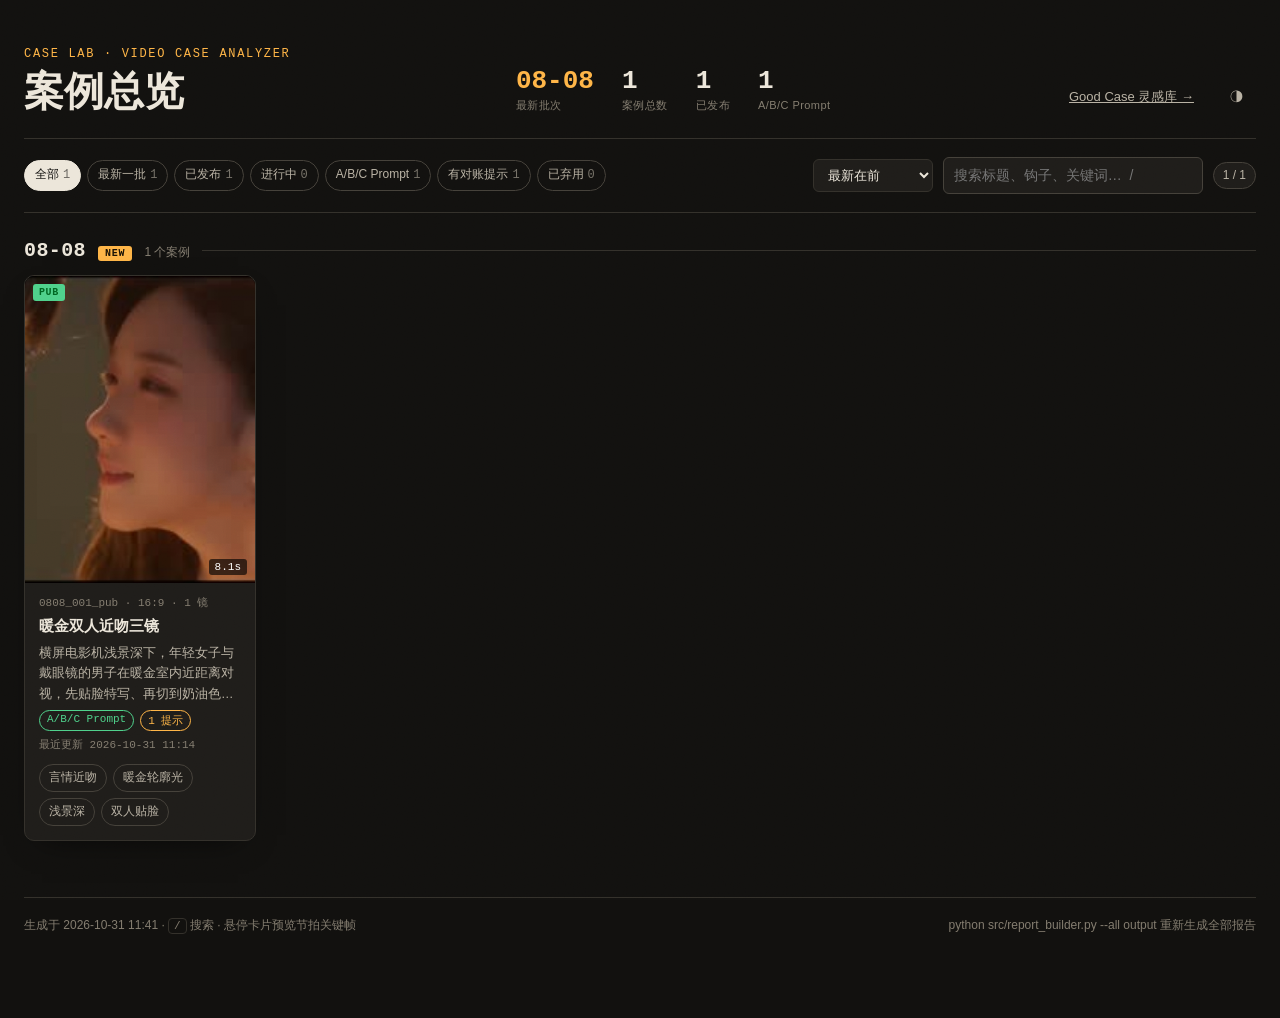
<file: examples/output/index.html>
<!doctype html>
<html lang="zh-CN" data-theme="dark">
<head>
<meta charset="utf-8">
<meta name="viewport" content="width=device-width, initial-scale=1">
<title>Case Lab · 案例总览</title>
<style>
/* Case Lab report — editing-bay aesthetic. Single file, no external fonts. */

:root {
  --serif: "Songti SC", "STSong", "Noto Serif SC", "Source Han Serif SC", "Iowan Old Style", Georgia, serif;
  --sans: "PingFang SC", "Hiragino Sans GB", "Noto Sans SC", "Microsoft YaHei", -apple-system, "Segoe UI", sans-serif;
  --mono: "SF Mono", "JetBrains Mono", "Cascadia Code", Menlo, Consolas, monospace;

  --fn-hook: #ff6b4a;
  --fn-setup: #7a8aa0;
  --fn-build: #f0b429;
  --fn-twist: #b08cff;
  --fn-payoff: #4fd18b;
  --fn-ending: #8c8577;

  --radius: 10px;
  --radius-sm: 6px;
  --maxw: 1320px;
}

[data-theme="dark"] {
  --bg: #12110f;
  --bg-2: #1a1916;
  --panel: #1f1d1a;
  --panel-2: #26241f;
  --line: #34312b;
  --line-2: #45413a;
  --ink: #ece6da;
  --ink-2: #b9b2a4;
  --ink-3: #847d70;
  --accent: #ffb547;
  --accent-ink: #1a1408;
  --accent-soft: rgba(255, 181, 71, .14);
  --good: #4fd18b;
  --warn: #ffb547;
  --bad: #ff6b4a;
  --skip: #847d70;
  --track-motion: #6fd3c4;
  --track-audio: #e58fb5;
  --track-bright: #d9cfb8;
  --shadow: 0 1px 0 rgba(255, 255, 255, .03) inset, 0 12px 32px -18px rgba(0, 0, 0, .8);
  color-scheme: dark;
}

[data-theme="light"] {
  --bg: #f4f0e8;
  --bg-2: #ece6db;
  --panel: #fbf9f4;
  --panel-2: #f3eee4;
  --line: #ddd5c6;
  --line-2: #c9bfad;
  --ink: #1d1b17;
  --ink-2: #4f4a40;
  --ink-3: #8a8274;
  --accent: #c2410c;
  --accent-ink: #fff;
  --accent-soft: rgba(194, 65, 12, .1);
  --good: #15803d;
  --warn: #b45309;
  --bad: #c2410c;
  --skip: #8a8274;
  --track-motion: #0f766e;
  --track-audio: #be185d;
  --track-bright: #6b6252;
  --shadow: 0 10px 30px -20px rgba(60, 40, 10, .35);
  color-scheme: light;
}

* { box-sizing: border-box; }
html { scroll-behavior: smooth; scroll-padding-top: 72px; }
body {
  margin: 0;
  background: var(--bg);
  color: var(--ink);
  font: 14px/1.65 var(--sans);
  -webkit-font-smoothing: antialiased;
}
button, input, select { font: inherit; color: inherit; }
img { display: block; max-width: 100%; }
.tc, .num { font-family: var(--mono); font-variant-numeric: tabular-nums; }
.dim { color: var(--ink-3); }
.spacer { flex: 1; }

.grain {
  position: fixed; inset: 0; pointer-events: none; z-index: 100; opacity: .05; mix-blend-mode: overlay;
  background-image: url("data:image/svg+xml;utf8,<svg xmlns='http://www.w3.org/2000/svg' width='160' height='160'><filter id='n'><feTurbulence type='fractalNoise' baseFrequency='.9' numOctaves='2' stitchTiles='stitch'/></filter><rect width='100%' height='100%' filter='url(%23n)'/></svg>");
}

/* ---------- top bar ---------- */
.topbar {
  position: sticky; top: 0; z-index: 50;
  background: color-mix(in srgb, var(--bg) 82%, transparent);
  backdrop-filter: blur(14px) saturate(1.2);
  border-bottom: 1px solid var(--line);
}
.topbar-inner {
  max-width: var(--maxw); margin: 0 auto; padding: 10px 24px;
  display: flex; align-items: center; gap: 18px;
}
.brand { display: flex; align-items: center; gap: 8px; color: var(--ink); text-decoration: none; font-weight: 600; letter-spacing: .04em; white-space: nowrap; }
.brand-mark { color: var(--accent); font-size: 18px; }
.toc { display: flex; gap: 2px; overflow-x: auto; scrollbar-width: none; flex: 1; }
.toc::-webkit-scrollbar { display: none; }
.toc a {
  padding: 5px 10px; border-radius: 999px; color: var(--ink-3); text-decoration: none; white-space: nowrap; font-size: 13px;
  transition: color .15s, background .15s;
}
.toc a:hover { color: var(--ink); }
.toc a.on { color: var(--accent); background: var(--accent-soft); }
.top-actions { display: flex; align-items: center; gap: 8px; }

.btn {
  display: inline-flex; align-items: center; gap: 6px; cursor: pointer;
  padding: 6px 12px; border-radius: var(--radius-sm); border: 1px solid var(--line-2);
  background: var(--panel-2); font-size: 13px; white-space: nowrap;
  transition: border-color .15s, background .15s, transform .1s;
}
.btn:hover { border-color: var(--accent); }
.btn:active { transform: translateY(1px); }
.btn.ghost { background: transparent; border-color: transparent; color: var(--ink-2); }
.btn.ghost:hover { color: var(--ink); border-color: var(--line-2); }
.btn.icon { width: 32px; height: 32px; padding: 0; justify-content: center; }
.btn.on { background: var(--accent); color: var(--accent-ink); border-color: var(--accent); }
.btn.primary { background: var(--accent); color: var(--accent-ink); border-color: var(--accent); font-weight: 600; }

.check-pill {
  font-size: 12px; padding: 4px 10px; border-radius: 999px; border: 1px solid var(--line-2);
  color: var(--ink-2); cursor: pointer; white-space: nowrap;
}
.check-pill b { font-weight: 600; }
.check-pill .ok { color: var(--good); }
.check-pill .w { color: var(--warn); }
.check-pill .f { color: var(--bad); }

/* ---------- page ---------- */
.page { max-width: var(--maxw); margin: 0 auto; padding: 0 24px 80px; }

.hero {
  display: grid; grid-template-columns: minmax(0, 1.35fr) minmax(0, 1fr); gap: 40px;
  padding: 48px 0 36px; border-bottom: 1px solid var(--line);
  animation: rise .6s ease both;
}
.hero-kicker { font: 12px/1 var(--mono); letter-spacing: .14em; color: var(--accent); text-transform: uppercase; }
.hero h1 {
  font: 600 clamp(28px, 3.6vw, 44px)/1.18 var(--serif); margin: 14px 0 18px; letter-spacing: .01em;
  text-wrap: balance;
}
.hero .quote {
  font: 400 18px/1.75 var(--serif); color: var(--ink); margin: 0 0 18px;
  padding-left: 16px; border-left: 3px solid var(--accent);
}
.hero .meta-row { display: flex; flex-wrap: wrap; gap: 6px; }
.chip {
  display: inline-flex; align-items: center; gap: 5px; padding: 3px 9px; border-radius: 999px;
  border: 1px solid var(--line-2); font-size: 12px; color: var(--ink-2); background: var(--panel);
}
.chip b { color: var(--ink); font-weight: 600; }
.chip.accent { border-color: var(--accent); color: var(--accent); background: var(--accent-soft); }

.hero-side { display: flex; flex-direction: column; gap: 16px; }
.stat-grid { display: grid; grid-template-columns: repeat(3, 1fr); gap: 1px; background: var(--line); border: 1px solid var(--line); border-radius: var(--radius); overflow: hidden; }
.stat { background: var(--panel); padding: 14px 14px 12px; }
.stat .k { font-size: 11px; color: var(--ink-3); letter-spacing: .06em; }
.stat .v { font: 600 22px/1.3 var(--mono); margin-top: 4px; font-variant-numeric: tabular-nums; }
.stat .v small { font-size: 12px; color: var(--ink-3); font-weight: 400; margin-left: 2px; }
.stat .h { font-size: 11px; color: var(--ink-3); margin-top: 2px; }
.hero-note { font-size: 13px; color: var(--ink-2); background: var(--panel); border: 1px solid var(--line); border-radius: var(--radius); padding: 12px 14px; }
.hero-note b { color: var(--ink); }

/* ---------- blocks ---------- */
.block { padding: 44px 0 8px; animation: rise .6s ease both; }
.block-head { display: flex; align-items: flex-end; justify-content: space-between; gap: 16px; flex-wrap: wrap; margin-bottom: 18px; }
.block-head h2 { font: 600 24px/1.2 var(--serif); margin: 0; display: flex; align-items: baseline; gap: 12px; }
.block-head .idx { font: 500 12px/1 var(--mono); color: var(--accent); letter-spacing: .1em; }
.block-head .sub { margin: 0; color: var(--ink-3); font-size: 13px; }
.tools { display: flex; gap: 10px; align-items: center; flex-wrap: wrap; }

.panel { background: var(--panel); border: 1px solid var(--line); border-radius: var(--radius); box-shadow: var(--shadow); }

/* ---------- monitor ---------- */
.monitor { display: grid; grid-template-columns: minmax(0, 1fr) minmax(300px, 380px); gap: 16px; }
.monitor.portrait { grid-template-columns: minmax(260px, 360px) minmax(0, 1fr); }
.player-wrap {
  position: relative; background: #000; border-radius: var(--radius); overflow: hidden; border: 1px solid var(--line);
  display: flex; flex-direction: column;
}
.player-wrap video { width: 100%; flex: 1; min-height: 0; background: #000; max-height: 72vh; object-fit: contain; }
.player-empty {
  position: absolute; inset: 0 0 48px; display: none; flex-direction: column; align-items: center; justify-content: center; gap: 10px;
  color: #b9b2a4; background: repeating-linear-gradient(135deg, #15140f 0 12px, #1a1913 12px 24px);
}
.player-wrap.empty .player-empty { display: flex; }
.player-bar {
  display: flex; align-items: center; gap: 8px; padding: 8px 10px; background: #0d0c0a; border-top: 1px solid #2a2823; color: #ece6da;
}
.player-bar .btn { background: #1f1d1a; border-color: #3a372f; color: #ece6da; }
.player-bar .btn.on { background: var(--accent); color: var(--accent-ink); }
.player-bar select { background: #1f1d1a; border: 1px solid #3a372f; border-radius: 6px; padding: 4px 6px; color: #ece6da; }
.player-bar .tc { font-size: 13px; }

.inspector { padding: 18px; display: flex; flex-direction: column; gap: 12px; min-height: 100%; }
.insp-top { display: flex; align-items: center; justify-content: space-between; gap: 8px; }
.insp-id { font: 600 26px/1 var(--mono); }
.insp-time { font: 12px var(--mono); color: var(--ink-3); }
.insp-event { font: 500 16px/1.6 var(--serif); margin: 0; }
.insp-dl { display: grid; grid-template-columns: 52px 1fr; gap: 6px 10px; margin: 0; font-size: 13px; }
.insp-dl dt { color: var(--ink-3); font-size: 12px; padding-top: 1px; }
.insp-dl dd { margin: 0; color: var(--ink-2); }
.insp-nav { display: flex; gap: 6px; margin-top: auto; }
.insp-nav .btn { flex: 1; justify-content: center; }
.insp-progress { height: 3px; background: var(--line); border-radius: 2px; overflow: hidden; }
.insp-progress i { display: block; height: 100%; background: var(--accent); width: 0; }

.fn {
  display: inline-flex; align-items: center; gap: 5px; font: 600 11px/1 var(--mono); letter-spacing: .06em; text-transform: uppercase;
  padding: 4px 7px; border-radius: 4px; color: #111; background: var(--c, var(--fn-setup));
}
.fn[data-fn="hook"] { --c: var(--fn-hook); }
.fn[data-fn="setup"] { --c: var(--fn-setup); }
.fn[data-fn="build"] { --c: var(--fn-build); }
.fn[data-fn="twist"] { --c: var(--fn-twist); }
.fn[data-fn="payoff"] { --c: var(--fn-payoff); }
.fn[data-fn="ending"] { --c: var(--fn-ending); }
.att { display: inline-flex; gap: 2px; vertical-align: middle; }
.att i { width: 6px; height: 10px; border-radius: 1px; background: var(--line-2); }
.att i.on { background: var(--accent); }

.verdict { font-size: 11px; padding: 2px 6px; border-radius: 4px; border: 1px solid var(--line-2); color: var(--ink-2); white-space: nowrap; }
.verdict.bad { color: var(--bad); border-color: color-mix(in srgb, var(--bad) 50%, transparent); }
.verdict.hint { color: var(--warn); border-color: color-mix(in srgb, var(--warn) 50%, transparent); }
.verdict.ok { color: var(--good); border-color: color-mix(in srgb, var(--good) 40%, transparent); }

/* ---------- tracks ---------- */
.tracks { position: relative; margin-top: 16px; padding: 14px 16px 10px; }
.tracks-legend { display: flex; gap: 14px; flex-wrap: wrap; font-size: 12px; color: var(--ink-3); margin-bottom: 8px; }
.tracks-legend span { display: inline-flex; align-items: center; gap: 6px; }
.tracks-legend i { width: 10px; height: 10px; border-radius: 2px; display: inline-block; }
.tracks-canvas { position: relative; user-select: none; cursor: crosshair; touch-action: none; }
.tracks-canvas svg { display: block; width: 100%; overflow: visible; }
.tracks-canvas .lbl { font: 11px var(--sans); fill: var(--ink-3); }
.tracks-canvas .axis { font: 10px var(--mono); fill: var(--ink-3); }
.tracks-canvas .grid { stroke: var(--line); stroke-width: 1; }
.tracks-canvas .lane { fill: var(--bg-2); }
.tracks-canvas .shot { fill: var(--panel-2); stroke: var(--line-2); }
.tracks-canvas .shot.alt { fill: color-mix(in srgb, var(--panel-2) 60%, var(--line-2)); }
.tracks-canvas .shot.on { fill: var(--accent-soft); stroke: var(--accent); }
.tracks-canvas .beat { opacity: .82; transition: opacity .12s; }
.tracks-canvas .beat.on { opacity: 1; stroke: var(--ink); stroke-width: 1.5; }
.tracks-canvas .beat-t { font: 600 10px var(--mono); fill: #111; pointer-events: none; }
.tracks-canvas .curve-motion { fill: color-mix(in srgb, var(--track-motion) 28%, transparent); stroke: var(--track-motion); stroke-width: 1.2; }
.tracks-canvas .curve-audio { fill: color-mix(in srgb, var(--track-audio) 26%, transparent); stroke: var(--track-audio); stroke-width: 1.2; }
.tracks-canvas .curve-bright { fill: none; stroke: var(--track-bright); stroke-width: 1.2; stroke-dasharray: 3 2; }
.tracks-canvas .curve-att { fill: color-mix(in srgb, var(--accent) 18%, transparent); stroke: var(--accent); stroke-width: 1.6; }
.tracks-canvas .onset { stroke: var(--track-audio); stroke-width: 1; opacity: .75; }
.tracks-canvas .cut { stroke: var(--ink); stroke-width: 1; opacity: .55; }
.tracks-canvas .cut.sync { stroke: var(--good); opacity: 1; stroke-width: 2; }
.tracks-canvas .peak { fill: var(--accent); cursor: pointer; }
.tracks-canvas .playhead { stroke: var(--accent); stroke-width: 2; }
.tracks-canvas .hoverline { stroke: var(--ink-2); stroke-width: 1; stroke-dasharray: 2 3; }
.tracks-canvas .loop { fill: var(--accent-soft); stroke: var(--accent); stroke-dasharray: 4 3; }

.scrub-tip {
  position: absolute; z-index: 5; pointer-events: none; width: 188px;
  background: var(--panel); border: 1px solid var(--line-2); border-radius: 8px; padding: 6px; box-shadow: 0 14px 30px -12px rgba(0, 0, 0, .6);
  font-size: 12px;
}
.scrub-tip img { width: 100%; border-radius: 4px; margin-bottom: 6px; background: #000; max-height: 200px; object-fit: contain; }
.scrub-tip .row { display: flex; justify-content: space-between; color: var(--ink-3); }
.scrub-tip .row b { color: var(--ink); font-family: var(--mono); font-weight: 500; }
.scrub-tip .tt { font: 600 13px var(--mono); margin-bottom: 4px; }

/* ---------- beats ---------- */
.chips { display: flex; gap: 6px; flex-wrap: wrap; }
.chips button {
  padding: 4px 10px; border-radius: 999px; border: 1px solid var(--line-2); background: transparent; cursor: pointer; font-size: 12px; color: var(--ink-2);
}
.chips button.on { background: var(--ink); color: var(--bg); border-color: var(--ink); }
.chips button .n { font-family: var(--mono); opacity: .6; margin-left: 4px; }
.search {
  width: 260px; padding: 6px 10px; border-radius: var(--radius-sm); border: 1px solid var(--line-2); background: var(--panel);
}
.search:focus { outline: none; border-color: var(--accent); }
.seg { display: inline-flex; border: 1px solid var(--line-2); border-radius: var(--radius-sm); overflow: hidden; }
.seg button { border: 0; background: transparent; padding: 5px 10px; cursor: pointer; color: var(--ink-3); }
.seg button.on { background: var(--panel-2); color: var(--ink); }

.beats.list .beat-row {
  display: grid; grid-template-columns: 196px 128px minmax(0, 1.5fr) minmax(0, 1fr) minmax(0, 1fr); gap: 16px;
  padding: 14px 16px; border-bottom: 1px solid var(--line); cursor: pointer; position: relative;
  transition: background .12s;
}
.beats.list .beat-row:hover { background: var(--panel); }
.beats.list .beat-row.on { background: var(--accent-soft); }
.beats.list .beat-row.on::before { content: ""; position: absolute; left: 0; top: 0; bottom: 0; width: 3px; background: var(--accent); }
.beats.list .beat-row:first-child { border-top: 1px solid var(--line); }
.thumbs { display: grid; grid-template-columns: 1fr 1fr; gap: 4px; align-self: start; }
.thumbs.portrait { grid-template-columns: 1fr 1fr; max-width: 140px; }
.thumbs figure { margin: 0; position: relative; border-radius: 4px; overflow: hidden; background: #000; cursor: zoom-in; aspect-ratio: var(--ar, 16/9); }
.thumbs img { width: 100%; height: 100%; object-fit: cover; transition: transform .25s; }
.thumbs figure:hover img { transform: scale(1.05); }
.thumbs figcaption { position: absolute; left: 3px; bottom: 3px; font: 600 9px var(--mono); color: #fff; background: rgba(0, 0, 0, .6); padding: 1px 4px; border-radius: 2px; }
.thumbs .none { aspect-ratio: var(--ar, 16/9); border: 1px dashed var(--line-2); border-radius: 4px; display: grid; place-items: center; font-size: 10px; color: var(--ink-3); }
.beat-meta { display: flex; flex-direction: column; gap: 6px; font-size: 12px; }
.beat-meta .bid { font: 600 16px var(--mono); }
.beat-meta .bt { font: 12px var(--mono); color: var(--ink-3); }
.beat-main .ev { font: 500 14.5px/1.6 var(--serif); margin: 0 0 6px; }
.beat-main .act { color: var(--ink-2); margin: 0; font-size: 13px; }
.beat-col h5 { margin: 0 0 4px; font-size: 11px; font-weight: 500; color: var(--ink-3); letter-spacing: .06em; }
.beat-col p { margin: 0 0 8px; color: var(--ink-2); font-size: 13px; }
.motion-meter { display: flex; align-items: center; gap: 6px; margin-bottom: 6px; }
.motion-meter .bar { flex: 1; height: 4px; background: var(--line); border-radius: 2px; overflow: hidden; max-width: 90px; }
.motion-meter .bar i { display: block; height: 100%; background: var(--track-motion); }
.motion-meter .num { font-size: 11px; color: var(--ink-3); }
mark { background: color-mix(in srgb, var(--accent) 35%, transparent); color: inherit; border-radius: 2px; padding: 0 1px; }

.beats.cards { display: grid; grid-template-columns: repeat(auto-fill, minmax(260px, 1fr)); gap: 14px; }
.beats.cards .beat-row {
  display: flex; flex-direction: column; gap: 10px; padding: 12px; background: var(--panel); border: 1px solid var(--line);
  border-radius: var(--radius); cursor: pointer;
}
.beats.cards .beat-row.on { border-color: var(--accent); box-shadow: 0 0 0 1px var(--accent); }
.beats.cards .beat-col:not(.cam) { display: none; }
.beats.cards .thumbs { max-width: none; }
.beats.cards .beat-meta { flex-direction: row; align-items: center; flex-wrap: wrap; }
.empty-note { padding: 30px; text-align: center; color: var(--ink-3); border: 1px dashed var(--line-2); border-radius: var(--radius); }

/* ---------- generic cards ---------- */
.grid { display: grid; gap: 14px; }
.grid.c2 { grid-template-columns: repeat(2, minmax(0, 1fr)); }
.grid.c3 { grid-template-columns: repeat(3, minmax(0, 1fr)); }
.grid.c4 { grid-template-columns: repeat(4, minmax(0, 1fr)); }
.card { padding: 16px 18px; }
.card h4 { margin: 0 0 10px; font: 600 15px/1.3 var(--serif); display: flex; align-items: center; gap: 8px; }
.card h4 .tag { font: 500 10px var(--mono); color: var(--ink-3); letter-spacing: .08em; text-transform: uppercase; margin-left: auto; }
.card p { margin: 0 0 8px; color: var(--ink-2); }
.card ul { margin: 0; padding: 0; list-style: none; display: flex; flex-direction: column; gap: 7px; }
.card li { position: relative; padding-left: 16px; color: var(--ink-2); }
.card li::before { content: ""; position: absolute; left: 2px; top: .7em; width: 6px; height: 1px; background: var(--accent); }
.card.feature { border-color: color-mix(in srgb, var(--accent) 45%, var(--line)); background: linear-gradient(160deg, var(--accent-soft), transparent 60%), var(--panel); }
.card.feature .big { font: 500 17px/1.7 var(--serif); color: var(--ink); }
.kv { display: grid; grid-template-columns: 96px 1fr; gap: 8px 14px; margin: 0; }
.kv dt { color: var(--ink-3); font-size: 12px; padding-top: 2px; }
.kv dd { margin: 0; color: var(--ink-2); }
.tagset { display: flex; flex-wrap: wrap; gap: 6px; }

.col-keep { --c: var(--good); }
.col-swap { --c: var(--fn-build); }
.col-no { --c: var(--bad); }
.transfer-col { border-top: 3px solid var(--c); }
.transfer-col h4 { color: var(--c); }
.transfer-col li::before { background: var(--c); }

.palette { display: flex; height: 54px; border-radius: var(--radius-sm); overflow: hidden; border: 1px solid var(--line); }
.palette div { position: relative; min-width: 28px; }
.palette span { position: absolute; left: 6px; bottom: 4px; font: 10px var(--mono); color: #fff; mix-blend-mode: difference; }

.peaks { display: flex; flex-direction: column; gap: 8px; }
.peak-item { display: grid; grid-template-columns: 64px 1fr; gap: 10px; align-items: start; padding: 8px 10px; border-radius: var(--radius-sm); border: 1px solid var(--line); cursor: pointer; background: var(--bg-2); }
.peak-item:hover { border-color: var(--accent); }
.peak-item .tc { color: var(--accent); font-weight: 600; }

.big-num { font: 600 42px/1 var(--mono); font-variant-numeric: tabular-nums; color: var(--accent); }
.big-num small { font-size: 16px; color: var(--ink-3); margin-left: 4px; }

/* ---------- prompts ---------- */
.prompt-intro { padding: 14px 18px; margin-bottom: 14px; color: var(--ink-2); font-size: 13px; white-space: pre-wrap; }
.tabs { display: flex; gap: 6px; border-bottom: 1px solid var(--line); margin-bottom: 16px; overflow-x: auto; }
.tabs button {
  border: 0; background: transparent; padding: 10px 14px; cursor: pointer; color: var(--ink-3); border-bottom: 2px solid transparent; margin-bottom: -1px; white-space: nowrap;
  font-size: 14px;
}
.tabs button .k { font: 600 11px var(--mono); margin-right: 6px; padding: 2px 5px; border: 1px solid currentColor; border-radius: 3px; }
.tabs button.on { color: var(--ink); border-bottom-color: var(--accent); }
.prompt-blocks { display: grid; gap: 14px; grid-template-columns: repeat(auto-fit, minmax(420px, 1fr)); }
.prompt-block { display: flex; flex-direction: column; overflow: hidden; }
.prompt-head { display: flex; align-items: center; gap: 10px; padding: 12px 16px; border-bottom: 1px solid var(--line); background: var(--panel-2); }
.prompt-head h4 { margin: 0; font: 600 14px var(--serif); }
.prompt-head .count { font: 11px var(--mono); color: var(--ink-3); margin-left: auto; }
.prompt-body {
  padding: 14px 16px; margin: 0; white-space: pre-wrap; word-break: break-word; font: 13px/1.85 var(--sans); color: var(--ink-2);
  max-height: 460px; overflow: auto;
}
.prompt-body .lead { color: var(--accent); font-weight: 600; }
.prompt-block.expanded .prompt-body { max-height: none; }
.prompt-legacy { padding: 12px 18px; margin-bottom: 14px; font-size: 13px; line-height: 1.7; color: var(--ink-2); border-left: 3px solid var(--accent); }
.prompt-tabbar { display: flex; align-items: center; justify-content: space-between; gap: 12px; margin: -6px 0 12px; font-size: 12px; }
.tabs button.partial { opacity: .7; }
.prompt-block.partial { border-style: dashed; }
.badge-partial { font: 600 11px var(--sans); padding: 2px 8px; border-radius: 999px; color: var(--accent); border: 1px solid currentColor; white-space: nowrap; }
.prompt-directions { padding: 14px 18px; margin-top: 14px; }
.prompt-directions h4 { margin: 0 0 8px; font: 600 14px var(--serif); }
.prompt-directions ul { margin: 0 0 8px; padding-left: 18px; font-size: 13px; line-height: 1.8; color: var(--ink-2); }
.prompt-directions p { margin: 0; font-size: 12px; }

/* ---------- checks ---------- */
.checks { display: flex; flex-direction: column; }
.check { display: grid; grid-template-columns: 28px 160px 1fr; gap: 12px; padding: 12px 16px; border-bottom: 1px solid var(--line); align-items: start; }
.check:last-child { border-bottom: 0; }
.check .ico { width: 22px; height: 22px; border-radius: 50%; display: grid; place-items: center; font-size: 12px; font-weight: 700; }
.check.pass .ico { background: color-mix(in srgb, var(--good) 18%, transparent); color: var(--good); }
.check.warn .ico { background: color-mix(in srgb, var(--warn) 18%, transparent); color: var(--warn); }
.check.fail .ico { background: color-mix(in srgb, var(--bad) 18%, transparent); color: var(--bad); }
.check.skip .ico { background: var(--panel-2); color: var(--skip); }
.check .nm { font-weight: 600; }
.check .dt { color: var(--ink-2); }
.check .refs { display: inline-flex; gap: 4px; flex-wrap: wrap; margin-left: 6px; }
.check .refs button { font: 11px var(--mono); padding: 1px 6px; border-radius: 3px; border: 1px solid var(--line-2); background: transparent; cursor: pointer; }
.check .refs button:hover { border-color: var(--accent); color: var(--accent); }

.foot { margin-top: 56px; padding-top: 18px; border-top: 1px solid var(--line); color: var(--ink-3); font-size: 12px; display: flex; flex-wrap: wrap; gap: 18px; justify-content: space-between; }

/* ---------- overlays ---------- */
.lightbox { position: fixed; inset: 0; z-index: 200; background: rgba(8, 7, 6, .92); display: flex; align-items: center; justify-content: center; gap: 12px; }
.lightbox[hidden] { display: none; }
.lightbox figure { margin: 0; max-width: 86vw; max-height: 88vh; display: flex; flex-direction: column; align-items: center; gap: 10px; }
.lightbox img { max-height: 80vh; max-width: 86vw; object-fit: contain; border-radius: 6px; }
.lightbox figcaption { color: #ece6da; font-size: 13px; text-align: center; max-width: 720px; }
.lb-close { position: absolute; top: 16px; right: 20px; background: none; border: 0; color: #fff; font-size: 30px; cursor: pointer; }
.lb-nav { background: rgba(255, 255, 255, .08); border: 0; color: #fff; font-size: 30px; width: 44px; height: 64px; border-radius: 8px; cursor: pointer; }
.keys { position: fixed; inset: 0; z-index: 200; background: rgba(8, 7, 6, .7); display: grid; place-items: center; }
.keys[hidden] { display: none; }
.keys-card { background: var(--panel); border: 1px solid var(--line-2); border-radius: 12px; padding: 22px 26px; min-width: 300px; }
.keys-card h3 { margin: 0 0 12px; font: 600 18px var(--serif); }
.keys-card dl { display: grid; grid-template-columns: 90px 1fr; gap: 8px; margin: 0; }
.keys-card dt { font: 12px var(--mono); color: var(--accent); }
.keys-card dd { margin: 0; color: var(--ink-2); }
.toast { position: fixed; bottom: 24px; left: 50%; transform: translateX(-50%); z-index: 300; background: var(--ink); color: var(--bg); padding: 8px 16px; border-radius: 999px; font-size: 13px; animation: rise .25s ease both; }
.toast[hidden] { display: none; }

@keyframes rise { from { opacity: 0; transform: translateY(8px); } to { opacity: 1; transform: none; } }

/* ---------- responsive ---------- */
@media (max-width: 1100px) {
  .beats.list .beat-row { grid-template-columns: 176px 110px minmax(0, 1fr); }
  .beats.list .beat-col { grid-column: 3; }
  .grid.c4 { grid-template-columns: repeat(2, minmax(0, 1fr)); }
}
@media (max-width: 860px) {
  .hero { grid-template-columns: 1fr; gap: 24px; padding-top: 28px; }
  .monitor, .monitor.portrait { grid-template-columns: 1fr; }
  .grid.c2, .grid.c3 { grid-template-columns: 1fr; }
  .prompt-blocks { grid-template-columns: 1fr; }
  .toc { display: none; }
  .search { width: 100%; }
  .check { grid-template-columns: 28px 1fr; }
  .check .dt { grid-column: 2; }
}
@media (max-width: 560px) {
  .page, .topbar-inner { padding-left: 14px; padding-right: 14px; }
  .beats.list .beat-row { grid-template-columns: 1fr; }
  .beats.list .beat-col { grid-column: auto; }
  .stat-grid { grid-template-columns: repeat(2, 1fr); }
  .grid.c4 { grid-template-columns: 1fr; }
  .check-pill { display: none; }
}
@media (prefers-reduced-motion: reduce) { * { animation: none !important; transition: none !important; } html { scroll-behavior: auto; } }

/* ---------- index page ---------- */
.idx-head { padding: 48px 0 24px; border-bottom: 1px solid var(--line); display: flex; justify-content: space-between; align-items: flex-end; gap: 20px; flex-wrap: wrap; }
.idx-head h1 { font: 600 40px/1.1 var(--serif); margin: 10px 0 0; }
.idx-tools { display: flex; gap: 10px; align-items: center; flex-wrap: wrap; padding: 18px 0; }
.idx-grid { display: grid; grid-template-columns: repeat(auto-fill, minmax(230px, 1fr)); gap: 18px; }
.case-card { display: flex; flex-direction: column; text-decoration: none; color: inherit; overflow: hidden; transition: transform .2s, border-color .2s; animation: rise .5s ease both; }
.case-card:hover { transform: translateY(-3px); border-color: var(--accent); }
.case-card .cover { aspect-ratio: 3/4; background: #000 center/cover no-repeat; position: relative; }
.case-card .cover .badge { position: absolute; top: 8px; left: 8px; font: 600 10px var(--mono); padding: 3px 6px; border-radius: 3px; background: rgba(0, 0, 0, .65); color: #fff; letter-spacing: .06em; }
.case-card .cover .badge.pub { background: var(--good); color: #062; }
.case-card .cover .badge.del { background: #555; }
.case-card .cover .dur { position: absolute; bottom: 8px; right: 8px; font: 11px var(--mono); padding: 2px 6px; border-radius: 3px; background: rgba(0, 0, 0, .65); color: #fff; }
.case-card .body { padding: 12px 14px 14px; display: flex; flex-direction: column; gap: 6px; flex: 1; }
.case-card .cid { font: 11px var(--mono); color: var(--ink-3); }
.case-card h3 { font: 600 15px/1.4 var(--serif); margin: 0; }
.case-card p { margin: 0; font-size: 12.5px; color: var(--ink-2); display: -webkit-box; -webkit-line-clamp: 3; -webkit-box-orient: vertical; overflow: hidden; }
.case-card .foot-row { margin-top: auto; display: flex; gap: 6px; flex-wrap: wrap; padding-top: 6px; }
.case-card.no-report { opacity: .55; }

.idx-stats { display: flex; gap: 28px; flex-wrap: wrap; }
.idx-stats div { display: flex; flex-direction: column; gap: 2px; }
.idx-stats b { font: 600 26px/1 var(--mono); color: var(--ink); font-variant-numeric: tabular-nums; }
.idx-stats span { font-size: 11px; color: var(--ink-3); letter-spacing: .04em; }
.idx-stats .accent b { color: var(--accent); }
.idx-tools { position: sticky; top: 0; z-index: 5; background: var(--bg); border-bottom: 1px solid var(--line); margin-bottom: 8px; }
.idx-tools select { background: var(--panel); color: var(--ink); border: 1px solid var(--line); border-radius: 6px; padding: 7px 10px; font-size: 13px; }
.idx-tools .search { min-width: 220px; }
.chips button .n { font-family: var(--mono); opacity: .6; margin-left: 4px; }
.batch { margin: 26px 0 12px; display: flex; align-items: baseline; gap: 12px; }
.batch h2 { margin: 0; font: 600 20px var(--mono); letter-spacing: .02em; }
.batch .meta { font-size: 12px; color: var(--ink-3); }
.batch .new { font: 700 10px var(--mono); padding: 2px 7px; border-radius: 3px; background: var(--accent); color: #1a1205; letter-spacing: .08em; }
.batch .line { flex: 1; height: 1px; background: var(--line); align-self: center; }
.case-card .cover { transition: background-image .15s; }
.case-card .cover .prog { position: absolute; left: 8px; right: 8px; bottom: 30px; display: flex; gap: 3px; opacity: 0; transition: opacity .2s; }
.case-card:hover .cover .prog { opacity: 1; }
.case-card .cover .prog i { flex: 1; height: 2px; border-radius: 2px; background: rgba(255,255,255,.35); }
.case-card .cover .prog i.on { background: #fff; }
.case-card .cover .newdot { position: absolute; top: 8px; right: 8px; font: 700 10px var(--mono); padding: 3px 6px; border-radius: 3px; background: var(--accent); color: #1a1205; letter-spacing: .06em; }
.case-card .status-row { display: flex; gap: 6px; flex-wrap: wrap; font: 11px var(--mono); }
.case-card .st { padding: 2px 7px; border-radius: 999px; border: 1px solid var(--line); color: var(--ink-3); }
.case-card .st.ok { color: var(--good); border-color: currentColor; }
.case-card .st.warn { color: var(--accent); border-color: currentColor; }
.case-card .st.bad { color: #ff6b6b; border-color: currentColor; }
.idx-grid mark { background: color-mix(in srgb, var(--accent) 35%, transparent); color: inherit; border-radius: 2px; }
.kbd { font: 11px var(--mono); border: 1px solid var(--line); border-radius: 4px; padding: 1px 5px; color: var(--ink-3); }
</style>
</head>
<body>
<div class="grain" aria-hidden="true"></div>
<main class="page">
  <header class="idx-head">
    <div>
      <div class="hero-kicker">Case Lab · Video Case Analyzer</div>
      <h1>案例总览</h1>
    </div>
    <div class="idx-stats" id="stats"></div>
    <div class="tools">
      <a class="btn ghost" id="goodLink" href="goodcase.html" hidden>Good Case 灵感库 →</a>
      <button class="btn ghost" id="btnTheme" title="切换明暗">◑</button>
    </div>
  </header>
  <div class="idx-tools">
    <div class="chips" id="filters"></div>
    <span class="spacer"></span>
    <select id="sort" aria-label="排序">
      <option value="new">最新在前</option>
      <option value="old">最早在前</option>
      <option value="updated">最近更新在前</option>
      <option value="dur">时长从长到短</option>
      <option value="title">标题 A→Z</option>
    </select>
    <input class="search" id="q" type="search" placeholder="搜索标题、钩子、关键词…  /">
    <span class="chip" id="count"></span>
  </div>
  <div id="grid"></div>
  <footer class="foot" id="foot"></footer>
</main>
<script id="cases" type="application/json">{"cases": [{"id": "0808_001_pub", "title": "暖金双人近吻三镜", "one_sentence": "横屏电影机浅景深下，年轻女子与戴眼镜的男子在暖金室内近距离对视，先贴脸特写、再切到奶油色吊带裙拥抱、再切回额贴额近吻，用三镜把亲密张力拉满。", "duration": 8.07, "aspect": "16:9", "format": "short-film", "pace": "slow", "shots": 1, "hook": "开场即贴脸对视的亲密名场面", "keywords": ["言情近吻", "暖金轮廓光", "浅景深", "双人贴脸"], "cover": "0808_001_pub/report_assets/B01a.jpg", "report": "0808_001_pub/report.html", "has_prompts": true, "status": "pub", "batch": "0808", "seq": 1, "mtime": 1793416456, "updated_at": "2026-10-31 11:14", "updated_ts": 1793416456, "thumbs": ["0808_001_pub/report_assets/B01a.jpg", "0808_001_pub/report_assets/B02a.jpg", "0808_001_pub/report_assets/B03a.jpg"], "checks": {"pass": 8, "warn": 1, "fail": 0, "skip": 1}, "prompt_kind": "abc"}], "goodcase": 0, "generated_at": "2026-10-31 11:41"}</script>
<script>
(() => {
  const DATA = JSON.parse(document.getElementById('cases').textContent);
  const CASES = DATA.cases;
  if (DATA.goodcase) { const g = document.getElementById('goodLink'); g.hidden = false; g.textContent = `Good Case 灵感库 · ${DATA.goodcase} →`; }
  const ESC = { '&': '&amp;', '<': '&lt;', '>': '&gt;', '"': '&quot;', "'": '&#39;' };
  const esc = (s) => String(s ?? '').replace(/[&<>"']/g, (c) => ESC[c]);
  const $ = (s) => document.querySelector(s);

  const saved = localStorage.getItem('vca-theme');
  if (saved) document.documentElement.dataset.theme = saved;
  $('#btnTheme').onclick = () => {
    const next = document.documentElement.dataset.theme === 'dark' ? 'light' : 'dark';
    document.documentElement.dataset.theme = next;
    localStorage.setItem('vca-theme', next);
  };

  // Persisted view state
  const S = Object.assign({ filter: 'all', sort: 'new', q: '' }, JSON.parse(localStorage.getItem('vca-index') || '{}'));
  const persist = () => localStorage.setItem('vca-index', JSON.stringify(S));

  const latestBatch = CASES.reduce((m, c) => (c.batch > m ? c.batch : m), '');
  const fmtBatch = (b) => (b && b.length === 4 ? `${b.slice(0, 2)}-${b.slice(2)}` : b || '—');

  const FILTERS = [
    ['all', '全部', () => true],
    ['new', '最新一批', (c) => c.batch === latestBatch],
    ['pub', '已发布', (c) => c.status === 'pub'],
    ['wip', '进行中', (c) => !c.status],
    ['abc', 'A/B/C Prompt', (c) => c.prompt_kind === 'abc'],
    ['warn', '有对账提示', (c) => c.checks && (c.checks.warn || c.checks.fail)],
    ['del', '已弃用', (c) => c.status === 'del'],
  ];
  const textOf = (c) => [c.id, c.title, c.one_sentence, c.hook, ...(c.keywords || [])].join(' ').toLowerCase();
  const hl = (s) => {
    const t = esc(s);
    if (!S.q) return t;
    const re = new RegExp(S.q.replace(/[.*+?^${}()|[\]\\]/g, '\\$&'), 'gi');
    return t.replace(re, (m) => `<mark>${m}</mark>`);
  };

  const SORTS = {
    new: (a, b) => (b.batch.localeCompare(a.batch)) || (a.seq - b.seq) || (a.mtime - b.mtime),
    updated: (a, b) => (b.updated_ts || 0) - (a.updated_ts || 0),
    old: (a, b) => (a.batch.localeCompare(b.batch)) || (a.seq - b.seq) || (a.mtime - b.mtime),
    dur: (a, b) => (b.duration || 0) - (a.duration || 0),
    title: (a, b) => a.title.localeCompare(b.title, 'zh'),
  };

  function stats() {
    const n = (f) => CASES.filter(f).length;
    $('#stats').innerHTML = [
      ['accent', fmtBatch(latestBatch), '最新批次'],
      ['', CASES.length, '案例总数'],
      ['', n((c) => c.status === 'pub'), '已发布'],
      ['', n((c) => c.prompt_kind === 'abc'), 'A/B/C Prompt'],
    ].map(([cls, v, l]) => `<div class="${cls}"><b>${esc(v)}</b><span>${l}</span></div>`).join('');
  }

  function statusRow(c) {
    const out = [];
    if (c.prompt_kind === 'abc') out.push('<span class="st ok">A/B/C Prompt</span>');
    else if (c.prompt_kind === 'legacy') out.push('<span class="st">旧版 Prompt</span>');
    else out.push('<span class="st">无 Prompt</span>');
    const k = c.checks || {};
    if (k.fail) out.push(`<span class="st bad">${k.fail} 未过</span>`);
    else if (k.warn) out.push(`<span class="st warn">${k.warn} 提示</span>`);
    else if (k.pass) out.push(`<span class="st ok">对账 ${k.pass}/${k.pass + (k.skip || 0)}</span>`);
    return out.join('');
  }

  function card(c, i) {
    const tag = c.report ? 'a' : 'div';
    const thumbs = c.thumbs && c.thumbs.length ? c.thumbs : (c.cover ? [c.cover] : []);
    return `<${tag} class="panel case-card ${c.report ? '' : 'no-report'}" ${c.report ? `href="${esc(c.report)}"` : 'title="尚未生成报告"'}
        data-thumbs="${esc(JSON.stringify(thumbs))}" style="animation-delay:${Math.min(i, 16) * 25}ms">
      <div class="cover" style="${thumbs[0] ? `background-image:url('${esc(thumbs[0])}')` : ''}">
        ${c.status ? `<span class="badge ${c.status}">${c.status.toUpperCase()}</span>` : ''}
        ${c.batch === latestBatch && S.sort !== 'new' && S.sort !== 'old' ? '<span class="newdot">NEW</span>' : ''}
        ${thumbs.length > 1 ? `<div class="prog">${thumbs.map((_, j) => `<i class="${j ? '' : 'on'}"></i>`).join('')}</div>` : ''}
        ${c.duration ? `<span class="dur">${Number(c.duration).toFixed(1)}s</span>` : ''}
      </div>
      <div class="body">
        <span class="cid">${hl(c.id)}${c.aspect ? ` · ${esc(c.aspect)}` : ''}${c.shots ? ` · ${c.shots} 镜` : ''}</span>
        <h3>${hl(c.title)}</h3>
        <p>${hl(c.one_sentence)}</p>
        <div class="status-row">${statusRow(c)}</div>
        ${c.updated_at ? `<span class="cid updated" title="分析或 Prompt 的最近修改时间">最近更新 ${esc(c.updated_at)}</span>` : ''}
        <div class="foot-row">${(c.keywords || []).map((k) => `<span class="chip">${hl(k)}</span>`).join('')}</div>
      </div>
    </${tag}>`;
  }

  function render() {
    const fn = (FILTERS.find((f) => f[0] === S.filter) || FILTERS[0])[2];
    $('#filters').innerHTML = FILTERS.map(([k, l, f]) =>
      `<button data-f="${k}" class="${S.filter === k ? 'on' : ''}">${l}<span class="n">${CASES.filter(f).length}</span></button>`).join('');
    document.querySelectorAll('#filters button').forEach((b) => (b.onclick = () => { S.filter = b.dataset.f; persist(); render(); }));
    $('#sort').value = S.sort;

    const rows = CASES.filter((c) => fn(c) && (!S.q || textOf(c).includes(S.q))).sort(SORTS[S.sort]);
    $('#count').textContent = `${rows.length} / ${CASES.length}`;
    if (!rows.length) { $('#grid').innerHTML = '<div class="empty-note">没有匹配的案例</div>'; return; }

    let i = 0;
    if (S.sort === 'new' || S.sort === 'old') {
      const groups = [];
      rows.forEach((c) => {
        const g = groups[groups.length - 1];
        if (g && g.batch === c.batch) g.items.push(c); else groups.push({ batch: c.batch, items: [c] });
      });
      $('#grid').innerHTML = groups.map((g) => `
        <div class="batch"><h2>${fmtBatch(g.batch)}</h2>${g.batch === latestBatch ? '<span class="new">NEW</span>' : ''}
          <span class="meta">${g.items.length} 个案例</span><span class="line"></span></div>
        <div class="idx-grid">${g.items.map((c) => card(c, i++)).join('')}</div>`).join('');
    } else {
      $('#grid').innerHTML = `<div class="idx-grid" style="margin-top:18px">${rows.map((c) => card(c, i++)).join('')}</div>`;
    }
  }

  // Hover: cycle through beat keyframes
  let timer = null;
  document.addEventListener('mouseover', (e) => {
    const el = e.target.closest('.case-card');
    if (!el || el.dataset.cycling) return;
    const thumbs = JSON.parse(el.dataset.thumbs || '[]');
    if (thumbs.length < 2) return;
    thumbs.forEach((t) => { new Image().src = t; });
    el.dataset.cycling = '1';
    let k = 0;
    const cover = el.querySelector('.cover');
    const bars = el.querySelectorAll('.prog i');
    const step = () => {
      k = (k + 1) % thumbs.length;
      cover.style.backgroundImage = `url('${thumbs[k]}')`;
      bars.forEach((b, j) => b.classList.toggle('on', j === k));
    };
    clearInterval(timer);
    timer = setInterval(step, 650);
    el.addEventListener('mouseleave', () => {
      clearInterval(timer);
      delete el.dataset.cycling;
      cover.style.backgroundImage = `url('${thumbs[0]}')`;
      bars.forEach((b, j) => b.classList.toggle('on', j === 0));
    }, { once: true });
  });

  $('#sort').onchange = (e) => { S.sort = e.target.value; persist(); render(); };
  const qEl = $('#q');
  qEl.value = S.q;
  qEl.addEventListener('input', (e) => { S.q = e.target.value.trim().toLowerCase(); persist(); render(); });
  document.addEventListener('keydown', (e) => {
    if (e.key === '/' && document.activeElement !== qEl) { e.preventDefault(); qEl.focus(); }
    if (e.key === 'Escape' && document.activeElement === qEl) { qEl.value = ''; S.q = ''; persist(); render(); qEl.blur(); }
  });

  $('#foot').innerHTML = `<span>生成于 ${esc(DATA.generated_at)} · <span class="kbd">/</span> 搜索 · 悬停卡片预览节拍关键帧</span><span>python src/report_builder.py --all output 重新生成全部报告</span>`;
  stats();
  render();
})();
</script>
</body>
</html>
</file>
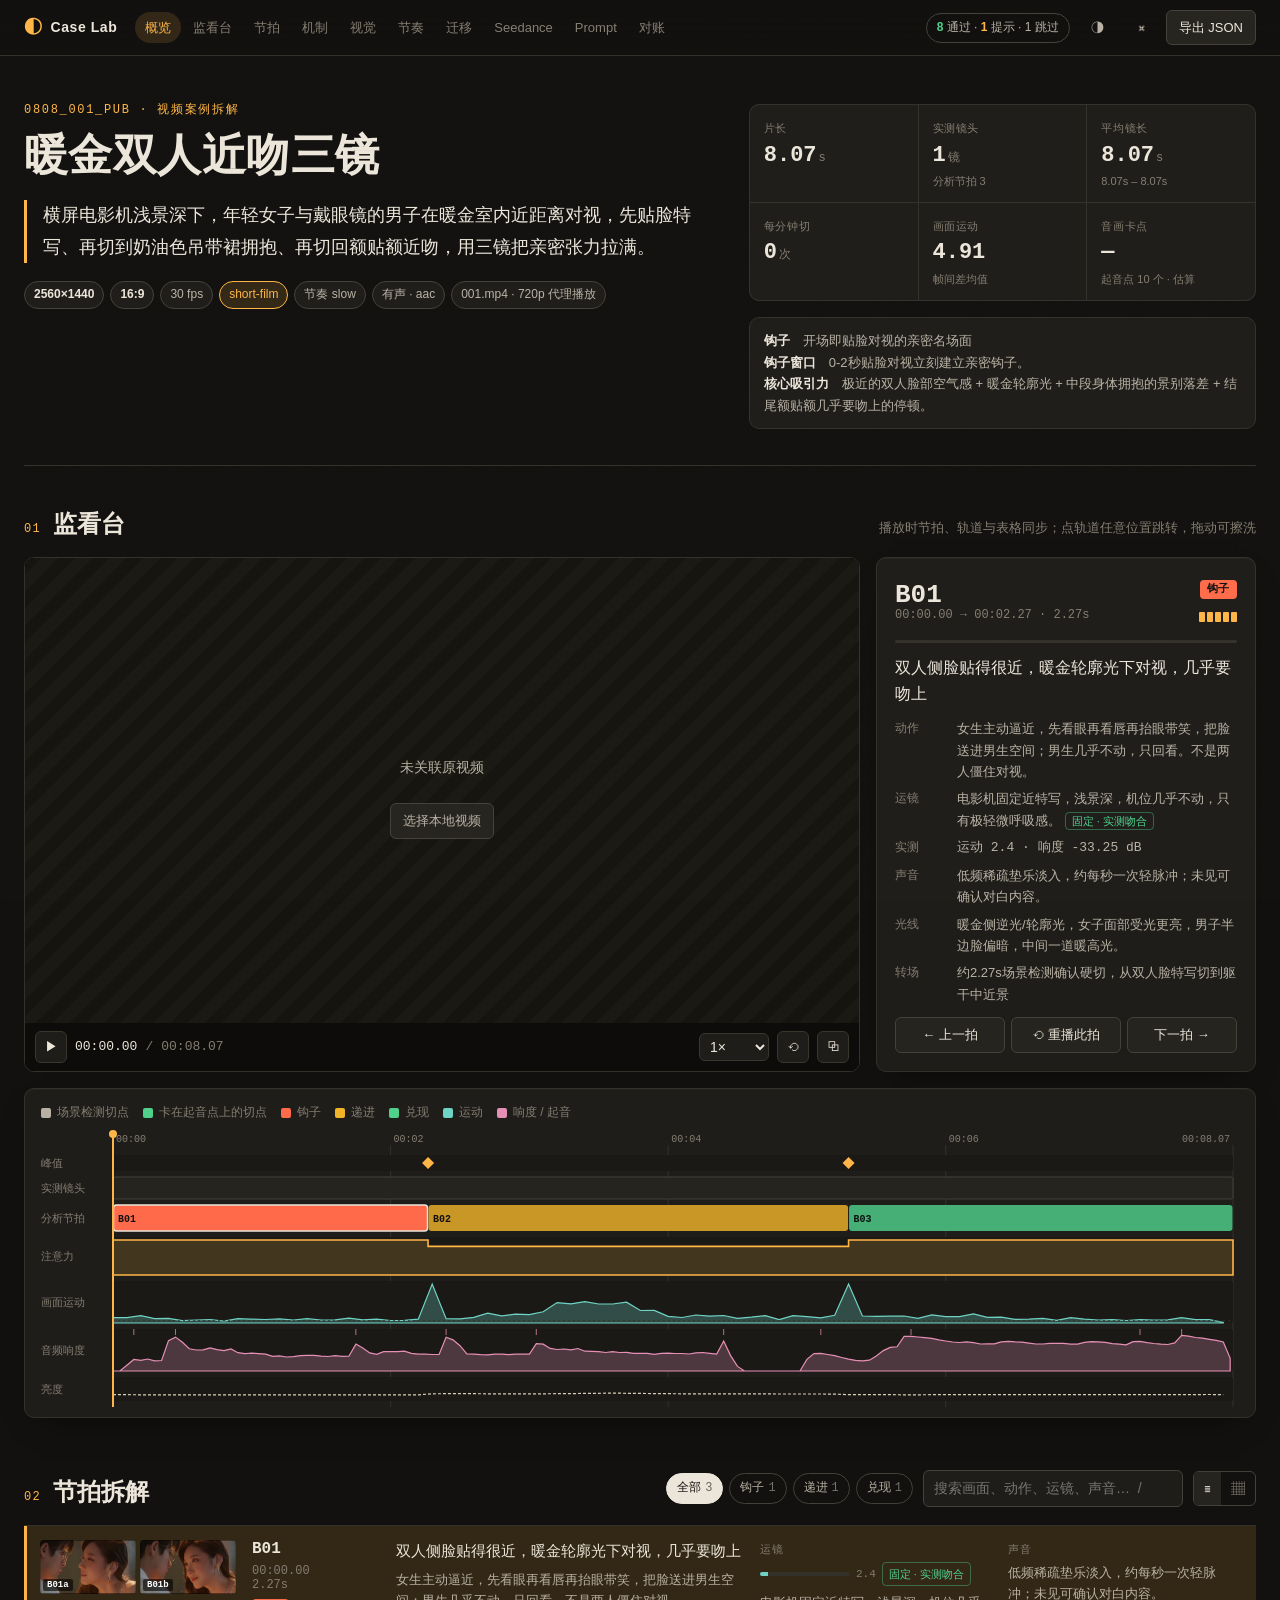
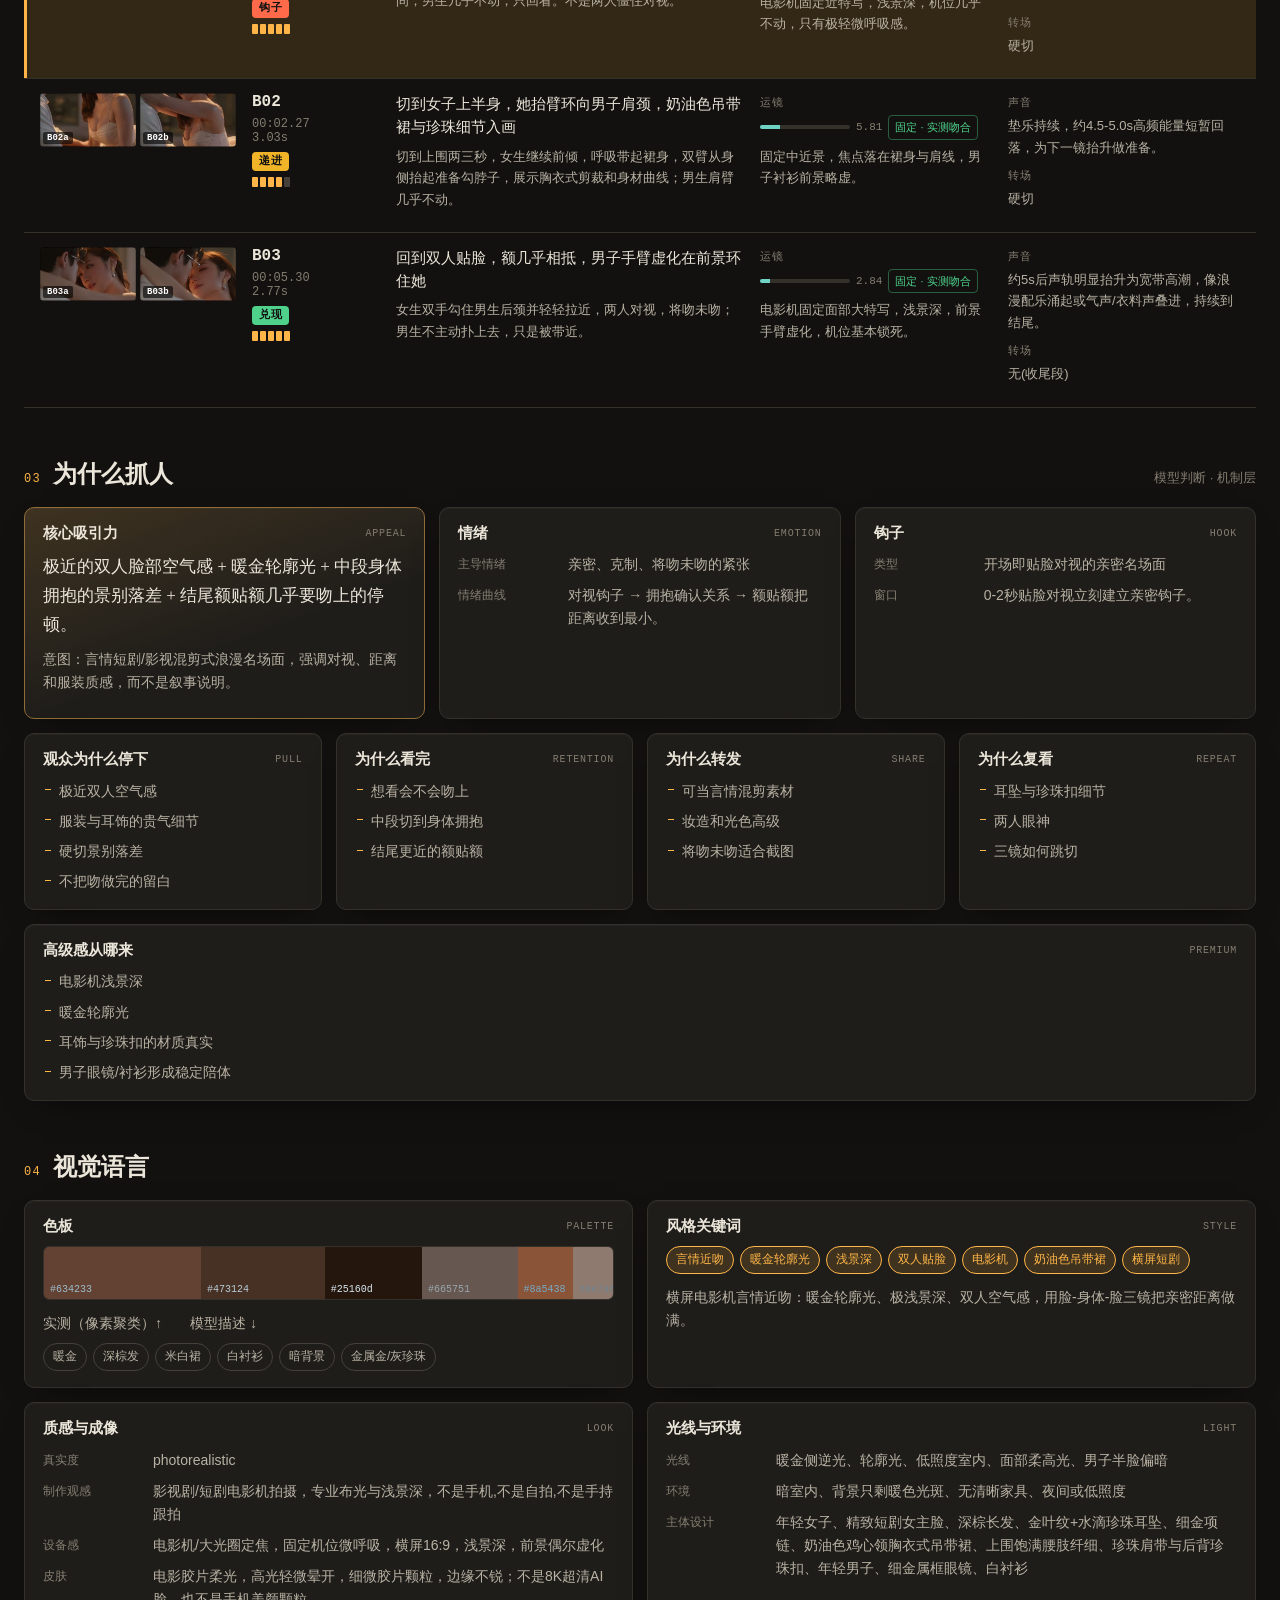
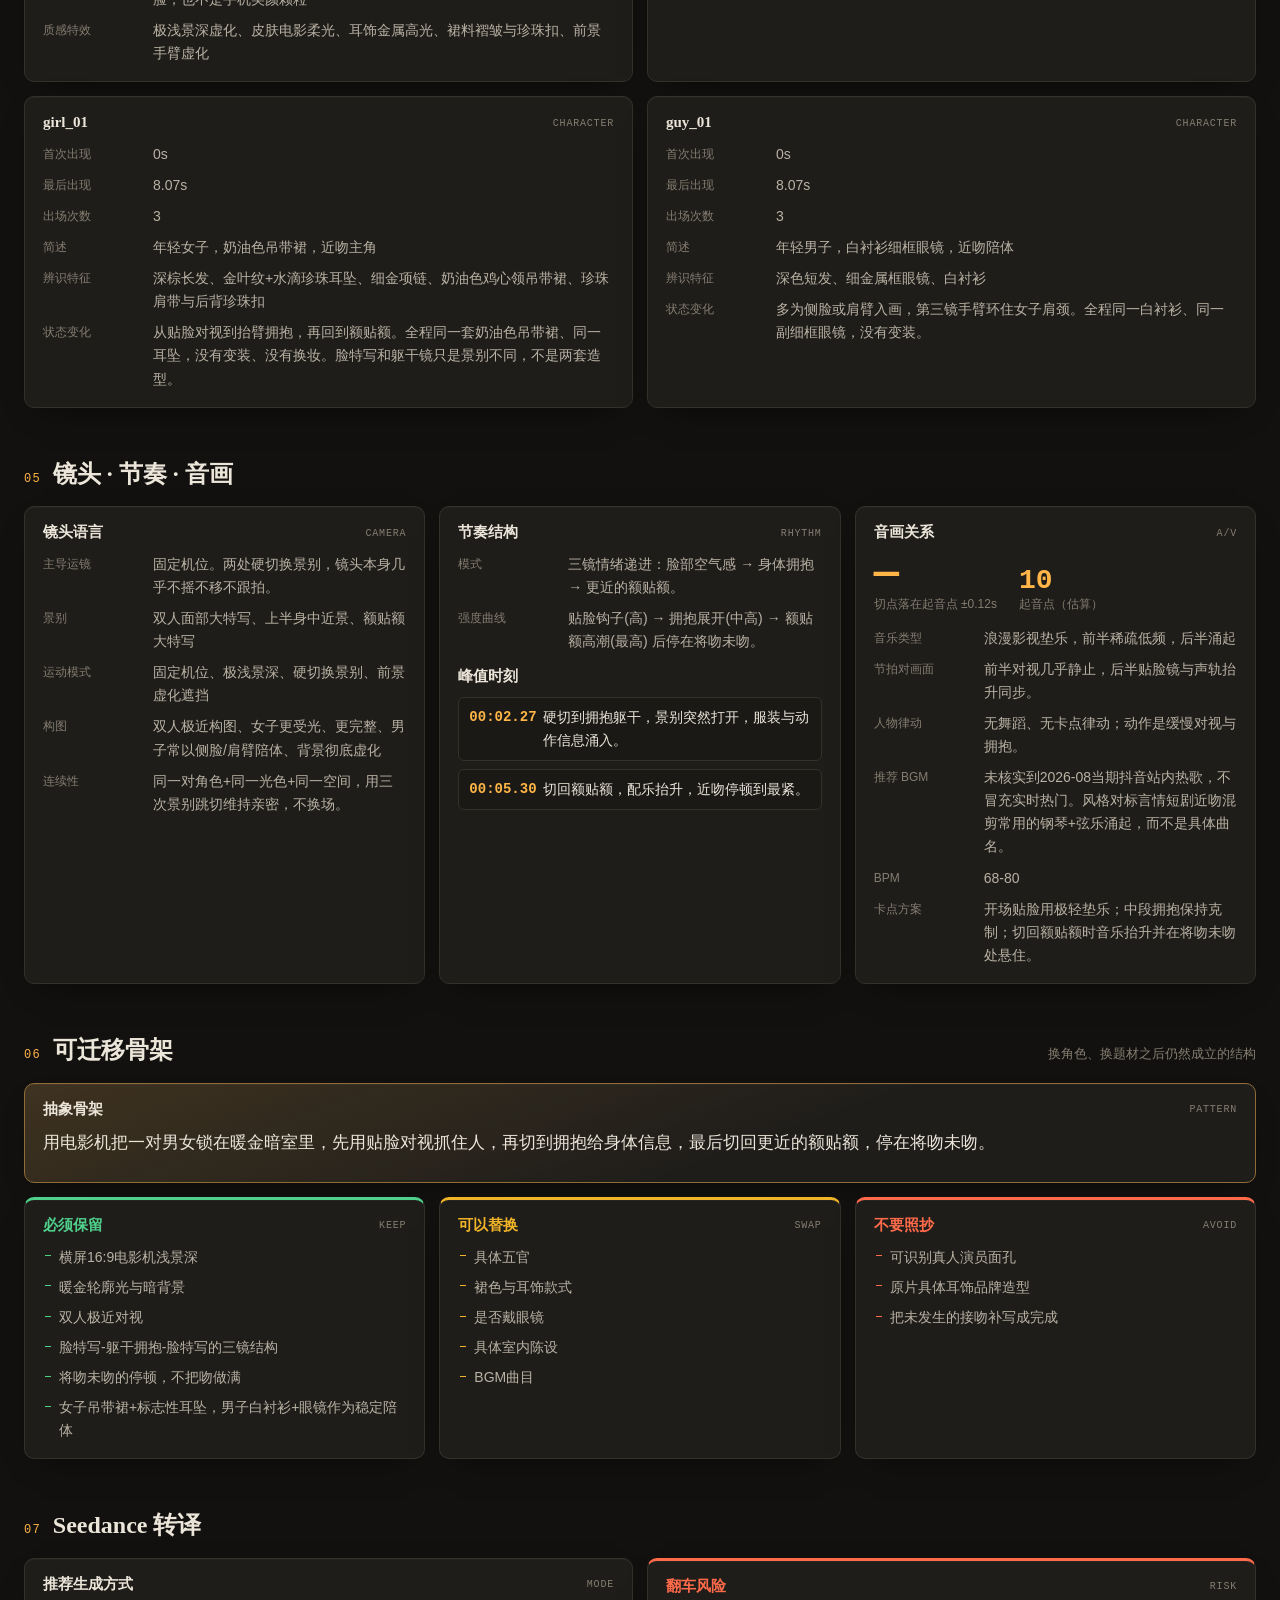
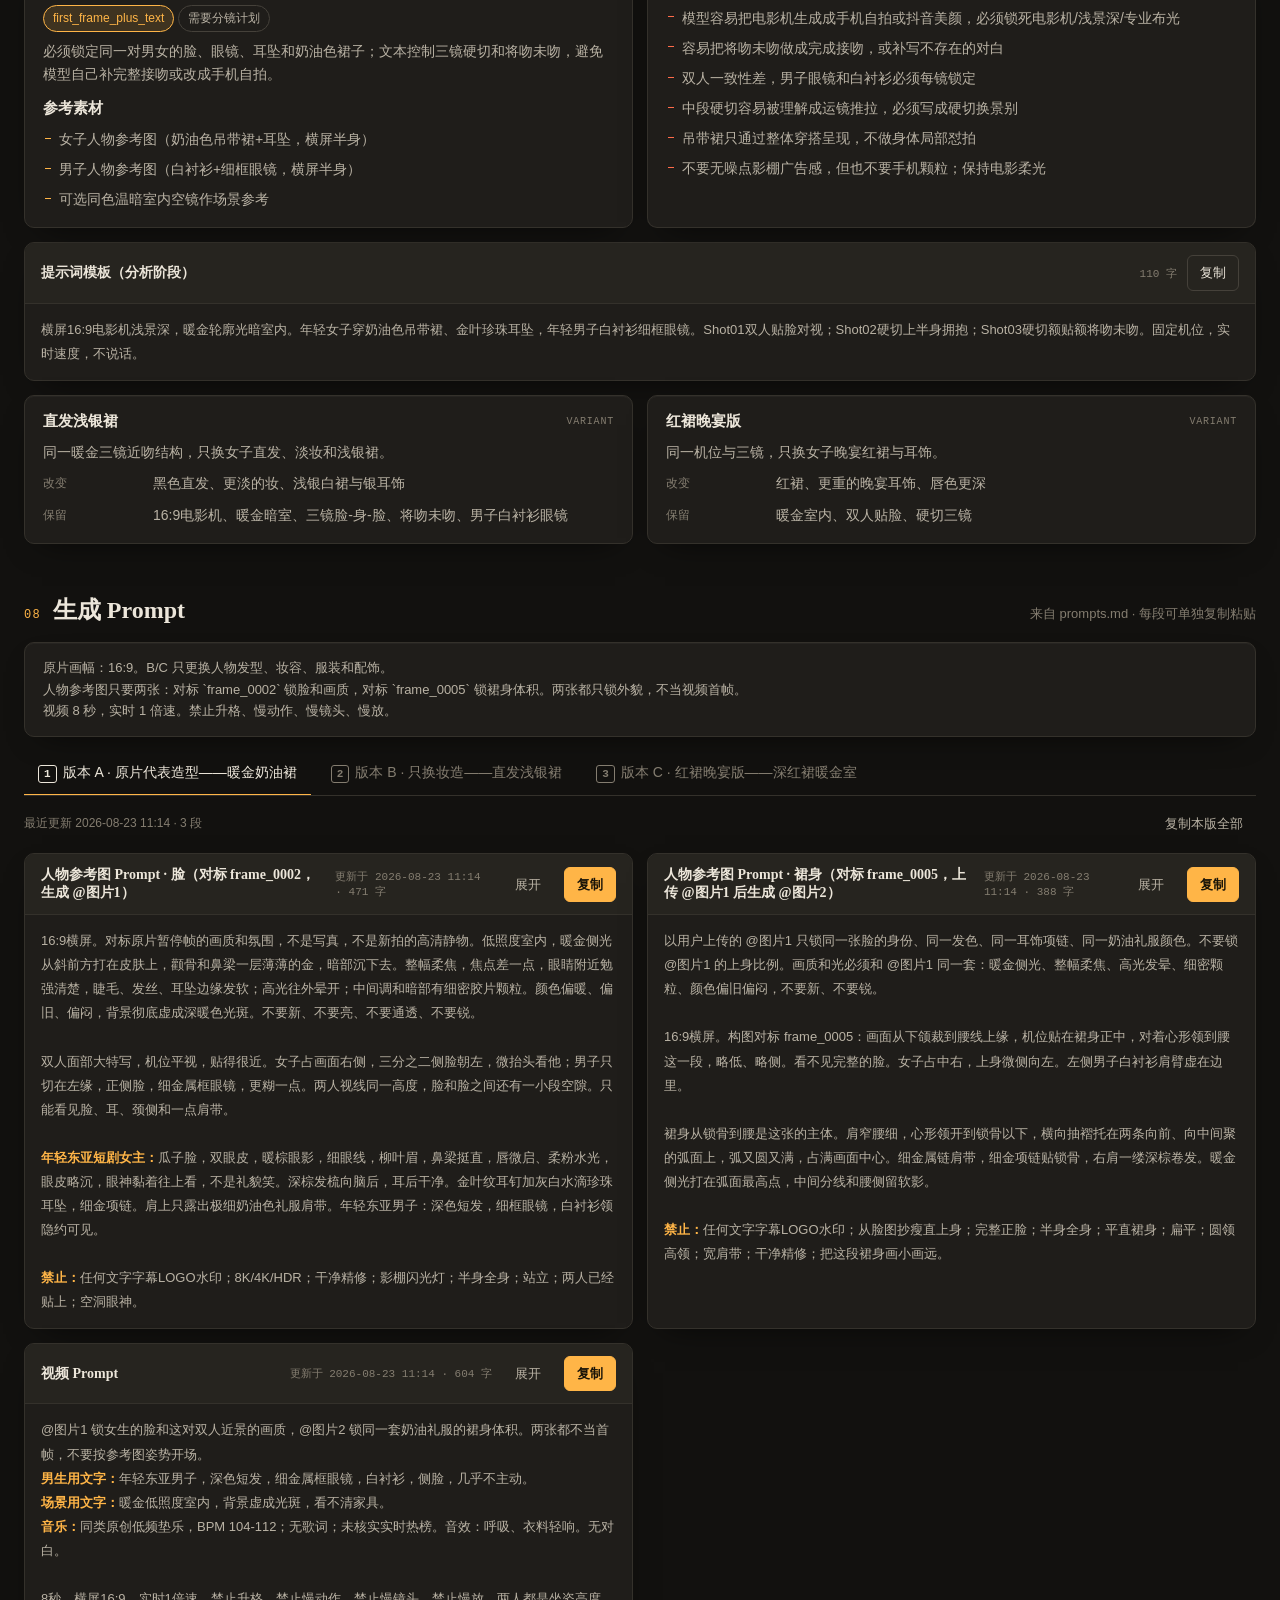
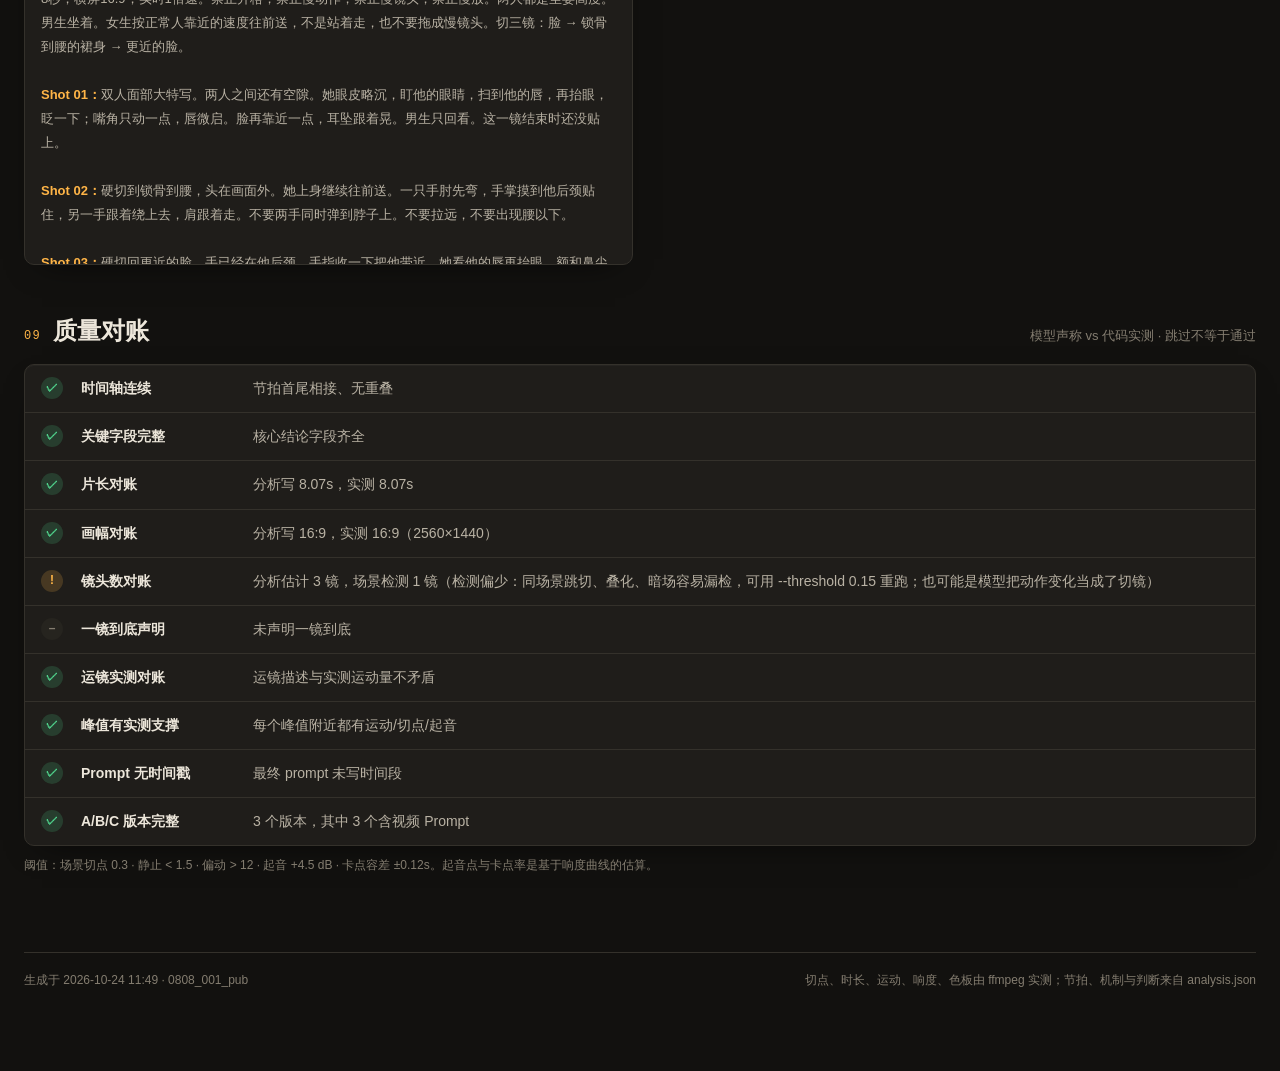
<file: examples/output/0808_001_pub/report.html>
<!doctype html>
<html lang="zh-CN" data-theme="dark">
<head>
<meta charset="utf-8">
<meta name="viewport" content="width=device-width, initial-scale=1">
<title>暖金双人近吻三镜 · 拆解报告</title>
<style>
/* Case Lab report — editing-bay aesthetic. Single file, no external fonts. */

:root {
  --serif: "Songti SC", "STSong", "Noto Serif SC", "Source Han Serif SC", "Iowan Old Style", Georgia, serif;
  --sans: "PingFang SC", "Hiragino Sans GB", "Noto Sans SC", "Microsoft YaHei", -apple-system, "Segoe UI", sans-serif;
  --mono: "SF Mono", "JetBrains Mono", "Cascadia Code", Menlo, Consolas, monospace;

  --fn-hook: #ff6b4a;
  --fn-setup: #7a8aa0;
  --fn-build: #f0b429;
  --fn-twist: #b08cff;
  --fn-payoff: #4fd18b;
  --fn-ending: #8c8577;

  --radius: 10px;
  --radius-sm: 6px;
  --maxw: 1320px;
}

[data-theme="dark"] {
  --bg: #12110f;
  --bg-2: #1a1916;
  --panel: #1f1d1a;
  --panel-2: #26241f;
  --line: #34312b;
  --line-2: #45413a;
  --ink: #ece6da;
  --ink-2: #b9b2a4;
  --ink-3: #847d70;
  --accent: #ffb547;
  --accent-ink: #1a1408;
  --accent-soft: rgba(255, 181, 71, .14);
  --good: #4fd18b;
  --warn: #ffb547;
  --bad: #ff6b4a;
  --skip: #847d70;
  --track-motion: #6fd3c4;
  --track-audio: #e58fb5;
  --track-bright: #d9cfb8;
  --shadow: 0 1px 0 rgba(255, 255, 255, .03) inset, 0 12px 32px -18px rgba(0, 0, 0, .8);
  color-scheme: dark;
}

[data-theme="light"] {
  --bg: #f4f0e8;
  --bg-2: #ece6db;
  --panel: #fbf9f4;
  --panel-2: #f3eee4;
  --line: #ddd5c6;
  --line-2: #c9bfad;
  --ink: #1d1b17;
  --ink-2: #4f4a40;
  --ink-3: #8a8274;
  --accent: #c2410c;
  --accent-ink: #fff;
  --accent-soft: rgba(194, 65, 12, .1);
  --good: #15803d;
  --warn: #b45309;
  --bad: #c2410c;
  --skip: #8a8274;
  --track-motion: #0f766e;
  --track-audio: #be185d;
  --track-bright: #6b6252;
  --shadow: 0 10px 30px -20px rgba(60, 40, 10, .35);
  color-scheme: light;
}

* { box-sizing: border-box; }
html { scroll-behavior: smooth; scroll-padding-top: 72px; }
body {
  margin: 0;
  background: var(--bg);
  color: var(--ink);
  font: 14px/1.65 var(--sans);
  -webkit-font-smoothing: antialiased;
}
button, input, select { font: inherit; color: inherit; }
img { display: block; max-width: 100%; }
.tc, .num { font-family: var(--mono); font-variant-numeric: tabular-nums; }
.dim { color: var(--ink-3); }
.spacer { flex: 1; }

.grain {
  position: fixed; inset: 0; pointer-events: none; z-index: 100; opacity: .05; mix-blend-mode: overlay;
  background-image: url("data:image/svg+xml;utf8,<svg xmlns='http://www.w3.org/2000/svg' width='160' height='160'><filter id='n'><feTurbulence type='fractalNoise' baseFrequency='.9' numOctaves='2' stitchTiles='stitch'/></filter><rect width='100%' height='100%' filter='url(%23n)'/></svg>");
}

/* ---------- top bar ---------- */
.topbar {
  position: sticky; top: 0; z-index: 50;
  background: color-mix(in srgb, var(--bg) 82%, transparent);
  backdrop-filter: blur(14px) saturate(1.2);
  border-bottom: 1px solid var(--line);
}
.topbar-inner {
  max-width: var(--maxw); margin: 0 auto; padding: 10px 24px;
  display: flex; align-items: center; gap: 18px;
}
.brand { display: flex; align-items: center; gap: 8px; color: var(--ink); text-decoration: none; font-weight: 600; letter-spacing: .04em; white-space: nowrap; }
.brand-mark { color: var(--accent); font-size: 18px; }
.toc { display: flex; gap: 2px; overflow-x: auto; scrollbar-width: none; flex: 1; }
.toc::-webkit-scrollbar { display: none; }
.toc a {
  padding: 5px 10px; border-radius: 999px; color: var(--ink-3); text-decoration: none; white-space: nowrap; font-size: 13px;
  transition: color .15s, background .15s;
}
.toc a:hover { color: var(--ink); }
.toc a.on { color: var(--accent); background: var(--accent-soft); }
.top-actions { display: flex; align-items: center; gap: 8px; }

.btn {
  display: inline-flex; align-items: center; gap: 6px; cursor: pointer;
  padding: 6px 12px; border-radius: var(--radius-sm); border: 1px solid var(--line-2);
  background: var(--panel-2); font-size: 13px; white-space: nowrap;
  transition: border-color .15s, background .15s, transform .1s;
}
.btn:hover { border-color: var(--accent); }
.btn:active { transform: translateY(1px); }
.btn.ghost { background: transparent; border-color: transparent; color: var(--ink-2); }
.btn.ghost:hover { color: var(--ink); border-color: var(--line-2); }
.btn.icon { width: 32px; height: 32px; padding: 0; justify-content: center; }
.btn.on { background: var(--accent); color: var(--accent-ink); border-color: var(--accent); }
.btn.primary { background: var(--accent); color: var(--accent-ink); border-color: var(--accent); font-weight: 600; }

.check-pill {
  font-size: 12px; padding: 4px 10px; border-radius: 999px; border: 1px solid var(--line-2);
  color: var(--ink-2); cursor: pointer; white-space: nowrap;
}
.check-pill b { font-weight: 600; }
.check-pill .ok { color: var(--good); }
.check-pill .w { color: var(--warn); }
.check-pill .f { color: var(--bad); }

/* ---------- page ---------- */
.page { max-width: var(--maxw); margin: 0 auto; padding: 0 24px 80px; }

.hero {
  display: grid; grid-template-columns: minmax(0, 1.35fr) minmax(0, 1fr); gap: 40px;
  padding: 48px 0 36px; border-bottom: 1px solid var(--line);
  animation: rise .6s ease both;
}
.hero-kicker { font: 12px/1 var(--mono); letter-spacing: .14em; color: var(--accent); text-transform: uppercase; }
.hero h1 {
  font: 600 clamp(28px, 3.6vw, 44px)/1.18 var(--serif); margin: 14px 0 18px; letter-spacing: .01em;
  text-wrap: balance;
}
.hero .quote {
  font: 400 18px/1.75 var(--serif); color: var(--ink); margin: 0 0 18px;
  padding-left: 16px; border-left: 3px solid var(--accent);
}
.hero .meta-row { display: flex; flex-wrap: wrap; gap: 6px; }
.chip {
  display: inline-flex; align-items: center; gap: 5px; padding: 3px 9px; border-radius: 999px;
  border: 1px solid var(--line-2); font-size: 12px; color: var(--ink-2); background: var(--panel);
}
.chip b { color: var(--ink); font-weight: 600; }
.chip.accent { border-color: var(--accent); color: var(--accent); background: var(--accent-soft); }

.hero-side { display: flex; flex-direction: column; gap: 16px; }
.stat-grid { display: grid; grid-template-columns: repeat(3, 1fr); gap: 1px; background: var(--line); border: 1px solid var(--line); border-radius: var(--radius); overflow: hidden; }
.stat { background: var(--panel); padding: 14px 14px 12px; }
.stat .k { font-size: 11px; color: var(--ink-3); letter-spacing: .06em; }
.stat .v { font: 600 22px/1.3 var(--mono); margin-top: 4px; font-variant-numeric: tabular-nums; }
.stat .v small { font-size: 12px; color: var(--ink-3); font-weight: 400; margin-left: 2px; }
.stat .h { font-size: 11px; color: var(--ink-3); margin-top: 2px; }
.hero-note { font-size: 13px; color: var(--ink-2); background: var(--panel); border: 1px solid var(--line); border-radius: var(--radius); padding: 12px 14px; }
.hero-note b { color: var(--ink); }

/* ---------- blocks ---------- */
.block { padding: 44px 0 8px; animation: rise .6s ease both; }
.block-head { display: flex; align-items: flex-end; justify-content: space-between; gap: 16px; flex-wrap: wrap; margin-bottom: 18px; }
.block-head h2 { font: 600 24px/1.2 var(--serif); margin: 0; display: flex; align-items: baseline; gap: 12px; }
.block-head .idx { font: 500 12px/1 var(--mono); color: var(--accent); letter-spacing: .1em; }
.block-head .sub { margin: 0; color: var(--ink-3); font-size: 13px; }
.tools { display: flex; gap: 10px; align-items: center; flex-wrap: wrap; }

.panel { background: var(--panel); border: 1px solid var(--line); border-radius: var(--radius); box-shadow: var(--shadow); }

/* ---------- monitor ---------- */
.monitor { display: grid; grid-template-columns: minmax(0, 1fr) minmax(300px, 380px); gap: 16px; }
.monitor.portrait { grid-template-columns: minmax(260px, 360px) minmax(0, 1fr); }
.player-wrap {
  position: relative; background: #000; border-radius: var(--radius); overflow: hidden; border: 1px solid var(--line);
  display: flex; flex-direction: column;
}
.player-wrap video { width: 100%; flex: 1; min-height: 0; background: #000; max-height: 72vh; object-fit: contain; }
.player-empty {
  position: absolute; inset: 0 0 48px; display: none; flex-direction: column; align-items: center; justify-content: center; gap: 10px;
  color: #b9b2a4; background: repeating-linear-gradient(135deg, #15140f 0 12px, #1a1913 12px 24px);
}
.player-wrap.empty .player-empty { display: flex; }
.player-bar {
  display: flex; align-items: center; gap: 8px; padding: 8px 10px; background: #0d0c0a; border-top: 1px solid #2a2823; color: #ece6da;
}
.player-bar .btn { background: #1f1d1a; border-color: #3a372f; color: #ece6da; }
.player-bar .btn.on { background: var(--accent); color: var(--accent-ink); }
.player-bar select { background: #1f1d1a; border: 1px solid #3a372f; border-radius: 6px; padding: 4px 6px; color: #ece6da; }
.player-bar .tc { font-size: 13px; }

.inspector { padding: 18px; display: flex; flex-direction: column; gap: 12px; min-height: 100%; }
.insp-top { display: flex; align-items: center; justify-content: space-between; gap: 8px; }
.insp-id { font: 600 26px/1 var(--mono); }
.insp-time { font: 12px var(--mono); color: var(--ink-3); }
.insp-event { font: 500 16px/1.6 var(--serif); margin: 0; }
.insp-dl { display: grid; grid-template-columns: 52px 1fr; gap: 6px 10px; margin: 0; font-size: 13px; }
.insp-dl dt { color: var(--ink-3); font-size: 12px; padding-top: 1px; }
.insp-dl dd { margin: 0; color: var(--ink-2); }
.insp-nav { display: flex; gap: 6px; margin-top: auto; }
.insp-nav .btn { flex: 1; justify-content: center; }
.insp-progress { height: 3px; background: var(--line); border-radius: 2px; overflow: hidden; }
.insp-progress i { display: block; height: 100%; background: var(--accent); width: 0; }

.fn {
  display: inline-flex; align-items: center; gap: 5px; font: 600 11px/1 var(--mono); letter-spacing: .06em; text-transform: uppercase;
  padding: 4px 7px; border-radius: 4px; color: #111; background: var(--c, var(--fn-setup));
}
.fn[data-fn="hook"] { --c: var(--fn-hook); }
.fn[data-fn="setup"] { --c: var(--fn-setup); }
.fn[data-fn="build"] { --c: var(--fn-build); }
.fn[data-fn="twist"] { --c: var(--fn-twist); }
.fn[data-fn="payoff"] { --c: var(--fn-payoff); }
.fn[data-fn="ending"] { --c: var(--fn-ending); }
.att { display: inline-flex; gap: 2px; vertical-align: middle; }
.att i { width: 6px; height: 10px; border-radius: 1px; background: var(--line-2); }
.att i.on { background: var(--accent); }

.verdict { font-size: 11px; padding: 2px 6px; border-radius: 4px; border: 1px solid var(--line-2); color: var(--ink-2); white-space: nowrap; }
.verdict.bad { color: var(--bad); border-color: color-mix(in srgb, var(--bad) 50%, transparent); }
.verdict.hint { color: var(--warn); border-color: color-mix(in srgb, var(--warn) 50%, transparent); }
.verdict.ok { color: var(--good); border-color: color-mix(in srgb, var(--good) 40%, transparent); }

/* ---------- tracks ---------- */
.tracks { position: relative; margin-top: 16px; padding: 14px 16px 10px; }
.tracks-legend { display: flex; gap: 14px; flex-wrap: wrap; font-size: 12px; color: var(--ink-3); margin-bottom: 8px; }
.tracks-legend span { display: inline-flex; align-items: center; gap: 6px; }
.tracks-legend i { width: 10px; height: 10px; border-radius: 2px; display: inline-block; }
.tracks-canvas { position: relative; user-select: none; cursor: crosshair; touch-action: none; }
.tracks-canvas svg { display: block; width: 100%; overflow: visible; }
.tracks-canvas .lbl { font: 11px var(--sans); fill: var(--ink-3); }
.tracks-canvas .axis { font: 10px var(--mono); fill: var(--ink-3); }
.tracks-canvas .grid { stroke: var(--line); stroke-width: 1; }
.tracks-canvas .lane { fill: var(--bg-2); }
.tracks-canvas .shot { fill: var(--panel-2); stroke: var(--line-2); }
.tracks-canvas .shot.alt { fill: color-mix(in srgb, var(--panel-2) 60%, var(--line-2)); }
.tracks-canvas .shot.on { fill: var(--accent-soft); stroke: var(--accent); }
.tracks-canvas .beat { opacity: .82; transition: opacity .12s; }
.tracks-canvas .beat.on { opacity: 1; stroke: var(--ink); stroke-width: 1.5; }
.tracks-canvas .beat-t { font: 600 10px var(--mono); fill: #111; pointer-events: none; }
.tracks-canvas .curve-motion { fill: color-mix(in srgb, var(--track-motion) 28%, transparent); stroke: var(--track-motion); stroke-width: 1.2; }
.tracks-canvas .curve-audio { fill: color-mix(in srgb, var(--track-audio) 26%, transparent); stroke: var(--track-audio); stroke-width: 1.2; }
.tracks-canvas .curve-bright { fill: none; stroke: var(--track-bright); stroke-width: 1.2; stroke-dasharray: 3 2; }
.tracks-canvas .curve-att { fill: color-mix(in srgb, var(--accent) 18%, transparent); stroke: var(--accent); stroke-width: 1.6; }
.tracks-canvas .onset { stroke: var(--track-audio); stroke-width: 1; opacity: .75; }
.tracks-canvas .cut { stroke: var(--ink); stroke-width: 1; opacity: .55; }
.tracks-canvas .cut.sync { stroke: var(--good); opacity: 1; stroke-width: 2; }
.tracks-canvas .peak { fill: var(--accent); cursor: pointer; }
.tracks-canvas .playhead { stroke: var(--accent); stroke-width: 2; }
.tracks-canvas .hoverline { stroke: var(--ink-2); stroke-width: 1; stroke-dasharray: 2 3; }
.tracks-canvas .loop { fill: var(--accent-soft); stroke: var(--accent); stroke-dasharray: 4 3; }

.scrub-tip {
  position: absolute; z-index: 5; pointer-events: none; width: 188px;
  background: var(--panel); border: 1px solid var(--line-2); border-radius: 8px; padding: 6px; box-shadow: 0 14px 30px -12px rgba(0, 0, 0, .6);
  font-size: 12px;
}
.scrub-tip img { width: 100%; border-radius: 4px; margin-bottom: 6px; background: #000; max-height: 200px; object-fit: contain; }
.scrub-tip .row { display: flex; justify-content: space-between; color: var(--ink-3); }
.scrub-tip .row b { color: var(--ink); font-family: var(--mono); font-weight: 500; }
.scrub-tip .tt { font: 600 13px var(--mono); margin-bottom: 4px; }

/* ---------- beats ---------- */
.chips { display: flex; gap: 6px; flex-wrap: wrap; }
.chips button {
  padding: 4px 10px; border-radius: 999px; border: 1px solid var(--line-2); background: transparent; cursor: pointer; font-size: 12px; color: var(--ink-2);
}
.chips button.on { background: var(--ink); color: var(--bg); border-color: var(--ink); }
.chips button .n { font-family: var(--mono); opacity: .6; margin-left: 4px; }
.search {
  width: 260px; padding: 6px 10px; border-radius: var(--radius-sm); border: 1px solid var(--line-2); background: var(--panel);
}
.search:focus { outline: none; border-color: var(--accent); }
.seg { display: inline-flex; border: 1px solid var(--line-2); border-radius: var(--radius-sm); overflow: hidden; }
.seg button { border: 0; background: transparent; padding: 5px 10px; cursor: pointer; color: var(--ink-3); }
.seg button.on { background: var(--panel-2); color: var(--ink); }

.beats.list .beat-row {
  display: grid; grid-template-columns: 196px 128px minmax(0, 1.5fr) minmax(0, 1fr) minmax(0, 1fr); gap: 16px;
  padding: 14px 16px; border-bottom: 1px solid var(--line); cursor: pointer; position: relative;
  transition: background .12s;
}
.beats.list .beat-row:hover { background: var(--panel); }
.beats.list .beat-row.on { background: var(--accent-soft); }
.beats.list .beat-row.on::before { content: ""; position: absolute; left: 0; top: 0; bottom: 0; width: 3px; background: var(--accent); }
.beats.list .beat-row:first-child { border-top: 1px solid var(--line); }
.thumbs { display: grid; grid-template-columns: 1fr 1fr; gap: 4px; align-self: start; }
.thumbs.portrait { grid-template-columns: 1fr 1fr; max-width: 140px; }
.thumbs figure { margin: 0; position: relative; border-radius: 4px; overflow: hidden; background: #000; cursor: zoom-in; aspect-ratio: var(--ar, 16/9); }
.thumbs img { width: 100%; height: 100%; object-fit: cover; transition: transform .25s; }
.thumbs figure:hover img { transform: scale(1.05); }
.thumbs figcaption { position: absolute; left: 3px; bottom: 3px; font: 600 9px var(--mono); color: #fff; background: rgba(0, 0, 0, .6); padding: 1px 4px; border-radius: 2px; }
.thumbs .none { aspect-ratio: var(--ar, 16/9); border: 1px dashed var(--line-2); border-radius: 4px; display: grid; place-items: center; font-size: 10px; color: var(--ink-3); }
.beat-meta { display: flex; flex-direction: column; gap: 6px; font-size: 12px; }
.beat-meta .bid { font: 600 16px var(--mono); }
.beat-meta .bt { font: 12px var(--mono); color: var(--ink-3); }
.beat-main .ev { font: 500 14.5px/1.6 var(--serif); margin: 0 0 6px; }
.beat-main .act { color: var(--ink-2); margin: 0; font-size: 13px; }
.beat-col h5 { margin: 0 0 4px; font-size: 11px; font-weight: 500; color: var(--ink-3); letter-spacing: .06em; }
.beat-col p { margin: 0 0 8px; color: var(--ink-2); font-size: 13px; }
.motion-meter { display: flex; align-items: center; gap: 6px; margin-bottom: 6px; }
.motion-meter .bar { flex: 1; height: 4px; background: var(--line); border-radius: 2px; overflow: hidden; max-width: 90px; }
.motion-meter .bar i { display: block; height: 100%; background: var(--track-motion); }
.motion-meter .num { font-size: 11px; color: var(--ink-3); }
mark { background: color-mix(in srgb, var(--accent) 35%, transparent); color: inherit; border-radius: 2px; padding: 0 1px; }

.beats.cards { display: grid; grid-template-columns: repeat(auto-fill, minmax(260px, 1fr)); gap: 14px; }
.beats.cards .beat-row {
  display: flex; flex-direction: column; gap: 10px; padding: 12px; background: var(--panel); border: 1px solid var(--line);
  border-radius: var(--radius); cursor: pointer;
}
.beats.cards .beat-row.on { border-color: var(--accent); box-shadow: 0 0 0 1px var(--accent); }
.beats.cards .beat-col:not(.cam) { display: none; }
.beats.cards .thumbs { max-width: none; }
.beats.cards .beat-meta { flex-direction: row; align-items: center; flex-wrap: wrap; }
.empty-note { padding: 30px; text-align: center; color: var(--ink-3); border: 1px dashed var(--line-2); border-radius: var(--radius); }

/* ---------- generic cards ---------- */
.grid { display: grid; gap: 14px; }
.grid.c2 { grid-template-columns: repeat(2, minmax(0, 1fr)); }
.grid.c3 { grid-template-columns: repeat(3, minmax(0, 1fr)); }
.grid.c4 { grid-template-columns: repeat(4, minmax(0, 1fr)); }
.card { padding: 16px 18px; }
.card h4 { margin: 0 0 10px; font: 600 15px/1.3 var(--serif); display: flex; align-items: center; gap: 8px; }
.card h4 .tag { font: 500 10px var(--mono); color: var(--ink-3); letter-spacing: .08em; text-transform: uppercase; margin-left: auto; }
.card p { margin: 0 0 8px; color: var(--ink-2); }
.card ul { margin: 0; padding: 0; list-style: none; display: flex; flex-direction: column; gap: 7px; }
.card li { position: relative; padding-left: 16px; color: var(--ink-2); }
.card li::before { content: ""; position: absolute; left: 2px; top: .7em; width: 6px; height: 1px; background: var(--accent); }
.card.feature { border-color: color-mix(in srgb, var(--accent) 45%, var(--line)); background: linear-gradient(160deg, var(--accent-soft), transparent 60%), var(--panel); }
.card.feature .big { font: 500 17px/1.7 var(--serif); color: var(--ink); }
.kv { display: grid; grid-template-columns: 96px 1fr; gap: 8px 14px; margin: 0; }
.kv dt { color: var(--ink-3); font-size: 12px; padding-top: 2px; }
.kv dd { margin: 0; color: var(--ink-2); }
.tagset { display: flex; flex-wrap: wrap; gap: 6px; }

.col-keep { --c: var(--good); }
.col-swap { --c: var(--fn-build); }
.col-no { --c: var(--bad); }
.transfer-col { border-top: 3px solid var(--c); }
.transfer-col h4 { color: var(--c); }
.transfer-col li::before { background: var(--c); }

.palette { display: flex; height: 54px; border-radius: var(--radius-sm); overflow: hidden; border: 1px solid var(--line); }
.palette div { position: relative; min-width: 28px; }
.palette span { position: absolute; left: 6px; bottom: 4px; font: 10px var(--mono); color: #fff; mix-blend-mode: difference; }

.peaks { display: flex; flex-direction: column; gap: 8px; }
.peak-item { display: grid; grid-template-columns: 64px 1fr; gap: 10px; align-items: start; padding: 8px 10px; border-radius: var(--radius-sm); border: 1px solid var(--line); cursor: pointer; background: var(--bg-2); }
.peak-item:hover { border-color: var(--accent); }
.peak-item .tc { color: var(--accent); font-weight: 600; }

.big-num { font: 600 42px/1 var(--mono); font-variant-numeric: tabular-nums; color: var(--accent); }
.big-num small { font-size: 16px; color: var(--ink-3); margin-left: 4px; }

/* ---------- prompts ---------- */
.prompt-intro { padding: 14px 18px; margin-bottom: 14px; color: var(--ink-2); font-size: 13px; white-space: pre-wrap; }
.tabs { display: flex; gap: 6px; border-bottom: 1px solid var(--line); margin-bottom: 16px; overflow-x: auto; }
.tabs button {
  border: 0; background: transparent; padding: 10px 14px; cursor: pointer; color: var(--ink-3); border-bottom: 2px solid transparent; margin-bottom: -1px; white-space: nowrap;
  font-size: 14px;
}
.tabs button .k { font: 600 11px var(--mono); margin-right: 6px; padding: 2px 5px; border: 1px solid currentColor; border-radius: 3px; }
.tabs button.on { color: var(--ink); border-bottom-color: var(--accent); }
.prompt-blocks { display: grid; gap: 14px; grid-template-columns: repeat(auto-fit, minmax(420px, 1fr)); }
.prompt-block { display: flex; flex-direction: column; overflow: hidden; }
.prompt-head { display: flex; align-items: center; gap: 10px; padding: 12px 16px; border-bottom: 1px solid var(--line); background: var(--panel-2); }
.prompt-head h4 { margin: 0; font: 600 14px var(--serif); }
.prompt-head .count { font: 11px var(--mono); color: var(--ink-3); margin-left: auto; }
.prompt-body {
  padding: 14px 16px; margin: 0; white-space: pre-wrap; word-break: break-word; font: 13px/1.85 var(--sans); color: var(--ink-2);
  max-height: 460px; overflow: auto;
}
.prompt-body .lead { color: var(--accent); font-weight: 600; }
.prompt-block.expanded .prompt-body { max-height: none; }
.prompt-legacy { padding: 12px 18px; margin-bottom: 14px; font-size: 13px; line-height: 1.7; color: var(--ink-2); border-left: 3px solid var(--accent); }
.prompt-tabbar { display: flex; align-items: center; justify-content: space-between; gap: 12px; margin: -6px 0 12px; font-size: 12px; }
.tabs button.partial { opacity: .7; }
.prompt-block.partial { border-style: dashed; }
.badge-partial { font: 600 11px var(--sans); padding: 2px 8px; border-radius: 999px; color: var(--accent); border: 1px solid currentColor; white-space: nowrap; }
.prompt-directions { padding: 14px 18px; margin-top: 14px; }
.prompt-directions h4 { margin: 0 0 8px; font: 600 14px var(--serif); }
.prompt-directions ul { margin: 0 0 8px; padding-left: 18px; font-size: 13px; line-height: 1.8; color: var(--ink-2); }
.prompt-directions p { margin: 0; font-size: 12px; }

/* ---------- checks ---------- */
.checks { display: flex; flex-direction: column; }
.check { display: grid; grid-template-columns: 28px 160px 1fr; gap: 12px; padding: 12px 16px; border-bottom: 1px solid var(--line); align-items: start; }
.check:last-child { border-bottom: 0; }
.check .ico { width: 22px; height: 22px; border-radius: 50%; display: grid; place-items: center; font-size: 12px; font-weight: 700; }
.check.pass .ico { background: color-mix(in srgb, var(--good) 18%, transparent); color: var(--good); }
.check.warn .ico { background: color-mix(in srgb, var(--warn) 18%, transparent); color: var(--warn); }
.check.fail .ico { background: color-mix(in srgb, var(--bad) 18%, transparent); color: var(--bad); }
.check.skip .ico { background: var(--panel-2); color: var(--skip); }
.check .nm { font-weight: 600; }
.check .dt { color: var(--ink-2); }
.check .refs { display: inline-flex; gap: 4px; flex-wrap: wrap; margin-left: 6px; }
.check .refs button { font: 11px var(--mono); padding: 1px 6px; border-radius: 3px; border: 1px solid var(--line-2); background: transparent; cursor: pointer; }
.check .refs button:hover { border-color: var(--accent); color: var(--accent); }

.foot { margin-top: 56px; padding-top: 18px; border-top: 1px solid var(--line); color: var(--ink-3); font-size: 12px; display: flex; flex-wrap: wrap; gap: 18px; justify-content: space-between; }

/* ---------- overlays ---------- */
.lightbox { position: fixed; inset: 0; z-index: 200; background: rgba(8, 7, 6, .92); display: flex; align-items: center; justify-content: center; gap: 12px; }
.lightbox[hidden] { display: none; }
.lightbox figure { margin: 0; max-width: 86vw; max-height: 88vh; display: flex; flex-direction: column; align-items: center; gap: 10px; }
.lightbox img { max-height: 80vh; max-width: 86vw; object-fit: contain; border-radius: 6px; }
.lightbox figcaption { color: #ece6da; font-size: 13px; text-align: center; max-width: 720px; }
.lb-close { position: absolute; top: 16px; right: 20px; background: none; border: 0; color: #fff; font-size: 30px; cursor: pointer; }
.lb-nav { background: rgba(255, 255, 255, .08); border: 0; color: #fff; font-size: 30px; width: 44px; height: 64px; border-radius: 8px; cursor: pointer; }
.keys { position: fixed; inset: 0; z-index: 200; background: rgba(8, 7, 6, .7); display: grid; place-items: center; }
.keys[hidden] { display: none; }
.keys-card { background: var(--panel); border: 1px solid var(--line-2); border-radius: 12px; padding: 22px 26px; min-width: 300px; }
.keys-card h3 { margin: 0 0 12px; font: 600 18px var(--serif); }
.keys-card dl { display: grid; grid-template-columns: 90px 1fr; gap: 8px; margin: 0; }
.keys-card dt { font: 12px var(--mono); color: var(--accent); }
.keys-card dd { margin: 0; color: var(--ink-2); }
.toast { position: fixed; bottom: 24px; left: 50%; transform: translateX(-50%); z-index: 300; background: var(--ink); color: var(--bg); padding: 8px 16px; border-radius: 999px; font-size: 13px; animation: rise .25s ease both; }
.toast[hidden] { display: none; }

@keyframes rise { from { opacity: 0; transform: translateY(8px); } to { opacity: 1; transform: none; } }

/* ---------- responsive ---------- */
@media (max-width: 1100px) {
  .beats.list .beat-row { grid-template-columns: 176px 110px minmax(0, 1fr); }
  .beats.list .beat-col { grid-column: 3; }
  .grid.c4 { grid-template-columns: repeat(2, minmax(0, 1fr)); }
}
@media (max-width: 860px) {
  .hero { grid-template-columns: 1fr; gap: 24px; padding-top: 28px; }
  .monitor, .monitor.portrait { grid-template-columns: 1fr; }
  .grid.c2, .grid.c3 { grid-template-columns: 1fr; }
  .prompt-blocks { grid-template-columns: 1fr; }
  .toc { display: none; }
  .search { width: 100%; }
  .check { grid-template-columns: 28px 1fr; }
  .check .dt { grid-column: 2; }
}
@media (max-width: 560px) {
  .page, .topbar-inner { padding-left: 14px; padding-right: 14px; }
  .beats.list .beat-row { grid-template-columns: 1fr; }
  .beats.list .beat-col { grid-column: auto; }
  .stat-grid { grid-template-columns: repeat(2, 1fr); }
  .grid.c4 { grid-template-columns: 1fr; }
  .check-pill { display: none; }
}
@media (prefers-reduced-motion: reduce) { * { animation: none !important; transition: none !important; } html { scroll-behavior: auto; } }

/* ---------- index page ---------- */
.idx-head { padding: 48px 0 24px; border-bottom: 1px solid var(--line); display: flex; justify-content: space-between; align-items: flex-end; gap: 20px; flex-wrap: wrap; }
.idx-head h1 { font: 600 40px/1.1 var(--serif); margin: 10px 0 0; }
.idx-tools { display: flex; gap: 10px; align-items: center; flex-wrap: wrap; padding: 18px 0; }
.idx-grid { display: grid; grid-template-columns: repeat(auto-fill, minmax(230px, 1fr)); gap: 18px; }
.case-card { display: flex; flex-direction: column; text-decoration: none; color: inherit; overflow: hidden; transition: transform .2s, border-color .2s; animation: rise .5s ease both; }
.case-card:hover { transform: translateY(-3px); border-color: var(--accent); }
.case-card .cover { aspect-ratio: 3/4; background: #000 center/cover no-repeat; position: relative; }
.case-card .cover .badge { position: absolute; top: 8px; left: 8px; font: 600 10px var(--mono); padding: 3px 6px; border-radius: 3px; background: rgba(0, 0, 0, .65); color: #fff; letter-spacing: .06em; }
.case-card .cover .badge.pub { background: var(--good); color: #062; }
.case-card .cover .badge.del { background: #555; }
.case-card .cover .dur { position: absolute; bottom: 8px; right: 8px; font: 11px var(--mono); padding: 2px 6px; border-radius: 3px; background: rgba(0, 0, 0, .65); color: #fff; }
.case-card .body { padding: 12px 14px 14px; display: flex; flex-direction: column; gap: 6px; flex: 1; }
.case-card .cid { font: 11px var(--mono); color: var(--ink-3); }
.case-card h3 { font: 600 15px/1.4 var(--serif); margin: 0; }
.case-card p { margin: 0; font-size: 12.5px; color: var(--ink-2); display: -webkit-box; -webkit-line-clamp: 3; -webkit-box-orient: vertical; overflow: hidden; }
.case-card .foot-row { margin-top: auto; display: flex; gap: 6px; flex-wrap: wrap; padding-top: 6px; }
.case-card.no-report { opacity: .55; }

</style>
</head>
<body>
<div class="grain" aria-hidden="true"></div>

<header class="topbar">
  <div class="topbar-inner">
    <a class="brand" href="../index.html" title="返回案例总览">
      <span class="brand-mark">◐</span><span>Case Lab</span>
    </a>
    <nav class="toc" id="toc"></nav>
    <div class="top-actions">
      <span class="check-pill" id="checkPill"></span>
      <button class="btn ghost" id="btnTheme" title="切换明暗 (T)">◑</button>
      <button class="btn ghost" id="btnKeys" title="快捷键 (?)">⌘</button>
      <button class="btn" id="btnExport" title="导出 analysis + 实测数据">导出 JSON</button>
    </div>
  </div>
</header>

<main class="page" id="app">
  <section class="hero" id="sec-hero"></section>

  <section class="block" id="sec-monitor">
    <div class="block-head">
      <h2><span class="idx">01</span>监看台</h2>
      <p class="sub">播放时节拍、轨道与表格同步；点轨道任意位置跳转，拖动可擦洗</p>
    </div>
    <div class="monitor">
      <div class="player-wrap" id="playerWrap">
        <video id="player" preload="metadata" playsinline></video>
        <div class="player-empty" id="playerEmpty">
          <p>未关联原视频</p>
          <label class="btn">选择本地视频<input type="file" accept="video/*" id="pickVideo" hidden></label>
        </div>
        <div class="player-bar">
          <button class="btn icon" id="btnPlay" title="播放/暂停 (空格)">▶</button>
          <span class="tc" id="tcNow">00:00.00</span><span class="tc dim">/</span><span class="tc dim" id="tcTotal">00:00.00</span>
          <span class="spacer"></span>
          <select id="rate" title="播放速度">
            <option value="0.25">0.25×</option><option value="0.5">0.5×</option>
            <option value="1" selected>1×</option><option value="1.5">1.5×</option><option value="2">2×</option>
          </select>
          <button class="btn icon" id="btnLoop" title="循环当前节拍 (R)">⟲</button>
          <button class="btn icon" id="btnPip" title="画中画 (P)">⧉</button>
        </div>
      </div>
      <aside class="inspector" id="inspector"></aside>
    </div>
    <div class="tracks" id="tracks">
      <div class="tracks-legend" id="tracksLegend"></div>
      <div class="tracks-canvas" id="tracksCanvas"></div>
      <div class="scrub-tip" id="scrubTip" hidden></div>
    </div>
  </section>

  <section class="block" id="sec-beats">
    <div class="block-head">
      <h2><span class="idx">02</span>节拍拆解</h2>
      <div class="tools">
        <div class="chips" id="fnFilter"></div>
        <input class="search" id="search" type="search" placeholder="搜索画面、动作、运镜、声音…  /">
        <div class="seg" id="viewToggle">
          <button data-view="list" class="on" title="列表视图">≣</button>
          <button data-view="cards" title="卡片视图">▦</button>
        </div>
      </div>
    </div>
    <div class="beats" id="beats"></div>
  </section>

  <section class="block" id="sec-why"></section>
  <section class="block" id="sec-visual"></section>
  <section class="block" id="sec-camera"></section>
  <section class="block" id="sec-transfer"></section>
  <section class="block" id="sec-seedance"></section>
  <section class="block" id="sec-prompts"></section>
  <section class="block" id="sec-checks"></section>

  <footer class="foot" id="foot"></footer>
</main>

<div class="lightbox" id="lightbox" hidden>
  <button class="lb-close" id="lbClose" title="关闭 (Esc)">×</button>
  <button class="lb-nav prev" id="lbPrev">‹</button>
  <figure><img id="lbImg" alt=""><figcaption id="lbCap"></figcaption></figure>
  <button class="lb-nav next" id="lbNext">›</button>
</div>

<div class="keys" id="keys" hidden>
  <div class="keys-card">
    <h3>快捷键</h3>
    <dl>
      <dt>Space</dt><dd>播放 / 暂停</dd>
      <dt>← →</dt><dd>上一个 / 下一个节拍</dd>
      <dt>J L</dt><dd>后退 / 前进 1 秒</dd>
      <dt>, .</dt><dd>逐帧后退 / 前进</dd>
      <dt>R</dt><dd>循环当前节拍</dd>
      <dt>P</dt><dd>画中画</dd>
      <dt>/</dt><dd>搜索节拍</dd>
      <dt>1 2 3</dt><dd>切换 Prompt 版本</dd>
      <dt>T</dt><dd>明暗主题</dd>
      <dt>Esc</dt><dd>关闭弹层</dd>
    </dl>
  </div>
</div>

<div class="toast" id="toast" hidden></div>

<script id="doc" type="application/json">{"case_id": "0808_001_pub", "title": "暖金双人近吻三镜", "generated_at": "2026-10-24 11:49", "video": {"src": "report_assets/proxy.mp4", "name": "001.mp4", "proxy": true}, "analysis": {"meta": {"title": "暖金双人近吻三镜", "duration_seconds": 8.07, "aspect_ratio": "16:9", "estimated_shot_count": 3, "pace": "slow", "primary_format": "short-film", "analysis_source": "agent-vision (ffmpeg 抽帧 + 3fps 密帧复盘 + 对话内读图分析)", "source_file": "downloads/0808/001.mp4", "resolution": "2560x1440", "fps": 30, "audio": "stereo AAC, mean -16.9 dB; 0-4.5s 低频稀疏垫乐后在约5s贴脸镜明显抬升"}, "summary": {"one_sentence": "横屏电影机浅景深下，年轻女子与戴眼镜的男子在暖金室内近距离对视，先贴脸特写、再切到奶油色吊带裙拥抱、再切回额贴额近吻，用三镜把亲密张力拉满。", "core_appeal": "极近的双人脸部空气感 + 暖金轮廓光 + 中段身体拥抱的景别落差 + 结尾额贴额几乎要吻上的停顿。", "likely_intent": "言情短剧/影视混剪式浪漫名场面，强调对视、距离和服装质感，而不是叙事说明。"}, "timeline": [{"start": 0, "end": 2.27, "visual_event": "双人侧脸贴得很近，暖金轮廓光下对视，几乎要吻上", "subject_description": "年轻女子在画面右侧，深棕长发梳向脑后，精致眼线与柔粉唇，金叶纹耳钉加灰色水滴珍珠耳坠，细金项链；年轻男子在左侧侧脸，深色短发，细金属框眼镜，白衬衫领隐约可见。", "subject_action": "女生主动逼近，先看眼再看唇再抬眼带笑，把脸送进男生空间；男生几乎不动，只回看。不是两人僵住对视。", "camera_action": "电影机固定近特写，浅景深，机位几乎不动，只有极轻微呼吸感。", "camera_details": "双人面部大特写，横屏16:9，女子三分之二侧、男子正侧脸，背景完全虚化。", "lighting_description": "暖金侧逆光/轮廓光，女子面部受光更亮，男子半边脸偏暗，中间一道暖高光。", "environment_description": "室内夜间或低照度空间，背景只剩暖色虚光斑，具体家具不可辨。", "audio_event": "低频稀疏垫乐淡入，约每秒一次轻脉冲；未见可确认对白内容。", "narrative_function": "hook", "attention_level": 5, "color_tone": "暖金肤色 + 深暗背景 + 金属耳饰高光", "scene_continuity": "起始场景", "transition_type": "硬切", "transition_detail": "约2.27s场景检测确认硬切，从双人脸特写切到躯干中近景"}, {"start": 2.27, "end": 5.3, "visual_event": "切到女子上半身，她抬臂环向男子肩颈，奶油色吊带裙与珍珠细节入画", "subject_description": "同一女子，奶油/米白吊带裙，鸡心领、胸前有褶皱抽褶，细肩带上有小珠饰，后背中线有一排白色珍珠扣；深棕波浪长发披在右肩，细金项链仍在。男子只剩左侧白衬衫肩臂入画。", "subject_action": "切到上围两三秒，女生继续前倾，呼吸带起裙身，双臂从身侧抬起准备勾脖子，展示胸衣式剪裁和身材曲线；男生肩臂几乎不动。", "camera_action": "固定中近景，焦点落在裙身与肩线，男子衬衫前景略虚。", "camera_details": "胸腰中近景，女子头顶部被裁切或刚入画，横屏浅景深。", "lighting_description": "同暖金侧光，皮肤与裙料有柔高光，背景继续虚成暖斑。", "environment_description": "同一暗室内，仍无法辨认具体陈设。", "audio_event": "垫乐持续，约4.5-5.0s高频能量短暂回落，为下一镜抬升做准备。", "narrative_function": "build", "attention_level": 4, "color_tone": "米白裙 + 暖肤色 + 暗金背景", "scene_continuity": "同场景换景别", "transition_type": "硬切", "transition_detail": "约5.3s从躯干拥抱再切回贴脸；密帧显示5.0s仍是裙身拥抱，5.33s已是额贴额特写"}, {"start": 5.3, "end": 8.07, "visual_event": "回到双人贴脸，额几乎相抵，男子手臂虚化在前景环住她", "subject_description": "同一对男女。女子深发、金叶珍珠耳坠、细链、柔笑或认真对视；男子细框眼镜、深发，多以侧后影出现。前景可见男子手臂环在她肩颈附近。", "subject_action": "女生双手勾住男生后颈并轻轻拉近，两人对视，将吻未吻；男生不主动扑上去，只是被带近。", "camera_action": "电影机固定面部大特写，浅景深，前景手臂虚化，机位基本锁死。", "camera_details": "双人面部大特写，横屏，男子偏左前景，女子居中偏右。", "lighting_description": "更强的暖金轮廓光打在女子颧骨、耳饰和男子发丝/镜框上。", "environment_description": "背景仍是暖色虚化光斑，无新场景。", "audio_event": "约5s后声轨明显抬升为宽带高潮，像浪漫配乐涌起或气声/衣料声叠进，持续到结尾。", "narrative_function": "payoff", "attention_level": 5, "color_tone": "暖金高光 + 暗背景 + 耳饰金属闪点", "scene_continuity": "同场景换回脸部景别", "transition_type": "无(收尾段)", "transition_detail": "在贴脸停顿中结束，未见淡出黑场"}], "visual_language": {"style_keywords": ["言情近吻", "暖金轮廓光", "浅景深", "双人贴脸", "电影机", "奶油色吊带裙", "横屏短剧"], "palette": ["暖金", "深棕发", "米白裙", "白衬衫", "暗背景", "金属金/灰珍珠"], "lighting": ["暖金侧逆光", "轮廓光", "低照度室内", "面部柔高光", "男子半脸偏暗"], "texture_fx": ["极浅景深虚化", "皮肤电影柔光", "耳饰金属高光", "裙料褶皱与珍珠扣", "前景手臂虚化"], "environment_traits": ["暗室内", "背景只剩暖色光斑", "无清晰家具", "夜间或低照度"], "subject_design_traits": ["年轻女子", "精致短剧女主脸", "深棕长发", "金叶纹+水滴珍珠耳坠", "细金项链", "奶油色鸡心领胸衣式吊带裙", "上围饱满腰肢纤细", "珍珠肩带与后背珍珠扣", "年轻男子", "细金属框眼镜", "白衬衫"], "realism_level": "photorealistic", "realism_level_evidence": ["皮肤、发丝、镜框和珍珠耳坠有真实高光与材质分离", "浅景深和暖金布光是电影机/影视灯光，不是手机自拍", "衣料褶皱、珍珠扣和衬衫领口连续出现，不是CG塑料感"], "global_style_direction": "横屏电影机言情近吻：暖金轮廓光、极浅景深、双人空气感，用脸-身体-脸三镜把亲密距离做满。", "production_look": "影视剧/短剧电影机拍摄，专业布光与浅景深，不是手机,不是自拍,不是手持跟拍", "skin_texture": "电影胶片柔光，高光轻微晕开，细微胶片颗粒，边缘不锐；不是8K超清AI脸，也不是手机美颜颗粒", "camera_equipment_feel": "电影机/大光圈定焦，固定机位微呼吸，横屏16:9，浅景深，前景偶尔虚化"}, "rhythm_structure": {"hook_window": "0-2秒贴脸对视立刻建立亲密钩子。", "peak_moments": [{"time": 2.27, "reason": "硬切到拥抱躯干，景别突然打开，服装与动作信息涌入。"}, {"time": 5.3, "reason": "切回额贴额，配乐抬升，近吻停顿到最紧。"}], "pattern": "三镜情绪递进：脸部空气感 → 身体拥抱 → 更近的额贴额。", "intensity_curve": "贴脸钩子(高) → 拥抱展开(中高) → 额贴额高潮(最高) 后停在将吻未吻。"}, "camera_language": {"shot_types": ["双人面部大特写", "上半身中近景", "额贴额大特写"], "movement_patterns": ["固定机位", "极浅景深", "硬切换景别", "前景虚化遮挡"], "dominant_movement": "固定机位。两处硬切换景别，镜头本身几乎不摇不移不跟拍。", "movement_continuity": "同一对人物、同一暖金暗室，靠硬切在脸与躯干之间跳，不是一镜推拉。", "framing_traits": ["双人极近构图", "女子更受光、更完整", "男子常以侧脸/肩臂陪体", "背景彻底虚化"], "continuity_strategy": "同一对角色+同一光色+同一空间，用三次景别跳切维持亲密，不换场。"}, "audio_visual_sync": {"music_genre": "浪漫影视垫乐，前半稀疏低频，后半涌起", "beat_impact_on_visuals": "前半对视几乎静止，后半贴脸镜与声轨抬升同步。", "character_rhythm_sync": "无舞蹈、无卡点律动；动作是缓慢对视与拥抱。", "environment_music_elements": "可能有极轻呼吸/衣料声，原片未见可确认对白。", "recommended_bgm_reference": "未核实到2026-08当期抖音站内热歌，不冒充实时热门。风格对标言情短剧近吻混剪常用的钢琴+弦乐涌起，而不是具体曲名。", "recommended_bgm_style": "浪漫钢琴+轻弦乐，BPM 68-80，前4秒只留稀疏低音和零星钢琴，约第5秒随贴脸镜涌起弦乐；不要歌词、不要电子舞曲。", "recommended_bpm": "68-80", "music_sync_plan": "开场贴脸用极轻垫乐；中段拥抱保持克制；切回额贴额时音乐抬升并在将吻未吻处悬住。"}, "emotion_and_psychology": {"dominant_emotion": "亲密、克制、将吻未吻的紧张", "emotion_curve": "对视钩子 → 拥抱确认关系 → 额贴额把距离收到最小。", "viewer_pull_factors": ["极近双人空气感", "服装与耳饰的贵气细节", "硬切景别落差", "不把吻做完的留白"], "why_it_feels_premium": ["电影机浅景深", "暖金轮廓光", "耳饰与珍珠扣的材质真实", "男子眼镜/衬衫形成稳定陪体"]}, "viral_mechanics": {"hook_type": "开场即贴脸对视的亲密名场面", "retention_drivers": ["想看会不会吻上", "中段切到身体拥抱", "结尾更近的额贴额"], "shareability_drivers": ["可当言情混剪素材", "妆造和光色高级", "将吻未吻适合截图"], "repeat_watch_drivers": ["耳坠与珍珠扣细节", "两人眼神", "三镜如何跳切"]}, "transferable_pattern": {"must_keep": ["横屏16:9电影机浅景深", "暖金轮廓光与暗背景", "双人极近对视", "脸特写-躯干拥抱-脸特写的三镜结构", "将吻未吻的停顿，不把吻做满", "女子吊带裙+标志性耳坠，男子白衬衫+眼镜作为稳定陪体"], "replaceable": ["具体五官", "裙色与耳饰款式", "是否戴眼镜", "具体室内陈设", "BGM曲目"], "do_not_copy_literally": ["可识别真人演员面孔", "原片具体耳饰品牌造型", "把未发生的接吻补写成完成"], "abstract_pattern": "用电影机把一对男女锁在暖金暗室里，先用贴脸对视抓住人，再切到拥抱给身体信息，最后切回更近的额贴额，停在将吻未吻。"}, "seedance_translation": {"recommended_mode": "first_frame_plus_text", "why": "必须锁定同一对男女的脸、眼镜、耳坠和奶油色裙子；文本控制三镜硬切和将吻未吻，避免模型自己补完整接吻或改成手机自拍。", "seedance_ready_prompt_template": "横屏16:9电影机浅景深，暖金轮廓光暗室内。年轻女子穿奶油色吊带裙、金叶珍珠耳坠，年轻男子白衬衫细框眼镜。Shot01双人贴脸对视；Shot02硬切上半身拥抱；Shot03硬切额贴额将吻未吻。固定机位，实时速度，不说话。", "shot_plan_needed": true, "reference_asset_suggestion": ["女子人物参考图（奶油色吊带裙+耳坠，横屏半身）", "男子人物参考图（白衬衫+细框眼镜，横屏半身）", "可选同色温暗室内空镜作场景参考"], "risk_points": ["模型容易把电影机生成成手机自拍或抖音美颜，必须锁死电影机/浅景深/专业布光", "容易把将吻未吻做成完成接吻，或补写不存在的对白", "双人一致性差，男子眼镜和白衬衫必须每镜锁定", "中段硬切容易被理解成运镜推拉，必须写成硬切换景别", "吊带裙只通过整体穿搭呈现，不做身体局部怼拍", "不要无噪点影棚广告感，但也不要手机颗粒；保持电影柔光"]}, "next_step_assets": {"script_needed": false, "storyboard_needed": false, "first_frame_prompt_needed": true, "variants": [{"name": "直发浅银裙", "direction": "同一暖金三镜近吻结构，只换女子直发、淡妆和浅银裙。", "what_changes": ["黑色直发", "更淡的妆", "浅银白裙与银耳饰"], "what_stays": ["16:9电影机", "暖金暗室", "三镜脸-身-脸", "将吻未吻", "男子白衬衫眼镜"]}, {"name": "红裙晚宴版", "direction": "同一机位与三镜，只换女子晚宴红裙与耳饰。", "what_changes": ["红裙", "更重的晚宴耳饰", "唇色更深"], "what_stays": ["暖金室内", "双人贴脸", "硬切三镜"]}]}, "characters_detected": [{"id": "girl_01", "first_seen_at": 0, "last_seen_at": 8.07, "appearance_count": 3, "brief_description": "年轻女子，奶油色吊带裙，近吻主角", "distinguishing_features": ["深棕长发", "金叶纹+水滴珍珠耳坠", "细金项链", "奶油色鸡心领吊带裙", "珍珠肩带与后背珍珠扣"], "state_changes": "从贴脸对视到抬臂拥抱，再回到额贴额。全程同一套奶油色吊带裙、同一耳坠，没有变装、没有换妆。脸特写和躯干镜只是景别不同，不是两套造型。"}, {"id": "guy_01", "first_seen_at": 0, "last_seen_at": 8.07, "appearance_count": 3, "brief_description": "年轻男子，白衬衫细框眼镜，近吻陪体", "distinguishing_features": ["深色短发", "细金属框眼镜", "白衬衫"], "state_changes": "多为侧脸或肩臂入画，第三镜手臂环住女子肩颈。全程同一白衬衫、同一副细框眼镜，没有变装。"}], "generation_constraints": {"costume_change": false, "character_prompts_array": "do_not_use", "character_sheet_policy": "分别为 girl_01 和 guy_01 各出一张横屏16:9人物参考图；男子是第二个独立角色，不是女子的第二套装扮。禁止把脸特写和躯干镜理解成两套造型。"}}, "measure": {"fingerprint": "3d3d6c2a866b790c", "version": 3, "source": "downloads/0808/001.mp4", "params": {"scene_threshold": 0.3, "min_shot_seconds": 0.3, "motion_hz": 10, "audio_hz": 20, "static_max_motion": 1.5, "busy_min_motion": 12.0, "onset_rise_db": 4.5, "sync_tolerance": 0.12}, "probe": {"duration": 8.07, "fps": 30.0, "width": 2560, "height": 1440, "aspect": "16:9", "video_codec": "h264", "audio_codec": "aac", "has_audio": true}, "raw_cuts": [], "shots": [{"id": "S01", "start": 0.0, "end": 8.07, "seconds": 8.07, "motion": 3.58}], "motion": {"hz": 10, "values": [3.69, 3.69, 5.01, 2.98, 3.15, 1.66, 2.07, 2.41, 1.3, 2.89, 2.55, 2.38, 2.81, 2.03, 2.99, 2.05, 2.1, 3.32, 2.1, 2.56, 1.73, 1.82, 2.56, 29.83, 2.94, 2.77, 3.81, 6.65, 4.81, 5.96, 5.67, 7.6, 13.86, 13.08, 14.51, 12.93, 12.89, 14.11, 8.48, 8.53, 4.56, 3.73, 5.45, 4.67, 5.13, 3.22, 3.94, 5.05, 2.26, 4.94, 4.3, 3.51, 5.21, 26.5, 4.77, 4.58, 4.59, 4.76, 3.12, 5.49, 4.29, 4.34, 6.22, 3.89, 3.96, 2.47, 2.57, 3.2, 1.86, 3.58, 2.56, 2.05, 2.32, 1.7, 2.22, 2.06, 2.19, 3.62, 2.23, 2.25, 0.4]}, "brightness": {"hz": 10, "values": [72.6, 72.6, 72.4, 72.1, 71.9, 71.7, 71.5, 71.5, 71.5, 71.5, 71.2, 71.2, 71.3, 71.3, 71.6, 71.8, 71.9, 72.0, 72.1, 72.3, 72.4, 72.3, 72.3, 83.9, 84.1, 84.2, 84.1, 82.9, 81.8, 81.9, 82.6, 83.5, 84.5, 85.8, 88.5, 89.6, 91.2, 89.8, 88.3, 85.6, 84.4, 83.9, 83.5, 82.9, 82.8, 82.6, 82.3, 81.9, 81.7, 81.3, 80.9, 80.8, 80.3, 73.0, 73.2, 72.9, 72.6, 72.3, 72.4, 72.6, 72.6, 72.7, 72.8, 72.7, 72.9, 73.1, 73.2, 73.1, 73.3, 73.3, 73.3, 73.5, 73.7, 73.5, 73.9, 74.1, 74.1, 74.3, 74.7, 74.8, 74.7]}, "audio": {"hz": 20, "values": [-84.1, -68.1, -51.1, -42.3, -43.7, -41.6, -44.3, -43.9, -13.2, -7.8, -15.9, -25.8, -27.7, -27.4, -24.4, -27.0, -28.7, -26.1, -31.8, -33.3, -32.5, -33.2, -34.0, -37.4, -36.8, -38.4, -37.8, -36.5, -35.8, -35.9, -37.0, -37.7, -36.4, -37.5, -37.2, -18.6, -24.7, -32.2, -34.5, -30.2, -30.3, -30.2, -29.6, -33.0, -34.2, -34.1, -34.6, -34.5, -8.2, -12.1, -21.1, -33.7, -34.2, -34.8, -35.1, -34.1, -33.8, -34.7, -34.1, -34.2, -34.0, -17.8, -18.8, -25.2, -26.9, -26.1, -27.4, -25.4, -29.5, -29.8, -30.2, -31.6, -30.2, -31.5, -31.3, -32.9, -32.8, -32.9, -34.5, -33.0, -32.6, -33.1, -33.1, -33.9, -32.1, -31.6, -32.7, -33.8, -13.8, -36.3, -53.0, -62.5, -67.5, -71.0, -72.2, -74.6, -77.0, -81.4, -78.3, -68.6, -42.1, -33.3, -32.8, -34.6, -36.5, -39.2, -41.8, -43.5, -44.5, -43.4, -36.9, -28.6, -23.7, -22.8, -6.7, -6.6, -7.7, -8.8, -9.9, -12.1, -13.9, -15.4, -16.1, -15.2, -16.3, -18.5, -18.3, -18.2, -15.3, -14.3, -15.1, -15.6, -17.0, -18.4, -18.4, -17.6, -17.4, -17.5, -18.7, -18.7, -16.0, -14.7, -15.1, -16.0, -17.9, -18.8, -19.7, -14.7, -14.3, -16.5, -17.7, -18.6, -19.3, -16.8, -5.0, -6.4, -8.5, -9.4, -11.3, -13.0, -15.2, -40.5]}, "onsets": [0.15, 0.45, 1.75, 2.4, 3.05, 4.4, 5.1, 5.75, 7.4, 7.7], "sync": {"rate": null, "hits": [], "total": 0}, "palette": [{"hex": "#634233", "pct": 0.276}, {"hex": "#473124", "pct": 0.218}, {"hex": "#25160d", "pct": 0.171}, {"hex": "#665751", "pct": 0.168}, {"hex": "#8a5438", "pct": 0.098}, {"hex": "#8e7a6e", "pct": 0.07}]}, "measure_error": "", "params": {"scene_threshold": 0.3, "min_shot_seconds": 0.3, "motion_hz": 10, "audio_hz": 20, "static_max_motion": 1.5, "busy_min_motion": 12.0, "onset_rise_db": 4.5, "sync_tolerance": 0.12}, "segments": [{"start": 0.0, "end": 2.27, "visual_event": "双人侧脸贴得很近，暖金轮廓光下对视，几乎要吻上", "subject_description": "年轻女子在画面右侧，深棕长发梳向脑后，精致眼线与柔粉唇，金叶纹耳钉加灰色水滴珍珠耳坠，细金项链；年轻男子在左侧侧脸，深色短发，细金属框眼镜，白衬衫领隐约可见。", "subject_action": "女生主动逼近，先看眼再看唇再抬眼带笑，把脸送进男生空间；男生几乎不动，只回看。不是两人僵住对视。", "camera_action": "电影机固定近特写，浅景深，机位几乎不动，只有极轻微呼吸感。", "camera_details": "双人面部大特写，横屏16:9，女子三分之二侧、男子正侧脸，背景完全虚化。", "lighting_description": "暖金侧逆光/轮廓光，女子面部受光更亮，男子半边脸偏暗，中间一道暖高光。", "environment_description": "室内夜间或低照度空间，背景只剩暖色虚光斑，具体家具不可辨。", "audio_event": "低频稀疏垫乐淡入，约每秒一次轻脉冲；未见可确认对白内容。", "narrative_function": "hook", "attention_level": 5, "color_tone": "暖金肤色 + 深暗背景 + 金属耳饰高光", "scene_continuity": "起始场景", "transition_type": "硬切", "transition_detail": "约2.27s场景检测确认硬切，从双人脸特写切到躯干中近景", "id": "B01", "seconds": 2.27, "camera_claim": "static", "motion": 2.4, "loudness": -33.25, "cuts_inside": 0}, {"start": 2.27, "end": 5.3, "visual_event": "切到女子上半身，她抬臂环向男子肩颈，奶油色吊带裙与珍珠细节入画", "subject_description": "同一女子，奶油/米白吊带裙，鸡心领、胸前有褶皱抽褶，细肩带上有小珠饰，后背中线有一排白色珍珠扣；深棕波浪长发披在右肩，细金项链仍在。男子只剩左侧白衬衫肩臂入画。", "subject_action": "切到上围两三秒，女生继续前倾，呼吸带起裙身，双臂从身侧抬起准备勾脖子，展示胸衣式剪裁和身材曲线；男生肩臂几乎不动。", "camera_action": "固定中近景，焦点落在裙身与肩线，男子衬衫前景略虚。", "camera_details": "胸腰中近景，女子头顶部被裁切或刚入画，横屏浅景深。", "lighting_description": "同暖金侧光，皮肤与裙料有柔高光，背景继续虚成暖斑。", "environment_description": "同一暗室内，仍无法辨认具体陈设。", "audio_event": "垫乐持续，约4.5-5.0s高频能量短暂回落，为下一镜抬升做准备。", "narrative_function": "build", "attention_level": 4, "color_tone": "米白裙 + 暖肤色 + 暗金背景", "scene_continuity": "同场景换景别", "transition_type": "硬切", "transition_detail": "约5.3s从躯干拥抱再切回贴脸；密帧显示5.0s仍是裙身拥抱，5.33s已是额贴额特写", "id": "B02", "seconds": 3.03, "camera_claim": "static", "motion": 5.81, "loudness": -32.95, "cuts_inside": 0}, {"start": 5.3, "end": 8.07, "visual_event": "回到双人贴脸，额几乎相抵，男子手臂虚化在前景环住她", "subject_description": "同一对男女。女子深发、金叶珍珠耳坠、细链、柔笑或认真对视；男子细框眼镜、深发，多以侧后影出现。前景可见男子手臂环在她肩颈附近。", "subject_action": "女生双手勾住男生后颈并轻轻拉近，两人对视，将吻未吻；男生不主动扑上去，只是被带近。", "camera_action": "电影机固定面部大特写，浅景深，前景手臂虚化，机位基本锁死。", "camera_details": "双人面部大特写，横屏，男子偏左前景，女子居中偏右。", "lighting_description": "更强的暖金轮廓光打在女子颧骨、耳饰和男子发丝/镜框上。", "environment_description": "背景仍是暖色虚化光斑，无新场景。", "audio_event": "约5s后声轨明显抬升为宽带高潮，像浪漫配乐涌起或气声/衣料声叠进，持续到结尾。", "narrative_function": "payoff", "attention_level": 5, "color_tone": "暖金高光 + 暗背景 + 耳饰金属闪点", "scene_continuity": "同场景换回脸部景别", "transition_type": "无(收尾段)", "transition_detail": "在贴脸停顿中结束，未见淡出黑场", "id": "B03", "seconds": 2.77, "camera_claim": "static", "motion": 2.84, "loudness": -16.2, "cuts_inside": 0}], "frames": {"B01": {"a": "[data-uri]", "b": "[data-uri]"}, "B02": {"a": "[data-uri]", "b": "[data-uri]"}, "B03": {"a": "[data-uri]", "b": "[data-uri]"}}, "filmstrip": [{"t": 0.25, "src": "[data-uri]"}, {"t": 0.76, "src": "[data-uri]"}, {"t": 1.26, "src": "[data-uri]"}, {"t": 1.77, "src": "[data-uri]"}, {"t": 2.27, "src": "[data-uri]"}, {"t": 2.77, "src": "[data-uri]"}, {"t": 3.28, "src": "[data-uri]"}, {"t": 3.78, "src": "[data-uri]"}, {"t": 4.29, "src": "[data-uri]"}, {"t": 4.79, "src": "[data-uri]"}, {"t": 5.3, "src": "[data-uri]"}, {"t": 5.8, "src": "[data-uri]"}, {"t": 6.3, "src": "[data-uri]"}, {"t": 6.81, "src": "[data-uri]"}, {"t": 7.31, "src": "[data-uri]"}, {"t": 7.82, "src": "[data-uri]"}], "prompts": {"title": "暖金双人近景三镜 · A/B/C 完整 Prompts", "intro": "原片画幅：16:9。B/C 只更换人物发型、妆容、服装和配饰。\n人物参考图只要两张：对标 `frame_0002` 锁脸和画质，对标 `frame_0005` 锁裙身体积。两张都只锁外貌，不当视频首帧。\n视频 8 秒，实时 1 倍速。禁止升格、慢动作、慢镜头、慢放。", "versions": [{"title": "版本 A · 原片代表造型——暖金奶油裙", "blocks": [{"title": "人物参考图 Prompt · 脸（对标 frame_0002，生成 @图片1）", "body": "16:9横屏。对标原片暂停帧的画质和氛围，不是写真，不是新拍的高清静物。低照度室内，暖金侧光从斜前方打在皮肤上，颧骨和鼻梁一层薄薄的金，暗部沉下去。整幅柔焦，焦点差一点，眼睛附近勉强清楚，睫毛、发丝、耳坠边缘发软；高光往外晕开；中间调和暗部有细密胶片颗粒。颜色偏暖、偏旧、偏闷，背景彻底虚成深暖色光斑。不要新、不要亮、不要通透、不要锐。\n\n双人面部大特写，机位平视，贴得很近。女子占画面右侧，三分之二侧脸朝左，微抬头看他；男子只切在左缘，正侧脸，细金属框眼镜，更糊一点。两人视线同一高度，脸和脸之间还有一小段空隙。只能看见脸、耳、颈侧和一点肩带。\n\n年轻东亚短剧女主：瓜子脸，双眼皮，暖棕眼影，细眼线，柳叶眉，鼻梁挺直，唇微启、柔粉水光，眼皮略沉，眼神黏着往上看，不是礼貌笑。深棕发梳向脑后，耳后干净。金叶纹耳钉加灰白水滴珍珠耳坠，细金项链。肩上只露出极细奶油色礼服肩带。年轻东亚男子：深色短发，细框眼镜，白衬衫领隐约可见。\n\n禁止：任何文字字幕LOGO水印；8K/4K/HDR；干净精修；影棚闪光灯；半身全身；站立；两人已经贴上；空洞眼神。", "updated_at": "2026-08-23 11:14", "updated_ts": 1787454854}, {"title": "人物参考图 Prompt · 裙身（对标 frame_0005，上传 @图片1 后生成 @图片2）", "body": "以用户上传的 @图片1 只锁同一张脸的身份、同一发色、同一耳饰项链、同一奶油礼服颜色。不要锁 @图片1 的上身比例。画质和光必须和 @图片1 同一套：暖金侧光、整幅柔焦、高光发晕、细密颗粒、颜色偏旧偏闷，不要新、不要锐。\n\n16:9横屏。构图对标 frame_0005：画面从下颌裁到腰线上缘，机位贴在裙身正中，对着心形领到腰这一段，略低、略侧。看不见完整的脸。女子占中右，上身微侧向左。左侧男子白衬衫肩臂虚在边里。\n\n裙身从锁骨到腰是这张的主体。肩窄腰细，心形领开到锁骨以下，横向抽褶托在两条向前、向中间聚的弧面上，弧又圆又满，占满画面中心。细金属链肩带，细金项链贴锁骨，右肩一缕深棕卷发。暖金侧光打在弧面最高点，中间分线和腰侧留软影。\n\n禁止：任何文字字幕LOGO水印；从脸图抄瘦直上身；完整正脸；半身全身；平直裙身；扁平；圆领高领；宽肩带；干净精修；把这段裙身画小画远。", "updated_at": "2026-08-23 11:14", "updated_ts": 1787454854}, {"title": "视频 Prompt", "body": "@图片1 锁女生的脸和这对双人近景的画质，@图片2 锁同一套奶油礼服的裙身体积。两张都不当首帧，不要按参考图姿势开场。\n男生用文字：年轻东亚男子，深色短发，细金属框眼镜，白衬衫，侧脸，几乎不主动。\n场景用文字：暖金低照度室内，背景虚成光斑，看不清家具。\n音乐：同类原创低频垫乐，BPM 104-112；无歌词；未核实实时热榜。音效：呼吸、衣料轻响。无对白。\n\n8秒，横屏16:9，实时1倍速。禁止升格，禁止慢动作，禁止慢镜头，禁止慢放。两人都是坐姿高度。男生坐着。女生按正常人靠近的速度往前送，不是站着走，也不要拖成慢镜头。切三镜：脸 → 锁骨到腰的裙身 → 更近的脸。\n\nShot 01：双人面部大特写。两人之间还有空隙。她眼皮略沉，盯他的眼睛，扫到他的唇，再抬眼，眨一下；嘴角只动一点，唇微启。脸再靠近一点，耳坠跟着晃。男生只回看。这一镜结束时还没贴上。\n\nShot 02：硬切到锁骨到腰，头在画面外。她上身继续往前送。一只手肘先弯，手掌摸到他后颈贴住，另一手跟着绕上去，肩跟着走。不要两手同时弹到脖子上。不要拉远，不要出现腰以下。\n\nShot 03：硬切回更近的脸。手已经在他后颈，手指收一下把他带近。她看他的唇再抬眼，额和鼻尖很近，中间留一线气，停住。男生被带近，不主动凑上去。不要贴死，不要退开。\n\n禁止：任何文字字幕LOGO水印；升格；慢动作；慢镜头；冻住；站立对峙；走过去；全身；把房间拍清楚。", "updated_at": "2026-08-23 11:14", "updated_ts": 1787454854}], "updated_at": "2026-08-23 11:14", "updated_ts": 1787454854}, {"title": "版本 B · 只换妆造——直发浅银裙", "blocks": [{"title": "人物参考图 Prompt · 脸（对标 frame_0002，生成 @图片1）", "body": "16:9横屏。对标原片暂停帧的画质和氛围，不是写真，不是新拍的高清静物。低照度室内，暖金侧光从斜前方打在皮肤上，颧骨和鼻梁一层薄薄的金，暗部沉下去。整幅柔焦，焦点差一点，眼睛附近勉强清楚，睫毛、发丝、耳坠边缘发软；高光往外晕开；中间调和暗部有细密胶片颗粒。颜色偏暖、偏旧、偏闷，背景彻底虚成深暖色光斑。不要新、不要亮、不要通透、不要锐。\n\n双人面部大特写，机位平视，贴得很近。女子占画面右侧，三分之二侧脸朝左，微抬头看他；男子只切在左缘，正侧脸，细银框眼镜，更糊一点。两人视线同一高度，脸和脸之间还有一小段空隙。只能看见脸、耳、颈侧和一点肩带。\n\n年轻东亚短剧女主：瓜子脸，双眼皮，更淡的暖棕眼影，细眼线，柳叶眉，鼻梁挺直，唇微启、浅粉近裸色薄水光，眼皮略沉，眼神黏着往上看，不是礼貌笑。黑色长直发梳向脑后，耳后干净。细长银色耳坠，细银项链。肩上只露出极细浅银色礼服肩带。年轻东亚男子：深色短发，细银框眼镜，白衬衫领隐约可见。\n\n禁止：任何文字字幕LOGO水印；8K/4K/HDR；干净精修；影棚闪光灯；半身全身；站立；两人已经贴上；空洞眼神。", "updated_at": "2026-08-23 11:14", "updated_ts": 1787454854}, {"title": "人物参考图 Prompt · 裙身（对标 frame_0005，上传 @图片1 后生成 @图片2）", "body": "以用户上传的 @图片1 只锁同一张脸的身份、同一黑直发、同一银耳饰项链、同一浅银白礼服颜色。不要锁 @图片1 的上身比例。画质和光必须和 @图片1 同一套：暖金侧光、整幅柔焦、高光发晕、细密颗粒、颜色偏旧偏闷，不要新、不要锐。\n\n16:9横屏。构图对标 frame_0005：画面从下颌裁到腰线上缘，机位贴在裙身正中，对着心形领到腰这一段，略低、略侧。看不见完整的脸。女子占中右，上身微侧向左。左侧男子白衬衫肩臂虚在边里。\n\n裙身从锁骨到腰是这张的主体。肩窄腰细，心形领开到锁骨以下，横向抽褶托在两条向前、向中间聚的弧面上，弧又圆又满，占满画面中心。细银链肩带，细银项链贴锁骨，右肩一缕黑直发。暖金侧光打在弧面最高点，中间分线和腰侧留软影。\n\n禁止：任何文字字幕LOGO水印；从脸图抄瘦直上身；完整正脸；半身全身；平直裙身；扁平；圆领高领；宽肩带；干净精修；把这段裙身画小画远。", "updated_at": "2026-08-23 11:14", "updated_ts": 1787454854}, {"title": "视频 Prompt", "body": "@图片1 锁女生的脸和这对双人近景的画质，@图片2 锁同一套浅银白礼服的裙身体积。两张都不当首帧，不要按参考图姿势开场。\n男生用文字：年轻东亚男子，深色短发，细银框眼镜，白衬衫，侧脸，几乎不主动。\n场景用文字：暖金低照度室内，背景虚成光斑，看不清家具。\n音乐：同类原创低频垫乐，BPM 104-112；无歌词；未核实实时热榜。音效：呼吸、衣料轻响。无对白。\n\n8秒，横屏16:9，实时1倍速。禁止升格，禁止慢动作，禁止慢镜头，禁止慢放。两人都是坐姿高度。男生坐着。女生按正常人靠近的速度往前送，不是站着走，也不要拖成慢镜头。切三镜：脸 → 锁骨到腰的裙身 → 更近的脸。\n\nShot 01：双人面部大特写。两人之间还有空隙。她眼皮略沉，盯他的眼睛，扫到他的唇，再抬眼，眨一下；嘴角只动一点，唇微启。脸再靠近一点，黑直发和银耳坠跟着晃。男生只回看。这一镜结束时还没贴上。\n\nShot 02：硬切到锁骨到腰，头在画面外。她上身继续往前送。一只手肘先弯，手掌摸到他后颈贴住，另一手跟着绕上去，肩跟着走。不要两手同时弹到脖子上。不要拉远，不要出现腰以下。\n\nShot 03：硬切回更近的脸。手已经在他后颈，手指收一下把他带近。她看他的唇再抬眼，额和鼻尖很近，中间留一线气，停住。男生被带近，不主动凑上去。不要贴死，不要退开。\n\n禁止：任何文字字幕LOGO水印；升格；慢动作；慢镜头；冻住；站立对峙；走过去；全身；把房间拍清楚。", "updated_at": "2026-08-23 11:14", "updated_ts": 1787454854}], "updated_at": "2026-08-23 11:14", "updated_ts": 1787454854}, {"title": "版本 C · 红裙晚宴版——深红裙暖金室", "blocks": [{"title": "人物参考图 Prompt · 脸（对标 frame_0002，生成 @图片1）", "body": "16:9横屏。对标原片暂停帧的画质和氛围，不是写真，不是新拍的高清静物。低照度室内，暖金侧光从斜前方打在皮肤上，颧骨和鼻梁一层薄薄的金，暗部沉下去。整幅柔焦，焦点差一点，眼睛附近勉强清楚，睫毛、发丝、耳坠边缘发软；高光往外晕开；中间调和暗部有细密胶片颗粒。颜色偏暖、偏旧、偏闷，背景彻底虚成深暖色光斑。不要新、不要亮、不要通透、不要锐。\n\n双人面部大特写，机位平视，贴得很近。女子占画面右侧，三分之二侧脸朝左，微抬头看他；男子只切在左缘，正侧脸，细金属框眼镜，更糊一点。两人视线同一高度，脸和脸之间还有一小段空隙。只能看见脸、耳、颈侧和一点肩带。\n\n年轻东亚短剧女主：瓜子脸，双眼皮，更深的暖棕眼影，眼线更利落，柳叶眉，鼻梁挺直，唇微启、深玫红水光，眼皮略沉，眼神黏着往上看，不是礼貌笑。深棕长发半盘，耳后干净，一缕碎发贴耳侧。重工晚宴耳坠，细金项链。肩上只露出极细深红礼服肩带。年轻东亚男子：深色短发，细框眼镜，白衬衫领隐约可见。\n\n禁止：任何文字字幕LOGO水印；8K/4K/HDR；干净精修；影棚闪光灯；半身全身；站立；两人已经贴上；空洞眼神。", "updated_at": "2026-08-23 11:14", "updated_ts": 1787454854}, {"title": "人物参考图 Prompt · 裙身（对标 frame_0005，上传 @图片1 后生成 @图片2）", "body": "以用户上传的 @图片1 只锁同一张脸的身份、同一半盘发、同一晚宴耳饰项链、同一深红礼服颜色。不要锁 @图片1 的上身比例。画质和光必须和 @图片1 同一套：暖金侧光、整幅柔焦、高光发晕、细密颗粒、颜色偏旧偏闷，不要新、不要锐。\n\n16:9横屏。构图对标 frame_0005：画面从下颌裁到腰线上缘，机位贴在裙身正中，对着心形领到腰这一段，略低、略侧。看不见完整的脸。女子占中右，上身微侧向左。左侧男子白衬衫肩臂虚在边里。\n\n裙身从锁骨到腰是这张的主体。肩窄腰细，心形领开到锁骨以下，横向抽褶托在两条向前、向中间聚的弧面上，弧又圆又满，占满画面中心。细金属链肩带，细金项链贴锁骨，右肩一缕碎发。暖金侧光打在弧面最高点，中间分线和腰侧留软影。\n\n禁止：任何文字字幕LOGO水印；从脸图抄瘦直上身；完整正脸；半身全身；平直裙身；扁平；圆领高领；宽肩带；干净精修；把这段裙身画小画远。", "updated_at": "2026-08-23 11:14", "updated_ts": 1787454854}, {"title": "视频 Prompt", "body": "@图片1 锁女生的脸和这对双人近景的画质，@图片2 锁同一套深红礼服的裙身体积。两张都不当首帧，不要按参考图姿势开场。\n男生用文字：年轻东亚男子，深色短发，细金属框眼镜，白衬衫，侧脸，几乎不主动。\n场景用文字：暖金低照度室内，背景虚成光斑，看不清家具。\n音乐：同类原创低频垫乐，BPM 104-112；无歌词；未核实实时热榜。音效：呼吸、绸缎轻响。无对白。\n\n8秒，横屏16:9，实时1倍速。禁止升格，禁止慢动作，禁止慢镜头，禁止慢放。两人都是坐姿高度。男生坐着。女生按正常人靠近的速度往前送，不是站着走，也不要拖成慢镜头。切三镜：脸 → 锁骨到腰的裙身 → 更近的脸。\n\nShot 01：双人面部大特写。两人之间还有空隙。她眼皮略沉，盯他的眼睛，扫到他的唇，再抬眼，眨一下；嘴角只动一点，唇微启。脸再靠近一点，半盘发和晚宴耳坠跟着晃。男生只回看。这一镜结束时还没贴上。\n\nShot 02：硬切到锁骨到腰，头在画面外。她上身继续往前送。一只手肘先弯，手掌摸到他后颈贴住，另一手跟着绕上去，肩跟着走。不要两手同时弹到脖子上。不要拉远，不要出现腰以下。\n\nShot 03：硬切回更近的脸。手已经在他后颈，手指收一下把他带近。她看他的唇再抬眼，额和鼻尖很近，中间留一线气，停住。男生被带近，不主动凑上去。不要贴死，不要退开。\n\n禁止：任何文字字幕LOGO水印；升格；慢动作；慢镜头；冻住；站立对峙；走过去；全身；把房间拍清楚。", "updated_at": "2026-08-23 11:14", "updated_ts": 1787454854}], "updated_at": "2026-08-23 11:14", "updated_ts": 1787454854}], "source": "prompts.md"}, "checks": [{"id": "timeline", "name": "时间轴连续", "status": "pass", "detail": "节拍首尾相接、无重叠", "refs": []}, {"id": "fields", "name": "关键字段完整", "status": "pass", "detail": "核心结论字段齐全", "refs": []}, {"id": "duration", "name": "片长对账", "status": "pass", "detail": "分析写 8.07s，实测 8.07s", "refs": []}, {"id": "aspect", "name": "画幅对账", "status": "pass", "detail": "分析写 16:9，实测 16:9（2560×1440）", "refs": []}, {"id": "shots", "name": "镜头数对账", "status": "warn", "detail": "分析估计 3 镜，场景检测 1 镜（检测偏少：同场景跳切、叠化、暗场容易漏检，可用 --threshold 0.15 重跑；也可能是模型把动作变化当成了切镜）", "refs": []}, {"id": "oneshot", "name": "一镜到底声明", "status": "skip", "detail": "未声明一镜到底", "refs": []}, {"id": "camera", "name": "运镜实测对账", "status": "pass", "detail": "运镜描述与实测运动量不矛盾", "refs": []}, {"id": "peaks", "name": "峰值有实测支撑", "status": "pass", "detail": "每个峰值附近都有运动/切点/起音", "refs": []}, {"id": "prompt_ts", "name": "Prompt 无时间戳", "status": "pass", "detail": "最终 prompt 未写时间段", "refs": []}, {"id": "prompt_ver", "name": "A/B/C 版本完整", "status": "pass", "detail": "3 个版本，其中 3 个含视频 Prompt", "refs": []}], "stats": {"duration": 8.07, "beats": 3, "shots": 1, "avg_shot": 8.07, "median_shot": 8.07, "min_shot": 8.07, "max_shot": 8.07, "cuts_per_min": 0.0, "motion_avg": 4.91, "sync_rate": null, "onsets": 10}, "functions": ["hook", "setup", "build", "twist", "payoff", "ending"]}</script>
<script>
/* Case Lab report runtime. Every number on the page is computed from DOC; nothing is baked in. */
(() => {
  'use strict';

  const DOC = JSON.parse(document.getElementById('doc').textContent);
  const A = DOC.analysis || {};
  const META = A.meta || {};
  const M = DOC.measure || null;
  const P = DOC.params || {};
  const SEGS = DOC.segments || [];
  const FRAMES = DOC.frames || {};
  const STRIP = DOC.filmstrip || [];
  const DUR = DOC.stats.duration || (M && M.probe.duration) || (SEGS.length ? SEGS[SEGS.length - 1].end : 0) || 1;

  const $ = (s, r = document) => r.querySelector(s);
  const $$ = (s, r = document) => Array.from(r.querySelectorAll(s));
  const ESC = { '&': '&amp;', '<': '&lt;', '>': '&gt;', '"': '&quot;', "'": '&#39;' };
  const esc = (s) => String(s ?? '').replace(/[&<>"']/g, (c) => ESC[c]);
  const list = (v) => (Array.isArray(v) ? v.filter((x) => x !== '' && x != null) : v ? [v] : []);
  const fmt = (t) => {
    t = Math.max(0, Number(t) || 0);
    const m = Math.floor(t / 60);
    return `${String(m).padStart(2, '0')}:${(t - m * 60).toFixed(2).padStart(5, '0')}`;
  };
  const clamp = (v, a, b) => Math.min(b, Math.max(a, v));
  const FN_LABEL = { hook: '钩子', setup: '铺垫', build: '递进', twist: '转折', payoff: '兑现', ending: '收尾' };
  const fnOf = (s) => (FN_LABEL[s.narrative_function] ? s.narrative_function : 'setup');
  const PORTRAIT = M ? M.probe.height > M.probe.width : /^(9:16|3:4|4:5|2:3)$/.test(String(META.aspect_ratio || ''));
  const AR = M && M.probe.width ? `${M.probe.width}/${M.probe.height}` : PORTRAIT ? '9/16' : '16/9';
  document.documentElement.style.setProperty('--ar', AR);

  /* ---------------- small renderers ---------------- */
  const chips = (arr, cls = '') => list(arr).map((x) => `<span class="chip ${cls}">${esc(x)}</span>`).join('');
  const ul = (arr) => {
    const items = list(arr);
    return items.length ? `<ul>${items.map((x) => `<li>${val(x)}</li>`).join('')}</ul>` : '<p class="dim">—</p>';
  };
  function val(v) {
    if (v == null || v === '') return '<span class="dim">—</span>';
    if (Array.isArray(v)) return v.map(val).join('、');
    if (typeof v === 'object') {
      return Object.entries(v).map(([k, x]) => `<b>${esc(k)}</b>：${val(x)}`).join('；');
    }
    if (typeof v === 'boolean') return v ? '是' : '否';
    return esc(v);
  }
  const kv = (pairs) => {
    const rows = pairs.filter(([, v]) => list(v).length || (typeof v === 'string' && v));
    if (!rows.length) return '<p class="dim">—</p>';
    return `<dl class="kv">${rows.map(([k, v]) => `<dt>${esc(k)}</dt><dd>${val(v)}</dd>`).join('')}</dl>`;
  };
  const card = (title, body, extra = '', tag = '') =>
    `<div class="panel card ${extra}"><h4>${esc(title)}${tag ? `<span class="tag">${esc(tag)}</span>` : ''}</h4>${body}</div>`;
  const head = (idx, title, sub = '') =>
    `<div class="block-head"><h2><span class="idx">${idx}</span>${esc(title)}</h2>${sub ? `<p class="sub">${esc(sub)}</p>` : ''}</div>`;
  const fnBadge = (s) => `<span class="fn" data-fn="${fnOf(s)}">${esc(FN_LABEL[fnOf(s)])}</span>`;
  const attDots = (n) => {
    n = clamp(Math.round(Number(n) || 0), 0, 5);
    return `<span class="att" title="注意力 ${n}/5">${[1, 2, 3, 4, 5].map((i) => `<i class="${i <= n ? 'on' : ''}"></i>`).join('')}</span>`;
  };
  const toast = (msg) => {
    const el = $('#toast');
    el.textContent = msg;
    el.hidden = false;
    clearTimeout(toast._t);
    toast._t = setTimeout(() => { el.hidden = true; }, 1600);
  };

  function verdictOf(s) {
    if (s.motion == null) return null;
    const claim = s.camera_claim;
    if (claim === 'moving' && s.motion < P.static_max_motion && s.seconds >= 0.8)
      return { cls: 'bad', text: '声称运镜 · 实测几乎不动' };
    if (claim === 'static' && s.motion > P.busy_min_motion && s.seconds >= 0.8)
      return { cls: 'hint', text: '声称固定 · 实测偏动' };
    if (claim === 'moving') return { cls: 'ok', text: '运镜 · 实测吻合' };
    if (claim === 'static') return { cls: 'ok', text: '固定 · 实测吻合' };
    return null;
  }
  const MOTION_MAX = (() => {
    if (!M) return 20;
    const v = [...M.motion.values].sort((a, b) => a - b);
    return Math.max(15, v[Math.floor(v.length * 0.98)] || 0);
  })();

  async function copyText(text) {
    try {
      await navigator.clipboard.writeText(text);
    } catch {
      const ta = document.createElement('textarea');
      ta.value = text;
      document.body.appendChild(ta);
      ta.select();
      document.execCommand('copy');
      ta.remove();
    }
    toast('已复制到剪贴板');
  }

  /* ---------------- hero ---------------- */
  function renderHero() {
    const S = DOC.stats;
    const sum = A.summary || {};
    const vm = A.viral_mechanics || {};
    const probe = M ? M.probe : null;
    const metaChips = [
      probe ? `<span class="chip"><b>${probe.width}×${probe.height}</b></span>` : META.resolution ? `<span class="chip"><b>${esc(META.resolution)}</b></span>` : '',
      `<span class="chip"><b>${esc(probe ? probe.aspect : META.aspect_ratio || '?')}</b></span>`,
      probe ? `<span class="chip">${probe.fps} fps</span>` : '',
      META.primary_format ? `<span class="chip accent">${esc(META.primary_format)}</span>` : '',
      META.pace ? `<span class="chip">节奏 ${esc(META.pace)}</span>` : '',
      probe ? `<span class="chip">${probe.has_audio ? '有声 · ' + esc(probe.audio_codec) : '无声'}</span>` : '',
      DOC.video.name ? `<span class="chip dim" title="${esc(DOC.video.src)}">${esc(DOC.video.name)}${DOC.video.proxy ? ' · 720p 代理播放' : ''}</span>` : '',
    ].join('');
    const stat = (k, v, unit = '', h = '') =>
      `<div class="stat"><div class="k">${esc(k)}</div><div class="v">${v ?? '—'}${v != null && unit ? `<small>${unit}</small>` : ''}</div>${h ? `<div class="h">${esc(h)}</div>` : ''}</div>`;
    const sync = S.sync_rate != null ? Math.round(S.sync_rate * 100) : null;
    const stats = M
      ? [
          stat('片长', S.duration.toFixed(2), 's'),
          stat('实测镜头', S.shots, '镜', `分析节拍 ${S.beats}`),
          stat('平均镜长', S.avg_shot, 's', `${S.min_shot}s – ${S.max_shot}s`),
          stat('每分钟切', S.cuts_per_min, '次'),
          stat('画面运动', S.motion_avg, '', '帧间差均值'),
          stat('音画卡点', sync, sync != null ? '%' : '', `起音点 ${S.onsets} 个 · 估算`),
        ].join('')
      : [stat('片长', S.duration ? S.duration.toFixed(2) : null, 's'), stat('估计镜头', S.shots, '镜'), stat('分析节拍', S.beats, '段')].join('');
    $('#sec-hero').innerHTML = `
      <div>
        <div class="hero-kicker">${esc(DOC.case_id)} · 视频案例拆解</div>
        <h1>${esc(DOC.title)}</h1>
        ${sum.one_sentence ? `<p class="quote">${esc(sum.one_sentence)}</p>` : ''}
        <div class="meta-row">${metaChips}</div>
      </div>
      <div class="hero-side">
        <div class="stat-grid">${stats}</div>
        <div class="hero-note"><b>钩子</b>　${esc(vm.hook_type || '—')}${(A.rhythm_structure || {}).hook_window ? `<br><b>钩子窗口</b>　${esc(A.rhythm_structure.hook_window)}` : ''}${sum.core_appeal ? `<br><b>核心吸引力</b>　${esc(sum.core_appeal)}` : ''}</div>
        ${!M ? `<div class="hero-note dim">${DOC.measure_error ? '实测失败：' + esc(DOC.measure_error) : '未关联原视频：实测轨道与对账已跳过。用 <code>--video</code> 指定后重新生成。'}</div>` : ''}
      </div>`;
  }

  /* ---------------- player ---------------- */
  const video = $('#player');
  const wrap = $('#playerWrap');
  let curIdx = -1;
  let loopOn = false;
  let rafId = 0;

  function initPlayer() {
    $('#sec-monitor .monitor').classList.toggle('portrait', PORTRAIT);
    $('#tcTotal').textContent = fmt(DUR);
    if (DOC.video.src) {
      video.src = DOC.video.src;
    } else {
      wrap.classList.add('empty');
    }
    video.addEventListener('error', () => wrap.classList.add('empty'));
    video.addEventListener('loadedmetadata', () => {
      wrap.classList.remove('empty');
      if (Math.abs(video.duration - DUR) > 0.6) toast(`视频时长 ${video.duration.toFixed(2)}s 与报告 ${DUR.toFixed(2)}s 不一致`);
    });
    $('#pickVideo').addEventListener('change', (e) => {
      const f = e.target.files[0];
      if (f) { video.src = URL.createObjectURL(f); }
    });
    video.addEventListener('play', () => { $('#btnPlay').textContent = '❚❚'; tick(); });
    video.addEventListener('pause', () => { $('#btnPlay').textContent = '▶'; cancelAnimationFrame(rafId); sync(); });
    video.addEventListener('seeked', sync);
    video.addEventListener('timeupdate', () => { if (video.paused) sync(); });
    $('#btnPlay').addEventListener('click', togglePlay);
    $('#rate').addEventListener('change', (e) => { video.playbackRate = Number(e.target.value); });
    $('#btnLoop').addEventListener('click', toggleLoop);
    $('#btnPip').addEventListener('click', togglePip);
  }
  function togglePlay() {
    if (wrap.classList.contains('empty')) return toast('先选择本地视频');
    video.paused ? video.play() : video.pause();
  }
  function toggleLoop() {
    loopOn = !loopOn;
    $('#btnLoop').classList.toggle('on', loopOn);
    toast(loopOn ? '循环当前节拍' : '已关闭循环');
    drawOverlay();
  }
  async function togglePip() {
    try {
      if (document.pictureInPictureElement) await document.exitPictureInPicture();
      else await video.requestPictureInPicture();
    } catch { toast('当前浏览器不支持画中画'); }
  }
  function tick() {
    sync();
    if (!video.paused) rafId = requestAnimationFrame(tick);
  }
  function seek(t, play = false) {
    t = clamp(t, 0, DUR);
    if (!wrap.classList.contains('empty')) {
      video.currentTime = t;
      if (play) video.play();
    }
    syncAt(t);
  }
  function beatAt(t) {
    let lo = 0, hi = SEGS.length - 1, ans = -1;
    while (lo <= hi) {
      const mid = (lo + hi) >> 1;
      if (SEGS[mid].start <= t + 1e-3) { ans = mid; lo = mid + 1; } else hi = mid - 1;
    }
    return ans;
  }
  function sync() { syncAt(video.currentTime || 0); }
  function syncAt(t) {
    if (loopOn && curIdx >= 0 && !video.paused) {
      const s = SEGS[curIdx];
      if (t >= s.end - 0.03 || t < s.start - 0.1) { video.currentTime = s.start; t = s.start; }
    }
    $('#tcNow').textContent = fmt(t);
    const idx = beatAt(t);
    if (idx !== curIdx) setBeat(idx);
    if (curIdx >= 0) {
      const s = SEGS[curIdx];
      const bar = $('#inspProg');
      if (bar) bar.style.width = `${clamp((t - s.start) / Math.max(0.01, s.seconds) * 100, 0, 100)}%`;
    }
    playheadT = t;
    drawOverlay();
  }
  function setBeat(idx) {
    curIdx = idx;
    renderInspector();
    $$('.beat-row').forEach((r) => r.classList.toggle('on', r.dataset.idx === String(idx)));
    $$('#tracksCanvas .beat').forEach((r) => r.classList.toggle('on', r.dataset.idx === String(idx)));
  }
  function stepBeat(d) {
    if (!SEGS.length) return;
    const i = clamp((curIdx < 0 ? 0 : curIdx) + d, 0, SEGS.length - 1);
    seek(SEGS[i].start + 0.001);
  }

  /* ---------------- inspector ---------------- */
  function renderInspector() {
    const el = $('#inspector');
    el.classList.add('panel');
    const s = SEGS[curIdx];
    if (!s) {
      el.innerHTML = `<p class="dim">${SEGS.length ? '播放或点击轨道查看节拍' : 'analysis.json 没有 timeline'}</p>`;
      return;
    }
    const v = verdictOf(s);
    el.innerHTML = `
      <div class="insp-top">
        <div><div class="insp-id">${esc(s.id)}</div><div class="insp-time">${fmt(s.start)} → ${fmt(s.end)} · ${s.seconds.toFixed(2)}s</div></div>
        <div style="text-align:right">${fnBadge(s)}<div style="margin-top:6px">${attDots(s.attention_level)}</div></div>
      </div>
      <div class="insp-progress"><i id="inspProg"></i></div>
      <p class="insp-event">${esc(s.visual_event)}</p>
      <dl class="insp-dl">
        ${s.subject_action ? `<dt>动作</dt><dd>${esc(s.subject_action)}</dd>` : ''}
        ${s.camera_action ? `<dt>运镜</dt><dd>${esc(s.camera_action)}${v ? ` <span class="verdict ${v.cls}">${v.text}</span>` : ''}</dd>` : ''}
        ${s.motion != null ? `<dt>实测</dt><dd class="num">运动 ${s.motion} · 响度 ${s.loudness ?? '—'} dB${s.cuts_inside ? ` · 内含 ${s.cuts_inside} 个切点` : ''}</dd>` : ''}
        ${s.audio_event ? `<dt>声音</dt><dd>${esc(s.audio_event)}</dd>` : ''}
        ${s.lighting_description ? `<dt>光线</dt><dd>${esc(s.lighting_description)}</dd>` : ''}
        ${s.transition_detail ? `<dt>转场</dt><dd>${esc(s.transition_detail)}</dd>` : ''}
      </dl>
      <div class="insp-nav">
        <button class="btn" data-step="-1">← 上一拍</button>
        <button class="btn" data-replay>⟲ 重播此拍</button>
        <button class="btn" data-step="1">下一拍 →</button>
      </div>`;
    el.querySelectorAll('[data-step]').forEach((b) => b.addEventListener('click', () => stepBeat(Number(b.dataset.step))));
    el.querySelector('[data-replay]').addEventListener('click', () => seek(s.start + 0.001, true));
  }

  /* ---------------- tracks ---------------- */
  const canvas = $('#tracksCanvas');
  let geo = null;
  let playheadT = 0;
  let hoverT = null;

  function lanes() {
    const L = [{ key: 'axis', h: 18 }];
    if (list(A.rhythm_structure?.peak_moments).length) L.push({ key: 'peaks', h: 16, label: '峰值' });
    if (M) L.push({ key: 'shots', h: 22, label: '实测镜头' });
    L.push({ key: 'beats', h: 26, label: '分析节拍' });
    L.push({ key: 'att', h: 38, label: '注意力' });
    if (M && M.motion.values.length) L.push({ key: 'motion', h: 42, label: '画面运动' });
    if (M && M.audio.values.length) L.push({ key: 'audio', h: 42, label: '音频响度' });
    if (M && M.brightness.values.length) L.push({ key: 'bright', h: 24, label: '亮度' });
    return L;
  }

  function renderTracks() {
    const legend = [
      M ? '<span><i style="background:var(--ink-2)"></i>场景检测切点</span><span><i style="background:var(--good)"></i>卡在起音点上的切点</span>' : '',
      ...Object.keys(FN_LABEL).filter((k) => SEGS.some((s) => fnOf(s) === k)).map((k) => `<span><i style="background:var(--fn-${k})"></i>${FN_LABEL[k]}</span>`),
      M ? '<span><i style="background:var(--track-motion)"></i>运动</span><span><i style="background:var(--track-audio)"></i>响度 / 起音</span>' : '',
    ].join('');
    $('#tracksLegend').innerHTML = legend;
    $('#tracks').classList.add('panel');
    drawTracks();
    new ResizeObserver(() => drawTracks()).observe(canvas);

    let dragging = false;
    const tAt = (e) => {
      const r = canvas.getBoundingClientRect();
      return clamp(((e.clientX - r.left) - geo.x0) / (geo.x1 - geo.x0) * DUR, 0, DUR);
    };
    canvas.addEventListener('pointerdown', (e) => {
      const peak = e.target.closest('[data-peak]');
      if (peak) return seek(Number(peak.dataset.peak));
      dragging = true;
      canvas.setPointerCapture(e.pointerId);
      seek(tAt(e));
    });
    canvas.addEventListener('pointermove', (e) => {
      hoverT = tAt(e);
      if (dragging) seek(hoverT);
      showTip(e, hoverT);
      drawOverlay();
    });
    canvas.addEventListener('pointerup', () => { dragging = false; });
    canvas.addEventListener('pointerleave', () => { hoverT = null; $('#scrubTip').hidden = true; drawOverlay(); });
  }

  function areaPath(values, hz, x, yOf, base) {
    if (!values.length) return '';
    const n = values.length;
    const px = Math.max(1, Math.floor(geo.x1 - geo.x0));
    const step = Math.max(1, Math.floor(n / px));
    let d = `M${x(0).toFixed(1)},${base}`;
    for (let i = 0; i < n; i += step) {
      let v = values[i];
      for (let j = i + 1; j < Math.min(n, i + step); j++) v = Math.max(v, values[j]);
      d += `L${x(i / hz).toFixed(1)},${yOf(v).toFixed(1)}`;
    }
    d += `L${x((n - 1) / hz).toFixed(1)},${base}Z`;
    return d;
  }
  function linePath(values, hz, x, yOf) {
    const n = values.length;
    const step = Math.max(1, Math.floor(n / Math.max(1, geo.x1 - geo.x0)));
    let d = '';
    for (let i = 0; i < n; i += step) d += `${d ? 'L' : 'M'}${x(i / hz).toFixed(1)},${yOf(values[i]).toFixed(1)}`;
    return d;
  }

  function drawTracks() {
    const W = canvas.clientWidth || 800;
    const LS = lanes();
    const gap = 6;
    const x0 = 72, x1 = W - 6;
    const x = (t) => x0 + (t / DUR) * (x1 - x0);
    let y = 0;
    LS.forEach((l) => { l.y = y; y += l.h + gap; });
    const H = y;
    geo = { W, H, x0, x1, x, lanes: LS };
    const out = [];
    const lane = (k) => LS.find((l) => l.key === k);

    // ticks
    const ax = lane('axis');
    const rough = DUR / 6;
    const steps = [0.5, 1, 2, 5, 10, 15, 30, 60, 120, 300];
    const st = steps.find((s) => s >= rough) || 600;
    const ticks = [];
    for (let t = 0; t < DUR - st * 0.4; t += st) ticks.push(t);
    ticks.push(DUR);
    ticks.forEach((t, i) => {
      const last = i === ticks.length - 1;
      out.push(`<line class="grid" x1="${x(t)}" x2="${x(t)}" y1="${ax.h - 4}" y2="${H}"/>`);
      out.push(`<text class="axis" x="${x(t) + (last ? -3 : 3)}" y="${ax.h - 7}" text-anchor="${last ? 'end' : 'start'}">${last ? fmt(t) : fmt(t).replace(/\.\d+$/, '')}</text>`);
    });
    LS.forEach((l) => {
      if (!l.label) return;
      out.push(`<rect class="lane" x="${x0}" y="${l.y}" width="${x1 - x0}" height="${l.h}" rx="3"/>`);
      out.push(`<text class="lbl" x="0" y="${l.y + l.h / 2 + 4}">${l.label}</text>`);
    });

    const pk = lane('peaks');
    if (pk) {
      list(A.rhythm_structure.peak_moments).forEach((p) => {
        const t = Number(p.time) || 0, cx = x(t), cy = pk.y + pk.h / 2;
        out.push(`<path class="peak" data-peak="${t}" d="M${cx},${cy - 6}L${cx + 6},${cy}L${cx},${cy + 6}L${cx - 6},${cy}Z"><title>${esc(fmt(t))} ${esc(p.reason)}</title></path>`);
      });
    }

    const sh = lane('shots');
    if (sh) {
      const hits = new Set((M.sync.hits || []).map(String));
      M.shots.forEach((s, i) => {
        out.push(`<rect class="shot ${i % 2 ? 'alt' : ''}" x="${x(s.start)}" y="${sh.y}" width="${Math.max(1, x(s.end) - x(s.start))}" height="${sh.h}" rx="2"><title>${s.id} ${fmt(s.start)}–${fmt(s.end)} · ${s.seconds}s · 运动 ${s.motion ?? '—'}</title></rect>`);
        if (i > 0) out.push(`<line class="cut ${hits.has(String(s.start)) ? 'sync' : ''}" x1="${x(s.start)}" x2="${x(s.start)}" y1="${sh.y - 2}" y2="${sh.y + sh.h + 2}"/>`);
      });
    }

    const bt = lane('beats');
    SEGS.forEach((s, i) => {
      const w = Math.max(1, x(s.end) - x(s.start));
      out.push(`<rect class="beat ${i === curIdx ? 'on' : ''}" data-idx="${i}" x="${x(s.start) + 0.5}" y="${bt.y}" width="${w - 1}" height="${bt.h}" rx="3" fill="var(--fn-${fnOf(s)})"><title>${esc(s.id)} ${esc(FN_LABEL[fnOf(s)])} · ${esc(s.visual_event)}</title></rect>`);
      if (w > 28) out.push(`<text class="beat-t" x="${x(s.start) + 5}" y="${bt.y + bt.h / 2 + 4}">${esc(s.id)}</text>`);
    });

    const at = lane('att');
    if (SEGS.length) {
      const yOf = (v) => at.y + at.h - 3 - (clamp(Number(v) || 0, 0, 5) / 5) * (at.h - 6);
      let d = `M${x(SEGS[0].start)},${at.y + at.h}`;
      SEGS.forEach((s) => { d += `L${x(s.start)},${yOf(s.attention_level)}L${x(s.end)},${yOf(s.attention_level)}`; });
      d += `L${x(SEGS[SEGS.length - 1].end)},${at.y + at.h}Z`;
      out.push(`<path class="curve-att" d="${d}"/>`);
    }

    const mo = lane('motion');
    if (mo) {
      const yOf = (v) => mo.y + mo.h - (clamp(v, 0, MOTION_MAX) / MOTION_MAX) * (mo.h - 3);
      out.push(`<path class="curve-motion" d="${areaPath(M.motion.values, M.motion.hz, x, yOf, mo.y + mo.h)}"/>`);
      const sy = yOf(P.static_max_motion);
      out.push(`<line class="grid" x1="${x0}" x2="${x1}" y1="${sy}" y2="${sy}" stroke-dasharray="2 3"><title>静止阈值 ${P.static_max_motion}</title></line>`);
    }

    const au = lane('audio');
    if (au) {
      const yOf = (v) => au.y + au.h - (clamp((v + 60) / 60, 0, 1)) * (au.h - 3);
      out.push(`<path class="curve-audio" d="${areaPath(M.audio.values, M.audio.hz, x, yOf, au.y + au.h)}"/>`);
      (M.onsets || []).forEach((t) => out.push(`<line class="onset" x1="${x(t)}" x2="${x(t)}" y1="${au.y}" y2="${au.y + 6}"/>`));
    }

    const br = lane('bright');
    if (br) {
      const yOf = (v) => br.y + br.h - (clamp(v, 0, 255) / 255) * (br.h - 2);
      out.push(`<path class="curve-bright" d="${linePath(M.brightness.values, M.brightness.hz, x, yOf)}"/>`);
    }

    canvas.innerHTML = `<svg viewBox="0 0 ${W} ${H}" height="${H}">${out.join('')}<g id="overlay"></g></svg>`;
    drawOverlay();
  }

  function drawOverlay() {
    const g = $('#overlay');
    if (!g || !geo) return;
    const { x, H } = geo;
    let s = '';
    if (loopOn && SEGS[curIdx]) {
      const b = SEGS[curIdx];
      s += `<rect class="loop" x="${x(b.start)}" y="14" width="${x(b.end) - x(b.start)}" height="${H - 14}"/>`;
    }
    if (hoverT != null) s += `<line class="hoverline" x1="${x(hoverT)}" x2="${x(hoverT)}" y1="0" y2="${H}"/>`;
    s += `<line class="playhead" x1="${x(playheadT)}" x2="${x(playheadT)}" y1="0" y2="${H}"/>`;
    s += `<circle cx="${x(playheadT)}" cy="3" r="4" fill="var(--accent)"/>`;
    g.innerHTML = s;
  }

  function nearestStrip(t) {
    if (!STRIP.length) return null;
    let best = STRIP[0];
    for (const f of STRIP) if (Math.abs(f.t - t) < Math.abs(best.t - t)) best = f;
    return best;
  }
  function showTip(e, t) {
    const tip = $('#scrubTip');
    const f = nearestStrip(t);
    const idx = beatAt(t);
    const s = SEGS[idx];
    const at = (track) => (track && track.values.length ? track.values[clamp(Math.round(t * track.hz), 0, track.values.length - 1)] : null);
    tip.innerHTML = `
      ${f ? `<img src="${f.src}" alt="">` : ''}
      <div class="tt">${fmt(t)}${s ? ` · ${esc(s.id)}` : ''}</div>
      ${s ? `<div class="row"><span>${esc(FN_LABEL[fnOf(s)])}</span><b>注意力 ${esc(s.attention_level ?? '—')}</b></div>` : ''}
      ${M ? `<div class="row"><span>运动</span><b>${at(M.motion) ?? '—'}</b></div><div class="row"><span>响度</span><b>${at(M.audio) ?? '—'} dB</b></div>` : ''}`;
    tip.hidden = false;
    const r = $('#tracks').getBoundingClientRect();
    const left = clamp(e.clientX - r.left + 14, 8, r.width - 200);
    tip.style.left = `${left}px`;
    tip.style.top = `${Math.max(8, e.clientY - r.top - tip.offsetHeight - 12)}px`;
  }

  /* ---------------- beats table ---------------- */
  let view = 'list';
  let fnFilter = 'all';
  let query = '';
  let lbItems = [];
  let lbIdx = 0;

  function renderBeatFilters() {
    const counts = {};
    SEGS.forEach((s) => { counts[fnOf(s)] = (counts[fnOf(s)] || 0) + 1; });
    const btn = (k, label, n) => `<button data-fn="${k}" class="${fnFilter === k ? 'on' : ''}">${esc(label)}<span class="n">${n}</span></button>`;
    $('#fnFilter').innerHTML = btn('all', '全部', SEGS.length)
      + Object.keys(FN_LABEL).filter((k) => counts[k]).map((k) => btn(k, FN_LABEL[k], counts[k])).join('');
    $$('#fnFilter button').forEach((b) => b.addEventListener('click', () => { fnFilter = b.dataset.fn; renderBeatFilters(); renderBeats(); }));
  }
  const hl = (text) => {
    const e = esc(text);
    if (!query) return e;
    const q = esc(query).replace(/[.*+?^${}()|[\]\\]/g, '\\$&');
    return e.replace(new RegExp(q, 'gi'), (m) => `<mark>${m}</mark>`);
  };
  function renderBeats() {
    const box = $('#beats');
    box.className = `beats ${view}`;
    const q = query.toLowerCase();
    const rows = SEGS.map((s, i) => ({ s, i })).filter(({ s }) => {
      if (fnFilter !== 'all' && fnOf(s) !== fnFilter) return false;
      if (!q) return true;
      return [s.id, s.visual_event, s.subject_action, s.camera_action, s.audio_event, s.subject_description, s.environment_description]
        .some((v) => String(v || '').toLowerCase().includes(q));
    });
    lbItems = [];
    if (!rows.length) { box.innerHTML = '<div class="empty-note">没有匹配的节拍</div>'; return; }
    box.innerHTML = rows.map(({ s, i }) => {
      const fr = FRAMES[s.id] || {};
      const thumb = (tag, label) => {
        if (!fr[tag]) return tag === 'a' ? '<div class="none">无帧</div>' : '';
        lbItems.push({ src: fr[tag], cap: `${s.id}${tag} · ${label} · ${s.visual_event || ''}` });
        return `<figure data-lb="${lbItems.length - 1}"><img loading="lazy" src="${fr[tag]}" alt=""><figcaption>${s.id}${tag}</figcaption></figure>`;
      };
      const v = verdictOf(s);
      const pct = s.motion != null ? clamp(s.motion / MOTION_MAX * 100, 2, 100) : 0;
      return `
      <article class="beat-row ${i === curIdx ? 'on' : ''}" data-idx="${i}" id="${esc(s.id)}">
        <div class="thumbs ${PORTRAIT ? 'portrait' : ''}">${thumb('a', '起')}${thumb('b', '收')}</div>
        <div class="beat-meta">
          <span class="bid">${esc(s.id)}</span>
          <span class="bt">${fmt(s.start)}<br>${s.seconds.toFixed(2)}s</span>
          <span>${fnBadge(s)}</span>
          ${attDots(s.attention_level)}
        </div>
        <div class="beat-main">
          <p class="ev">${hl(s.visual_event)}</p>
          <p class="act">${hl(s.subject_action)}</p>
        </div>
        <div class="beat-col cam">
          <h5>运镜</h5>
          ${s.motion != null ? `<div class="motion-meter"><span class="bar"><i style="width:${pct}%"></i></span><span class="num">${s.motion}</span>${v ? `<span class="verdict ${v.cls}">${v.text}</span>` : ''}</div>` : ''}
          <p>${hl(s.camera_action)}</p>
        </div>
        <div class="beat-col">
          <h5>声音</h5><p>${hl(s.audio_event || '—')}</p>
          ${s.transition_type ? `<h5>转场</h5><p>${esc(s.transition_type)}</p>` : ''}
        </div>
      </article>`;
    }).join('');
    $$('.beat-row', box).forEach((r) => r.addEventListener('click', (e) => {
      const fig = e.target.closest('[data-lb]');
      if (fig) return openLb(Number(fig.dataset.lb));
      seek(SEGS[Number(r.dataset.idx)].start + 0.001);
      $('#sec-monitor').scrollIntoView({ block: 'start' });
    }));
  }
  function initBeats() {
    renderBeatFilters();
    renderBeats();
    $('#search').addEventListener('input', (e) => { query = e.target.value.trim(); renderBeats(); });
    $$('#viewToggle button').forEach((b) => b.addEventListener('click', () => {
      view = b.dataset.view;
      $$('#viewToggle button').forEach((x) => x.classList.toggle('on', x === b));
      renderBeats();
    }));
  }

  /* ---------------- lightbox ---------------- */
  function openLb(i) {
    if (!lbItems.length) return;
    lbIdx = (i + lbItems.length) % lbItems.length;
    $('#lbImg').src = lbItems[lbIdx].src;
    $('#lbCap').textContent = lbItems[lbIdx].cap;
    $('#lightbox').hidden = false;
  }
  const closeLb = () => { $('#lightbox').hidden = true; };
  $('#lbClose').addEventListener('click', closeLb);
  $('#lbPrev').addEventListener('click', () => openLb(lbIdx - 1));
  $('#lbNext').addEventListener('click', () => openLb(lbIdx + 1));
  $('#lightbox').addEventListener('click', (e) => { if (e.target.id === 'lightbox') closeLb(); });

  /* ---------------- analysis sections ---------------- */
  function renderWhy() {
    const E = A.emotion_and_psychology || {};
    const V = A.viral_mechanics || {};
    const S = A.summary || {};
    $('#sec-why').innerHTML = head('03', '为什么抓人', '模型判断 · 机制层') + `
      <div class="grid c3">
        ${card('核心吸引力', `<p class="big">${esc(S.core_appeal || '—')}</p>${S.likely_intent ? `<p class="dim">意图：${esc(S.likely_intent)}</p>` : ''}`, 'feature', 'appeal')}
        ${card('情绪', kv([['主导情绪', E.dominant_emotion], ['情绪曲线', E.emotion_curve]]), '', 'emotion')}
        ${card('钩子', kv([['类型', V.hook_type], ['窗口', A.rhythm_structure?.hook_window]]), '', 'hook')}
      </div>
      <div class="grid c4" style="margin-top:14px">
        ${card('观众为什么停下', ul(E.viewer_pull_factors), '', 'pull')}
        ${card('为什么看完', ul(V.retention_drivers), '', 'retention')}
        ${card('为什么转发', ul(V.shareability_drivers), '', 'share')}
        ${card('为什么复看', ul(V.repeat_watch_drivers), '', 'repeat')}
      </div>
      ${list(E.why_it_feels_premium).length ? `<div class="grid" style="margin-top:14px">${card('高级感从哪来', ul(E.why_it_feels_premium), '', 'premium')}</div>` : ''}`;
  }

  function renderVisual() {
    const VL = A.visual_language || {};
    const pal = M && M.palette && M.palette.length
      ? `<div class="palette">${M.palette.map((c) => `<div style="background:${esc(c.hex)};flex:${c.pct}" title="${esc(c.hex)} · ${Math.round(c.pct * 100)}%"><span>${esc(c.hex)}</span></div>`).join('')}</div>`
      : '<p class="dim">无实测色板（需要原视频）</p>';
    const chars = list(A.characters_detected);
    const CHAR_KEYS = {
      brief_description: '简述', distinguishing_features: '辨识特征', state_changes: '状态变化',
      appearance_count: '出场次数', first_seen_at: '首次出现', last_seen_at: '最后出现', role: '角色',
      gender: '性别', age_range: '年龄', outfit: '服装', hairstyle: '发型', makeup: '妆容',
    };
    const charKv = (c) => kv(Object.entries(c).filter(([k]) => !['name', 'id'].includes(k))
      .map(([k, v]) => [CHAR_KEYS[k] || k, /seen_at$/.test(k) && typeof v === 'number' ? `${v}s` : v]));
    $('#sec-visual').innerHTML = head('04', '视觉语言') + `
      <div class="grid c2">
        ${card('色板', `${pal}<p style="margin-top:12px" class="dim">实测（像素聚类）↑　　模型描述 ↓</p><div class="tagset">${chips(VL.palette)}</div>`, '', 'palette')}
        ${card('风格关键词', `<div class="tagset">${chips(VL.style_keywords, 'accent')}</div>${VL.global_style_direction ? `<p style="margin-top:12px">${esc(VL.global_style_direction)}</p>` : ''}`, '', 'style')}
      </div>
      <div class="grid c2" style="margin-top:14px">
        ${card('质感与成像', kv([['真实度', VL.realism_level], ['制作观感', VL.production_look], ['设备感', VL.camera_equipment_feel], ['皮肤', VL.skin_texture], ['质感特效', VL.texture_fx]]), '', 'look')}
        ${card('光线与环境', kv([['光线', VL.lighting], ['环境', VL.environment_traits], ['主体设计', VL.subject_design_traits]]), '', 'light')}
      </div>
      ${chars.length ? `<div class="grid c${Math.min(3, chars.length)}" style="margin-top:14px">${chars.map((c, i) => card(c.name || c.id || `角色 ${i + 1}`, typeof c === 'object' ? charKv(c) : `<p>${esc(c)}</p>`, '', 'character')).join('')}</div>` : ''}`;
  }

  function renderCamera() {
    const C = A.camera_language || {};
    const R = A.rhythm_structure || {};
    const AV = A.audio_visual_sync || {};
    const S = DOC.stats;
    const peaks = list(R.peak_moments);
    const sync = S.sync_rate != null ? Math.round(S.sync_rate * 100) : null;
    $('#sec-camera').innerHTML = head('05', '镜头 · 节奏 · 音画') + `
      <div class="grid c3">
        ${card('镜头语言', kv([['主导运镜', C.dominant_movement], ['景别', C.shot_types], ['运动模式', C.movement_patterns], ['构图', C.framing_traits], ['连续性', C.continuity_strategy || C.movement_continuity]]), '', 'camera')}
        ${card('节奏结构', kv([['模式', R.pattern], ['强度曲线', R.intensity_curve]]) + (peaks.length ? `<h4 style="margin-top:14px">峰值时刻</h4><div class="peaks">${peaks.map((p) => `<div class="peak-item" data-seek="${Number(p.time) || 0}"><span class="tc">${fmt(p.time)}</span><span>${esc(p.reason)}</span></div>`).join('')}</div>` : ''), '', 'rhythm')}
        ${card('音画关系', (M ? `<div style="display:flex;gap:22px;align-items:flex-end;margin-bottom:12px"><div><div class="big-num">${sync ?? '—'}<small>${sync != null ? '%' : ''}</small></div><div class="dim" style="font-size:12px">切点落在起音点 ±${P.sync_tolerance}s</div></div><div><div class="big-num" style="font-size:28px">${S.onsets}</div><div class="dim" style="font-size:12px">起音点（估算）</div></div></div>` : '') + kv([['音乐类型', AV.music_genre], ['节拍对画面', AV.beat_impact_on_visuals], ['人物律动', AV.character_rhythm_sync], ['推荐 BGM', AV.recommended_bgm_reference || AV.recommended_bgm_style], ['BPM', AV.recommended_bpm], ['卡点方案', AV.music_sync_plan]]), '', 'a/v')}
      </div>`;
    $$('#sec-camera [data-seek]').forEach((el) => el.addEventListener('click', () => { seek(Number(el.dataset.seek)); $('#sec-monitor').scrollIntoView(); }));
  }

  function renderTransfer() {
    const T = A.transferable_pattern || {};
    $('#sec-transfer').innerHTML = head('06', '可迁移骨架', '换角色、换题材之后仍然成立的结构') + `
      ${T.abstract_pattern ? `<div class="panel card feature" style="margin-bottom:14px"><h4>抽象骨架<span class="tag">pattern</span></h4><p class="big">${esc(T.abstract_pattern)}</p></div>` : ''}
      <div class="grid c3">
        ${card('必须保留', ul(T.must_keep), 'transfer-col col-keep', 'keep')}
        ${card('可以替换', ul(T.replaceable), 'transfer-col col-swap', 'swap')}
        ${card('不要照抄', ul(T.do_not_copy_literally), 'transfer-col col-no', 'avoid')}
      </div>`;
  }

  function renderSeedance() {
    const S = A.seedance_translation || {};
    const N = A.next_step_assets || {};
    const variants = list(N.variants);
    $('#sec-seedance').innerHTML = head('07', 'Seedance 转译') + `
      <div class="grid c2">
        ${card('推荐生成方式', `<p><span class="chip accent">${esc(S.recommended_mode || '—')}</span>${S.shot_plan_needed != null ? ` <span class="chip">${S.shot_plan_needed ? '需要分镜计划' : '无需分镜计划'}</span>` : ''}</p><p>${esc(S.why || '')}</p><h4 style="margin-top:12px">参考素材</h4>${ul(S.reference_asset_suggestion)}`, '', 'mode')}
        ${card('翻车风险', ul(S.risk_points), 'transfer-col col-no', 'risk')}
      </div>
      ${S.seedance_ready_prompt_template ? `<div class="panel prompt-block" style="margin-top:14px"><div class="prompt-head"><h4>提示词模板（分析阶段）</h4><span class="count">${String(S.seedance_ready_prompt_template).length} 字</span><button class="btn" data-copy-tpl>复制</button></div><pre class="prompt-body">${esc(S.seedance_ready_prompt_template)}</pre></div>` : ''}
      ${variants.length ? `<div class="grid c${Math.min(3, variants.length)}" style="margin-top:14px">${variants.map((v) => card(v.name || '变体', `<p>${esc(v.direction || '')}</p>${kv([['改变', v.what_changes], ['保留', v.what_stays]])}`, '', 'variant')).join('')}</div>` : ''}`;
    const b = $('[data-copy-tpl]');
    if (b) b.addEventListener('click', () => copyText(S.seedance_ready_prompt_template));
  }

  let promptTab = 0;
  function renderPrompts() {
    const PR = DOC.prompts;
    const sec = $('#sec-prompts');
    if (!PR || !PR.versions || !PR.versions.length) {
      sec.innerHTML = head('08', '生成 Prompt') + '<div class="empty-note">这个 case 还没有 prompts.md</div>';
      return;
    }
    const TS = /\[?\d+(?:\.\d+)?\s*[-–~至到]\s*\d+(?:\.\d+)?\s*(?:秒|s|S)\]?/g;
    const fmtBody = (t) => esc(t)
      .replace(/^(\s*)(Shot\s*\d+\s*[|｜:：]|[^\s：:\n\d][^\s：:\n]{0,9}：)/gm, '$1<span class="lead">$2</span>')
      .replace(TS, (m) => `<mark title="违反「禁止时间戳」契约">${m}</mark>`);
    const v = PR.versions[promptTab] || PR.versions[0];
    const full = v.blocks.filter((b) => !b.partial);
    const legacyNote = PR.legacy ? `
      <div class="panel prompt-legacy">这个 case 早于 A/B/C 版本规范，Prompt 从旧文件（${esc(PR.source)}）原样整理：每张卡片都是可直接粘贴的完整文本；
        变体页已自动带上共用的人物参考图 Prompt。标「局部片段」的卡片只是替换段，需要和完整版合并后再用。</div>` : '';
    const directions = PR.directions && PR.directions.length ? `
      <div class="panel prompt-directions"><h4>变体方向 · 只有思路，没有完整 Prompt</h4>
        <ul>${PR.directions.map((d) => `<li><b>${esc(d.title)}</b>${d.text ? ` — ${esc(d.text)}` : ''}</li>`).join('')}</ul>
        <p class="dim">需要的话用 shot_prompt_generator.py 重新生成 prompts.md，会产出完整的 A/B/C 版本。</p></div>` : '';
    sec.innerHTML = head('08', '生成 Prompt', `来自 ${PR.source} · 每段可单独复制粘贴`) + legacyNote + `
      ${PR.intro ? `<div class="panel prompt-intro">${esc(PR.intro)}</div>` : ''}
      <div class="tabs">${PR.versions.map((x, i) => `<button data-tab="${i}" class="${i === promptTab ? 'on' : ''}${x.partial ? ' partial' : ''}"><span class="k">${i + 1}</span>${esc(x.title)}</button>`).join('')}</div>
      <div class="prompt-tabbar">
        <span class="dim">${v.source ? `出自 ${esc(v.source)} · ` : ''}${v.updated_at ? `最近更新 ${esc(v.updated_at)} · ` : ''}${v.blocks.length} 段${v.blocks.length - full.length ? `（含 ${v.blocks.length - full.length} 段局部片段）` : ''}</span>
        ${full.length > 1 ? '<button class="btn ghost" data-copy-all>复制本版全部</button>' : ''}
      </div>
      <div class="prompt-blocks">${v.blocks.map((b, i) => `
        <div class="panel prompt-block${b.partial ? ' partial' : ''}">
          <div class="prompt-head"><h4>${esc(b.title || '正文')}</h4>${b.partial ? '<span class="badge-partial" title="只替换完整版中的一部分，不能单独使用">局部片段 · 需与完整版合并</span>' : ''}<span class="count">${b.updated_at ? `更新于 ${esc(b.updated_at)} · ` : ''}${b.body.length} 字</span>
            <button class="btn ghost" data-expand="${i}">展开</button><button class="btn primary" data-copy="${i}">复制</button></div>
          <pre class="prompt-body">${fmtBody(b.body)}</pre>
        </div>`).join('')}</div>${directions}`;
    $$('[data-tab]', sec).forEach((b) => b.addEventListener('click', () => { promptTab = Number(b.dataset.tab); renderPrompts(); }));
    $$('[data-copy]', sec).forEach((b) => b.addEventListener('click', () => copyText(v.blocks[Number(b.dataset.copy)].body)));
    $('[data-copy-all]', sec)?.addEventListener('click', () => copyText(full.map((b) => `【${b.title}】\n${b.body}`).join('\n\n')));
    $$('[data-expand]', sec).forEach((b) => b.addEventListener('click', () => {
      const blk = b.closest('.prompt-block');
      blk.classList.toggle('expanded');
      b.textContent = blk.classList.contains('expanded') ? '收起' : '展开';
    }));
  }

  function renderChecks() {
    const C = DOC.checks || [];
    const n = (s) => C.filter((c) => c.status === s).length;
    const ICON = { pass: '✓', warn: '!', fail: '×', skip: '–' };
    const idxOf = (id) => SEGS.findIndex((s) => s.id === id);
    $('#sec-checks').innerHTML = head('09', '质量对账', '模型声称 vs 代码实测 · 跳过不等于通过') + `
      <div class="panel checks">${C.map((c) => `
        <div class="check ${c.status}">
          <span class="ico">${ICON[c.status]}</span>
          <span class="nm">${esc(c.name)}</span>
          <span class="dt">${esc(c.detail)}${c.refs.length ? `<span class="refs">${c.refs.map((r) => `<button data-ref="${esc(r)}">${esc(r)}</button>`).join('')}</span>` : ''}</span>
        </div>`).join('')}</div>
      <p class="dim" style="font-size:12px;margin-top:10px">阈值：场景切点 ${M ? M.params.scene_threshold : P.scene_threshold} · 静止 &lt; ${P.static_max_motion} · 偏动 &gt; ${P.busy_min_motion} · 起音 +${P.onset_rise_db} dB · 卡点容差 ±${P.sync_tolerance}s。起音点与卡点率是基于响度曲线的估算。</p>`;
    $$('#sec-checks [data-ref]').forEach((b) => b.addEventListener('click', () => {
      const i = idxOf(b.dataset.ref);
      if (i >= 0) { seek(SEGS[i].start + 0.001); $(`#${CSS.escape(b.dataset.ref)}`)?.scrollIntoView({ block: 'center' }); }
    }));
    const pill = $('#checkPill');
    pill.innerHTML = `<b class="ok">${n('pass')}</b> 通过${n('warn') ? ` · <b class="w">${n('warn')}</b> 提示` : ''}${n('fail') ? ` · <b class="f">${n('fail')}</b> 未过` : ''}${n('skip') ? ` · ${n('skip')} 跳过` : ''}`;
    pill.addEventListener('click', () => $('#sec-checks').scrollIntoView());
  }

  function renderFoot() {
    $('#foot').innerHTML = `
      <span>生成于 ${esc(DOC.generated_at)} · ${esc(DOC.case_id)}</span>
      <span>切点、时长、运动、响度、色板由 ffmpeg 实测；节拍、机制与判断来自 analysis.json</span>`;
  }

  /* ---------------- toc / theme / export / keys ---------------- */
  function initToc() {
    const items = [['sec-hero', '概览'], ['sec-monitor', '监看台'], ['sec-beats', '节拍'], ['sec-why', '机制'], ['sec-visual', '视觉'],
      ['sec-camera', '节奏'], ['sec-transfer', '迁移'], ['sec-seedance', 'Seedance'], ['sec-prompts', 'Prompt'], ['sec-checks', '对账']];
    $('#toc').innerHTML = items.map(([id, l]) => `<a href="#${id}" data-id="${id}">${l}</a>`).join('');
    const io = new IntersectionObserver((ents) => {
      ents.forEach((e) => {
        if (e.isIntersecting) $$('#toc a').forEach((a) => a.classList.toggle('on', a.dataset.id === e.target.id));
      });
    }, { rootMargin: '-40% 0px -55% 0px' });
    items.forEach(([id]) => { const el = document.getElementById(id); if (el) io.observe(el); });
  }
  function initTheme() {
    const saved = localStorage.getItem('vca-theme');
    if (saved) document.documentElement.dataset.theme = saved;
    $('#btnTheme').addEventListener('click', toggleTheme);
  }
  function toggleTheme() {
    const next = document.documentElement.dataset.theme === 'dark' ? 'light' : 'dark';
    document.documentElement.dataset.theme = next;
    localStorage.setItem('vca-theme', next);
  }
  function initExport() {
    $('#btnExport').addEventListener('click', () => {
      const { frames, filmstrip, ...rest } = DOC;
      const blob = new Blob([JSON.stringify(rest, null, 2)], { type: 'application/json' });
      const a = document.createElement('a');
      a.href = URL.createObjectURL(blob);
      a.download = `${DOC.case_id}_report.json`;
      a.click();
      setTimeout(() => URL.revokeObjectURL(a.href), 1000);
    });
  }
  function initKeys() {
    $('#btnKeys').addEventListener('click', () => { $('#keys').hidden = false; });
    $('#keys').addEventListener('click', () => { $('#keys').hidden = true; });
    document.addEventListener('keydown', (e) => {
      if (e.metaKey || e.ctrlKey || e.altKey) return;
      const typing = /INPUT|TEXTAREA|SELECT/.test(document.activeElement?.tagName);
      if (e.key === 'Escape') {
        closeLb(); $('#keys').hidden = true;
        if (typing) document.activeElement.blur();
        return;
      }
      if (typing) return;
      if (!$('#lightbox').hidden) {
        if (e.key === 'ArrowLeft') openLb(lbIdx - 1);
        if (e.key === 'ArrowRight') openLb(lbIdx + 1);
        return;
      }
      const fps = (M && M.probe.fps) || 30;
      const k = e.key;
      const now = video.currentTime || playheadT;
      if (k === ' ') { e.preventDefault(); togglePlay(); }
      else if (k === 'ArrowLeft') { e.preventDefault(); stepBeat(-1); }
      else if (k === 'ArrowRight') { e.preventDefault(); stepBeat(1); }
      else if (k === 'j' || k === 'J') seek(now - 1);
      else if (k === 'l' || k === 'L') seek(now + 1);
      else if (k === ',') { video.pause(); seek(now - 1 / fps); }
      else if (k === '.') { video.pause(); seek(now + 1 / fps); }
      else if (k === 'r' || k === 'R') toggleLoop();
      else if (k === 'p' || k === 'P') togglePip();
      else if (k === 't' || k === 'T') toggleTheme();
      else if (k === '/') { e.preventDefault(); $('#search').focus(); }
      else if (k === '?') $('#keys').hidden = false;
      else if (/^[1-9]$/.test(k) && DOC.prompts && DOC.prompts.versions[Number(k) - 1]) { promptTab = Number(k) - 1; renderPrompts(); }
    });
  }

  /* ---------------- boot ---------------- */
  renderHero();
  initPlayer();
  renderTracks();
  initBeats();
  renderWhy();
  renderVisual();
  renderCamera();
  renderTransfer();
  renderSeedance();
  renderPrompts();
  renderChecks();
  renderFoot();
  initToc();
  initTheme();
  initExport();
  initKeys();
  setBeat(SEGS.length ? 0 : -1);
  if (location.hash) {
    const i = SEGS.findIndex((s) => `#${s.id}` === location.hash);
    if (i >= 0) seek(SEGS[i].start + 0.001);
  }
})();

</script>
</body>
</html>
</file>
